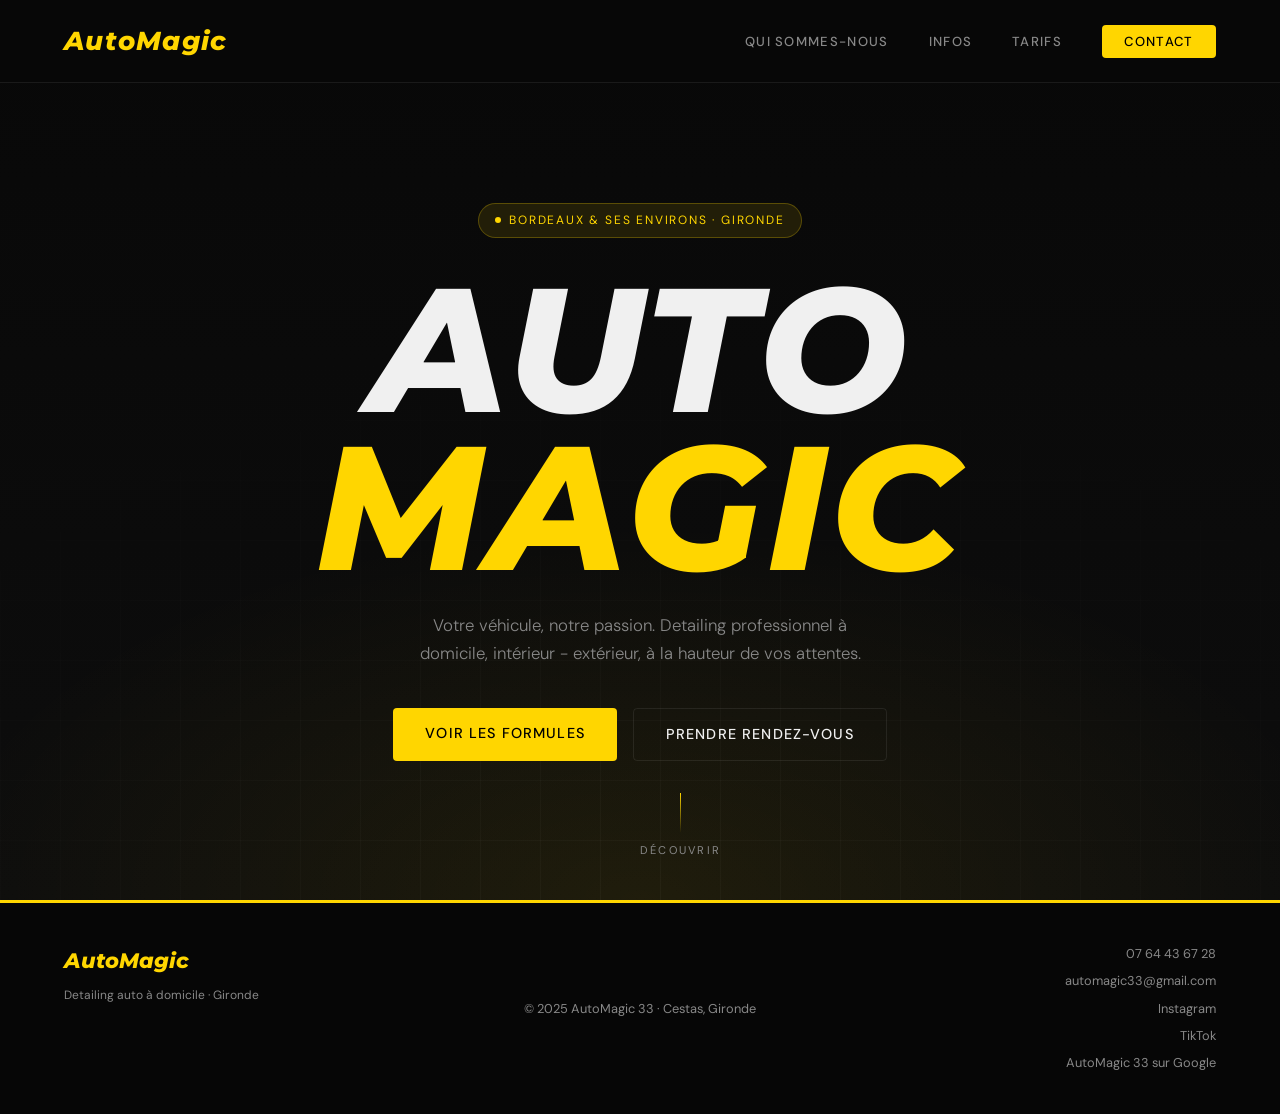
<file: automagic33.html>
<!DOCTYPE html>
<html lang="fr">
<head>
  <meta charset="UTF-8" />
  <meta name="viewport" content="width=device-width, initial-scale=1.0" />
  <title>AutoMagic 33 — Detailing Auto à Domicile</title>
  <link rel="preconnect" href="https://fonts.googleapis.com" />
  <link rel="preconnect" href="https://fonts.gstatic.com" crossorigin />
  <link href="https://fonts.googleapis.com/css2?family=Montserrat:ital,wght@0,400;0,500;0,800;1,800&family=DM+Sans:ital,opsz,wght@0,9..40,300;0,9..40,400;0,9..40,500;1,9..40,300&display=swap" rel="stylesheet" />
  <style>
    *, *::before, *::after { box-sizing: border-box; margin: 0; padding: 0; }

    :root {
      --gold: #FFD600;
      --gold-dim: #c9a800;
      --black: #080808;
      --surface: #111111;
      --surface2: #181818;
      --border: rgba(255,255,255,0.08);
      --text: #f0f0f0;
      --muted: #888;
      --radius: 4px;
    }

    html { scroll-behavior: smooth; }

    body {
      font-family: 'DM Sans', sans-serif;
      background: var(--black);
      color: var(--text);
      font-size: 16px;
      line-height: 1.7;
      overflow-x: hidden;
    }

    /* NAV */
    nav {
      position: fixed;
      top: 0; left: 0; right: 0;
      z-index: 100;
      display: flex;
      align-items: center;
      justify-content: space-between;
      padding: 1.2rem 4rem;
      background: rgba(8,8,8,0.92);
      backdrop-filter: blur(16px);
      border-bottom: 1px solid var(--border);
      transition: padding 0.3s;
    }

    .nav-logo {
      font-family: 'Montserrat', sans-serif;
      font-weight: 800;
      font-style: italic;
      font-size: 1.6rem;
      letter-spacing: 0.05em;
      color: var(--gold);
      text-decoration: none;
    }

    .nav-links {
      display: flex;
      gap: 2.5rem;
      list-style: none;
    }

    .nav-links a {
      color: var(--muted);
      text-decoration: none;
      font-size: 0.82rem;
      letter-spacing: 0.1em;
      text-transform: uppercase;
      font-weight: 500;
      transition: color 0.2s;
    }

    .nav-links a:hover { color: var(--gold); }

    .nav-cta {
      background: var(--gold);
      color: #000 !important;
      padding: 0.5rem 1.4rem;
      border-radius: var(--radius);
      font-weight: 500 !important;
    }

    .nav-cta:hover { background: #fff !important; color: #000 !important; }

    /* BURGER */
    .burger {
      display: none;
      flex-direction: column;
      gap: 5px;
      cursor: pointer;
      background: none;
      border: none;
      padding: 4px;
    }
    .burger span {
      display: block;
      width: 24px;
      height: 2px;
      background: var(--text);
      transition: 0.3s;
    }

    /* MOBILE NAV */
    .mobile-nav {
      display: none;
      position: fixed;
      top: 64px; left: 0; right: 0;
      background: var(--black);
      border-bottom: 1px solid var(--border);
      padding: 1.5rem 2rem;
      z-index: 99;
      flex-direction: column;
      gap: 1.2rem;
    }

    .mobile-nav.open { display: flex; }
    .mobile-nav a {
      color: var(--muted);
      text-decoration: none;
      font-size: 1.1rem;
      letter-spacing: 0.08em;
      text-transform: uppercase;
    }
    .mobile-nav a:hover { color: var(--gold); }

    /* =====================
       PAGE-BASED SECTIONS
    ===================== */
    .page-section {
      min-height: 100vh;
      display: none;
      flex-direction: column;
      position: relative;
    }
    .page-section.active {
      display: flex;
    }

    /* HERO */
    #hero {
      min-height: 100vh;
      display: flex;
      flex-direction: column;
      align-items: center;
      justify-content: center;
      text-align: center;
      position: relative;
      padding: 8rem 2rem 4rem;
      overflow: hidden;
    }

    .hero-bg {
      position: absolute;
      inset: 0;
      background:
        radial-gradient(ellipse 80% 60% at 50% 100%, rgba(255,214,0,0.08) 0%, transparent 70%),
        linear-gradient(180deg, #080808 0%, #0d0d0d 100%);
    }

    .hero-lines {
      position: absolute;
      inset: 0;
      background-image:
        linear-gradient(to right, rgba(255,255,255,0.03) 1px, transparent 1px),
        linear-gradient(to bottom, rgba(255,255,255,0.03) 1px, transparent 1px);
      background-size: 60px 60px;
      mask-image: radial-gradient(ellipse 80% 70% at 50% 100%, black, transparent);
    }

    .hero-badge {
      display: inline-flex;
      align-items: center;
      gap: 0.5rem;
      background: rgba(255,214,0,0.1);
      border: 1px solid rgba(255,214,0,0.25);
      color: var(--gold);
      font-size: 0.75rem;
      letter-spacing: 0.15em;
      text-transform: uppercase;
      padding: 0.4rem 1rem;
      border-radius: 100px;
      margin-bottom: 2rem;
      position: relative;
      animation: fadeUp 0.8s ease both;
    }

    .hero-badge::before {
      content: '';
      width: 6px; height: 6px;
      background: var(--gold);
      border-radius: 50%;
      animation: pulse 2s infinite;
    }

    .hero-title {
      font-family: 'Montserrat', sans-serif;
      font-weight: 800;
      font-style: italic;
      font-size: clamp(4rem, 14vw, 11rem);
      line-height: 0.9;
      letter-spacing: 0.02em;
      position: relative;
      animation: fadeUp 0.8s 0.1s ease both;
      color: var(--text);
    }

    .hero-title span { color: var(--gold); }

    .hero-sub {
      margin-top: 1.5rem;
      font-size: 1.05rem;
      color: var(--muted);
      max-width: 480px;
      font-weight: 300;
      position: relative;
      animation: fadeUp 0.8s 0.2s ease both;
    }

    .hero-actions {
      display: flex;
      gap: 1rem;
      margin-top: 2.5rem;
      position: relative;
      animation: fadeUp 0.8s 0.3s ease both;
      flex-wrap: wrap;
      justify-content: center;
    }

    .btn-primary {
      background: var(--gold);
      color: #000;
      border: none;
      padding: 0.85rem 2rem;
      font-family: 'DM Sans', sans-serif;
      font-size: 0.9rem;
      font-weight: 500;
      letter-spacing: 0.08em;
      text-transform: uppercase;
      cursor: pointer;
      border-radius: var(--radius);
      text-decoration: none;
      transition: background 0.2s, transform 0.15s;
      display: inline-block;
    }

    .btn-primary:hover { background: #fff; transform: translateY(-2px); }

    .btn-outline {
      background: transparent;
      color: var(--text);
      border: 1px solid var(--border);
      padding: 0.85rem 2rem;
      font-family: 'DM Sans', sans-serif;
      font-size: 0.9rem;
      font-weight: 500;
      letter-spacing: 0.08em;
      text-transform: uppercase;
      cursor: pointer;
      border-radius: var(--radius);
      text-decoration: none;
      transition: border-color 0.2s, color 0.2s, transform 0.15s;
      display: inline-block;
    }

    .btn-outline:hover {
      border-color: var(--gold);
      color: var(--gold);
      transform: translateY(-2px);
    }

    .hero-scroll {
      position: absolute;
      bottom: 2.5rem;
      left: 50%;
      transform: translateX(-50%);
      display: flex;
      flex-direction: column;
      align-items: center;
      gap: 0.5rem;
      color: var(--muted);
      font-size: 0.7rem;
      letter-spacing: 0.2em;
      text-transform: uppercase;
      animation: fadeUp 1s 0.6s ease both;
    }

    .scroll-arrow {
      width: 1px;
      height: 40px;
      background: linear-gradient(to bottom, var(--gold), transparent);
      animation: scrollLine 2s infinite;
    }

    /* SECTIONS */
    .section-inner-page {
      flex: 1;
      display: flex;
      flex-direction: column;
      justify-content: center;
      padding: 7rem 4rem;
    }

    .section-label {
      font-size: 0.72rem;
      letter-spacing: 0.25em;
      text-transform: uppercase;
      color: var(--gold);
      margin-bottom: 0.8rem;
      font-weight: 500;
    }

    .section-title {
      font-family: 'Montserrat', sans-serif;
      font-weight: 800;
      font-style: italic;
      font-size: clamp(2.5rem, 6vw, 5rem);
      line-height: 0.95;
      letter-spacing: 0.01em;
      margin-bottom: 1.5rem;
    }

    /* ABOUT */
    #about {
      background: var(--surface);
      border-top: 1px solid var(--border);
      border-bottom: 1px solid var(--border);
    }

    .about-grid {
      display: grid;
      grid-template-columns: 1fr 1fr;
      gap: 5rem;
      max-width: 1100px;
      margin: 0 auto;
      align-items: center;
    }

    /* ABOUT VISUAL */
    .about-visual {
      position: relative;
      display: flex;
      align-items: center;
      justify-content: center;
    }

    .about-icon-wrap {
      width: 280px;
      height: 280px;
      border: 1px solid rgba(255,214,0,0.2);
      border-radius: 50%;
      display: flex;
      align-items: center;
      justify-content: center;
      position: relative;
    }

    .about-icon-wrap::before {
      content: '';
      position: absolute;
      inset: 16px;
      border: 1px solid rgba(255,214,0,0.1);
      border-radius: 50%;
    }

    .about-icon-wrap svg {
      width: 100px;
      height: 100px;
      fill: var(--gold);
      opacity: 0.9;
    }

    .about-stats {
      display: grid;
      grid-template-columns: 1fr 1fr;
      gap: 1rem;
      margin-top: 2.5rem;
    }

    .stat-card {
      background: var(--surface2);
      border: 1px solid var(--border);
      border-radius: var(--radius);
      padding: 1.2rem;
    }

    .stat-num {
      font-family: 'Montserrat', sans-serif;
      font-weight: 800;
      font-style: italic;
      font-size: 2.4rem;
      color: var(--gold);
      line-height: 1;
    }

    .stat-label {
      font-size: 0.78rem;
      color: var(--muted);
      text-transform: uppercase;
      letter-spacing: 0.1em;
      margin-top: 0.3rem;
    }

    /* SERVICES / TARIFS */
    #tarifs { background: var(--black); }
    .tarifs-inner {
      max-width: 1200px;
      margin: 0 auto;
    }

    .tarifs-tabs {
      display: flex;
      gap: 0.5rem;
      margin-bottom: 3rem;
      background: var(--surface);
      border: 1px solid var(--border);
      border-radius: var(--radius);
      padding: 0.4rem;
      width: fit-content;
      flex-wrap: wrap;
    }

    .tab-btn {
      background: none;
      border: none;
      color: var(--muted);
      font-family: 'DM Sans', sans-serif;
      font-size: 0.82rem;
      letter-spacing: 0.1em;
      text-transform: uppercase;
      padding: 0.6rem 1.2rem;
      cursor: pointer;
      border-radius: 2px;
      transition: background 0.2s, color 0.2s;
      white-space: nowrap;
    }

    .tab-btn.active {
      background: var(--gold);
      color: #000;
      font-weight: 500;
    }

    .tab-content { display: none; }
    .tab-content.active { display: block; }

    .formule-grid {
      display: grid;
      grid-template-columns: repeat(auto-fit, minmax(280px, 1fr));
      gap: 1.5rem;
    }

    .formule-card {
      background: var(--surface);
      border: 1px solid var(--border);
      border-radius: 8px;
      padding: 2rem;
      position: relative;
      transition: border-color 0.2s, transform 0.2s;
    }

    .formule-card:hover {
      border-color: rgba(255,214,0,0.3);
      transform: translateY(-3px);
    }

    .formule-card.featured {
      border-color: var(--gold);
    }

    .formule-badge {
      position: absolute;
      top: -12px; left: 1.5rem;
      background: var(--gold);
      color: #000;
      font-size: 0.65rem;
      font-weight: 500;
      letter-spacing: 0.15em;
      text-transform: uppercase;
      padding: 0.25rem 0.75rem;
      border-radius: 100px;
    }

    .formule-name {
      font-family: 'Montserrat', sans-serif;
      font-weight: 800;
      font-style: italic;
      font-size: 1.6rem;
      letter-spacing: 0.02em;
      margin-bottom: 0.25rem;
    }

    .formule-price {
      font-size: 2.5rem;
      font-weight: 300;
      color: var(--gold);
      margin-bottom: 1rem;
      line-height: 1;
    }

    .formule-price span {
      font-size: 1rem;
      color: var(--muted);
      margin-left: 2px;
    }

    .formule-duration {
      display: inline-flex;
      align-items: center;
      gap: 0.4rem;
      background: rgba(255,214,0,0.08);
      border: 1px solid rgba(255,214,0,0.18);
      color: var(--gold);
      font-size: 0.75rem;
      letter-spacing: 0.08em;
      padding: 0.25rem 0.75rem;
      border-radius: 100px;
      margin-bottom: 1.2rem;
    }

    .formule-items {
      list-style: none;
      display: flex;
      flex-direction: column;
      gap: 0.6rem;
    }

    .formule-items li {
      display: flex;
      align-items: flex-start;
      gap: 0.75rem;
      font-size: 0.9rem;
      color: #ccc;
    }

    .formule-items li::before {
      content: '✓';
      color: var(--gold);
      font-size: 0.85rem;
      margin-top: 2px;
      flex-shrink: 0;
    }

    /* OPTIONS */
    .options-list {
      display: grid;
      grid-template-columns: repeat(auto-fit, minmax(300px, 1fr));
      gap: 1rem;
      margin-top: 1rem;
    }

    .option-card {
      background: var(--surface);
      border: 1px solid var(--border);
      border-radius: 8px;
      padding: 1.5rem;
      display: flex;
      justify-content: space-between;
      align-items: flex-start;
      gap: 1rem;
      transition: border-color 0.2s;
    }

    .option-card:hover { border-color: rgba(255,214,0,0.3); }

    .option-info { flex: 1; }
    .option-name {
      font-weight: 500;
      margin-bottom: 0.3rem;
      font-size: 0.95rem;
    }

    .option-desc {
      font-size: 0.82rem;
      color: var(--muted);
      line-height: 1.5;
    }

    .option-price {
      font-family: 'Montserrat', sans-serif;
      font-weight: 800;
      font-style: italic;
      font-size: 1.4rem;
      color: var(--gold);
      white-space: nowrap;
      flex-shrink: 0;
    }

    /* DETAILING SECTION */
    .detailing-intro {
      background: rgba(255,214,0,0.04);
      border: 1px solid rgba(255,214,0,0.15);
      border-radius: 8px;
      padding: 1.5rem 2rem;
      margin-bottom: 2.5rem;
      font-size: 0.92rem;
      color: var(--muted);
      line-height: 1.7;
    }

    .detailing-intro strong { color: var(--gold); }

    .detailing-grid {
      display: grid;
      grid-template-columns: repeat(auto-fit, minmax(300px, 1fr));
      gap: 1.5rem;
    }

    .detailing-card {
      background: var(--surface);
      border: 1px solid var(--border);
      border-radius: 8px;
      padding: 2rem;
      position: relative;
      transition: border-color 0.2s, transform 0.2s;
    }

    .detailing-card:hover {
      border-color: rgba(255,214,0,0.3);
      transform: translateY(-3px);
    }

    .detailing-card-badge {
      display: inline-block;
      background: rgba(255,214,0,0.12);
      border: 1px solid rgba(255,214,0,0.3);
      color: var(--gold);
      font-size: 0.62rem;
      font-weight: 500;
      letter-spacing: 0.15em;
      text-transform: uppercase;
      padding: 0.2rem 0.65rem;
      border-radius: 100px;
      margin-bottom: 0.8rem;
    }

    .detailing-card-name {
      font-family: 'Montserrat', sans-serif;
      font-weight: 800;
      font-style: italic;
      font-size: 1.4rem;
      margin-bottom: 0.3rem;
    }

    .detailing-card-desc {
      font-size: 0.85rem;
      color: var(--muted);
      margin-bottom: 1rem;
      line-height: 1.5;
    }

    .detailing-duration {
      display: inline-flex;
      align-items: center;
      gap: 0.4rem;
      background: rgba(255,214,0,0.08);
      border: 1px solid rgba(255,214,0,0.18);
      color: var(--gold);
      font-size: 0.75rem;
      letter-spacing: 0.08em;
      padding: 0.25rem 0.75rem;
      border-radius: 100px;
      margin-bottom: 1.2rem;
    }

    .detailing-items {
      list-style: none;
      display: flex;
      flex-direction: column;
      gap: 0.5rem;
    }

    .detailing-items li {
      display: flex;
      align-items: flex-start;
      gap: 0.75rem;
      font-size: 0.88rem;
      color: #ccc;
    }

    .detailing-items li::before {
      content: '◆';
      color: var(--gold);
      font-size: 0.5rem;
      margin-top: 6px;
      flex-shrink: 0;
    }

    .detailing-price-note {
      margin-top: 1.5rem;
      font-size: 0.8rem;
      color: var(--muted);
      border-top: 1px solid var(--border);
      padding-top: 1rem;
      font-style: italic;
    }

    /* INFO SECTION */
    #infos {
      background: var(--surface);
      border-top: 1px solid var(--border);
      border-bottom: 1px solid var(--border);
    }

    .infos-grid {
      display: grid;
      grid-template-columns: repeat(auto-fit, minmax(220px, 1fr));
      gap: 1.5rem;
      max-width: 1000px;
      margin: 3rem auto 0;
    }

    .info-card {
      border-left: 2px solid var(--gold);
      padding-left: 1.5rem;
    }

    .info-icon {
      font-size: 1.8rem;
      margin-bottom: 0.8rem;
    }

    .info-title {
      font-weight: 500;
      margin-bottom: 0.4rem;
    }

    .info-text {
      font-size: 0.88rem;
      color: var(--muted);
      line-height: 1.6;
    }

    /* CONTACT */
    #contact {
      background: var(--black);
    }

    .contact-inner {
      max-width: 720px;
      margin: 0 auto;
      text-align: center;
    }

    .contact-links {
      display: grid;
      grid-template-columns: repeat(3, 1fr);
      gap: 1rem;
      margin-top: 3rem;
      text-align: left;
    }

    /* Last row: 2 cards → center them */
    .contact-links .contact-card:nth-child(4),
    .contact-links .contact-card:nth-child(5) {
      grid-column: auto;
    }

    /* Centering the last 2 items in a 3-col grid */
    .contact-links-row2 {
      display: flex;
      justify-content: center;
      gap: 1rem;
      margin-top: 1rem;
      text-align: left;
    }

    .contact-links-row2 .contact-card {
      width: calc(33.333% - 0.5rem);
      max-width: 220px;
    }

    .contact-card {
      display: flex;
      align-items: center;
      gap: 1rem;
      background: var(--surface);
      border: 1px solid var(--border);
      border-radius: 8px;
      padding: 1.2rem 1.5rem;
      text-decoration: none;
      color: var(--text);
      transition: border-color 0.2s, color 0.2s;
      min-width: 0;
    }

    .contact-card:hover { border-color: var(--gold); color: var(--gold); }

    .contact-card-icon {
      width: 40px;
      height: 40px;
      background: rgba(255,214,0,0.1);
      border-radius: 8px;
      display: flex;
      align-items: center;
      justify-content: center;
      font-size: 1.2rem;
      flex-shrink: 0;
    }

    .contact-card-label {
      font-size: 0.72rem;
      color: var(--muted);
      text-transform: uppercase;
      letter-spacing: 0.1em;
    }

    .contact-card-value {
      font-weight: 500;
      font-size: 0.88rem;
      margin-top: 1px;
      word-break: break-all;
    }

    .zone-info {
      margin-top: 2.5rem;
      padding: 1.5rem;
      background: rgba(255,214,0,0.06);
      border: 1px solid rgba(255,214,0,0.2);
      border-radius: 8px;
      font-size: 0.9rem;
      color: #ccc;
    }

    /* FOOTER */
    footer {
      border-top: 3px solid var(--gold);
      padding: 2.5rem 4rem;
      display: grid;
      grid-template-columns: 1fr 1fr 1fr;
      align-items: start;
      gap: 1rem;
      background: #060606;
    }

    .footer-left {
      display: flex;
      flex-direction: column;
      gap: 0.4rem;
    }

    .footer-center {
      text-align: center;
      color: var(--muted);
      font-size: 0.8rem;
      align-self: center;
    }

    .footer-right {
      display: flex;
      flex-direction: column;
      align-items: flex-end;
      gap: 0.35rem;
    }

    .footer-right a, .footer-right span {
      color: var(--muted);
      font-size: 0.8rem;
      text-decoration: none;
      transition: color 0.2s;
      text-align: right;
    }

    .footer-right a:hover { color: var(--gold); }

    .footer-logo {
      font-family: 'Montserrat', sans-serif;
      font-weight: 800;
      font-style: italic;
      font-size: 1.3rem;
      color: var(--gold);
      text-decoration: none;
    }

    .footer-tagline {
      font-size: 0.75rem;
      color: var(--muted);
    }

    @media (max-width: 900px) {
      footer {
        grid-template-columns: 1fr;
        padding: 2rem 1.5rem;
        gap: 1.5rem;
      }
      .footer-right { align-items: flex-start; }
      .footer-center { text-align: left; }
    }

    .section-inner {
      max-width: 1100px;
      margin: 0 auto;
    }

    /* ANIMATIONS */
    @keyframes fadeUp {
      from { opacity: 0; transform: translateY(20px); }
      to { opacity: 1; transform: translateY(0); }
    }

    @keyframes pulse {
      0%, 100% { opacity: 1; }
      50% { opacity: 0.3; }
    }

    @keyframes scrollLine {
      0% { transform: scaleY(0); transform-origin: top; opacity: 1; }
      50% { transform: scaleY(1); transform-origin: top; opacity: 1; }
      100% { transform: scaleY(1); transform-origin: bottom; opacity: 0; }
    }

    .reveal {
      opacity: 0;
      transform: translateY(28px);
      transition: opacity 0.7s ease, transform 0.7s ease;
    }

    .reveal.visible {
      opacity: 1;
      transform: none;
    }

    /* RESPONSIVE */
    @media (max-width: 900px) {
      nav { padding: 1rem 1.5rem; }
      .nav-links { display: none; }
      .burger { display: flex; }
      .section-inner-page { padding: 5rem 1.5rem; }
      .about-grid { grid-template-columns: 1fr; gap: 3rem; }
      .about-visual { display: none; }
      footer { padding: 2rem 1.5rem; flex-direction: column; align-items: flex-start; }
      .contact-links { grid-template-columns: 1fr 1fr; }
      .contact-links-row2 .contact-card { width: calc(50% - 0.5rem); max-width: none; }
    }

    @media (max-width: 600px) {
      .contact-links { grid-template-columns: 1fr; }
      .contact-links-row2 { flex-direction: column; }
      .contact-links-row2 .contact-card { width: 100%; max-width: none; }
    }
  </style>
</head>
<body>

<!-- NAVIGATION -->
<nav id="navbar">
  <a href="#" class="nav-logo" onclick="showPage('hero'); return false;">AutoMagic</a>
  <ul class="nav-links">
    <li><a href="#" onclick="showPage('about'); return false;">Qui sommes-nous</a></li>
    <li><a href="#" onclick="showPage('infos'); return false;">Infos</a></li>
    <li><a href="#" onclick="showPage('tarifs'); return false;">Tarifs</a></li>
    <li><a href="#" class="nav-cta" onclick="showPage('contact'); return false;">Contact</a></li>
  </ul>
  <button class="burger" id="burger" aria-label="Menu">
    <span></span><span></span><span></span>
  </button>
</nav>

<div class="mobile-nav" id="mobileNav">
  <a href="#" onclick="showPage('about'); closeMobile(); return false;">Qui sommes-nous</a>
  <a href="#" onclick="showPage('infos'); closeMobile(); return false;">Infos</a>
  <a href="#" onclick="showPage('tarifs'); closeMobile(); return false;">Tarifs</a>
  <a href="#" onclick="showPage('contact'); closeMobile(); return false;">Contact</a>
</div>

<!-- ===================== HERO PAGE ===================== -->
<section id="page-hero" class="page-section active">
  <div id="hero" style="flex:1; display:flex; flex-direction:column; align-items:center; justify-content:center; text-align:center; padding:8rem 2rem 4rem; position:relative; overflow:hidden;">
    <div class="hero-bg"></div>
    <div class="hero-lines"></div>
    <div class="hero-badge">Bordeaux & ses environs · Gironde</div>
    <h1 class="hero-title">AUTO<br><span>MAGIC</span></h1>
    <p class="hero-sub">Votre véhicule, notre passion. Detailing professionnel 
      à domicile, intérieur - extérieur, à la hauteur de vos attentes.</p>
    <div class="hero-actions">
      <a href="#" class="btn-primary" onclick="showPage('tarifs'); return false;">Voir les formules</a>
      <a href="#" class="btn-outline" onclick="showPage('contact'); return false;">Prendre rendez-vous</a>
    </div>
    <div class="hero-scroll">
      <div class="scroll-arrow"></div>
      <span>Découvrir</span>
    </div>
  </div>
</section>

<!-- ===================== ABOUT PAGE ===================== -->
<section id="page-about" class="page-section" style="background: var(--surface); border-top: 1px solid var(--border);">
  <div class="section-inner-page">
    <div class="about-grid">
      <div class="about-visual">
        <div class="about-icon-wrap">
          <svg viewBox="0 0 100 100" xmlns="http://www.w3.org/2000/svg">
            <path d="M10 65 Q15 45 30 42 L40 30 Q48 22 60 22 L75 22 Q85 22 88 30 L92 42 Q96 44 97 55 L97 65 Q97 68 94 68 L88 68 Q88 75 82 78 Q76 81 70 78 Q64 75 64 68 L36 68 Q36 75 30 78 Q24 81 18 78 Q12 75 12 68 L10 68 Q7 68 7 65 Z"/>
            <circle cx="24" cy="68" r="8" fill="none" stroke="#000" stroke-width="2"/>
            <circle cx="76" cy="68" r="8" fill="none" stroke="#000" stroke-width="2"/>
          </svg>
        </div>
      </div>
      <div>
        <p class="section-label">Notre histoire</p>
        <h2 class="section-title">Qui<br>sommes-nous</h2>
        <p style="color: var(--muted); font-size: 1rem; max-width: 480px; font-weight: 300;">
          Passionné par l'automobile depuis toujours, j'ai lancé Auto Magic à 18 ans avec une seule ambition : 
          redonner vie à vos véhicules grâce à un nettoyage et un detailing minutieux. Chaque voiture mérite un soin 
          unique. Avec plus d'un an d'expérience, nous nous engageons à vous offrir un service de qualité, soigné et personnalisé.
        </p>
        <div class="about-stats">
          <div class="stat-card">
            <div class="stat-num">100%</div>
            <div class="stat-label">À domicile</div>
          </div>
          <div class="stat-card">
            <div class="stat-num">Pro</div>
            <div class="stat-label">Produits professionnels & respectueux</div>
          </div>
          <div class="stat-card">
            <div class="stat-num">★★★★★</div>
            <div class="stat-label">Service personnalisé</div>
          </div>
          <div class="stat-card">
            <div class="stat-num">33</div>
            <div class="stat-label">Gironde</div>
          </div>
        </div>
      </div>
    </div>
  </div>
</section>

<!-- ===================== INFOS PAGE ===================== -->
<section id="page-infos" class="page-section" style="background: var(--surface); border-top: 1px solid var(--border);">
  <div class="section-inner-page">
    <div class="section-inner">
      <p class="section-label reveal">Le service</p>
      <h2 class="section-title reveal">Detailing pro,<br>chez vous</h2>
      <p style="color: var(--muted); max-width: 600px; font-weight: 300;" class="reveal">
        Grâce à des techniques avancées et des produits professionnels, écologiques et sans danger pour votre véhicule, nous redonnons à votre voiture tout son éclat — intérieur comme extérieur.
      </p>
      <div class="infos-grid">
        <div class="info-card reveal">
          <div class="info-icon">🏡</div>
          <div class="info-title">À domicile</div>
          <div class="info-text">Pas besoin de vous déplacer. Nous intervenons directement chez vous, à l'heure qui vous convient.</div>
        </div>
        <div class="info-card reveal">
          <div class="info-icon">🌿</div>
          <div class="info-title">Produits professionnels & respectueux</div>
          <div class="info-text">Des produits de qualité supérieure, développés pour prendre soin de votre véhicule.</div>
        </div>
        <div class="info-card reveal">
          <div class="info-icon">🎯</div>
          <div class="info-title">Service personnalisé</div>
          <div class="info-text">Chaque véhicule est unique. Nous nous adaptons à vos besoins et à l'état de votre voiture.</div>
        </div>
        <div class="info-card reveal">
          <div class="info-icon">📍</div>
          <div class="info-title">Bordeaux & environs</div>
          <div class="info-text">Service disponible dans toute la Gironde.</div>
        </div>
      </div>
    </div>
  </div>
</section>

<!-- ===================== TARIFS PAGE ===================== -->
<section id="page-tarifs" class="page-section" style="background: var(--black);">
  <div class="section-inner-page">
    <div class="tarifs-inner">
      <p class="section-label reveal">Formules</p>
      <h2 class="section-title reveal">Nos tarifs</h2>

      <div class="tarifs-tabs reveal">
        <button class="tab-btn active" onclick="showTab('interieures', this)">Intérieures</button>
        <button class="tab-btn" onclick="showTab('exterieures', this)">Extérieures</button>
        <button class="tab-btn" onclick="showTab('completes', this)">Complètes</button>
        <button class="tab-btn" onclick="showTab('detailing', this)">Detailing & Rénovation</button>
        <button class="tab-btn" onclick="showTab('options', this)">Options</button>
        <button class="tab-btn" onclick="showTab('autre', this)">Canapés et tapisseries</button>
      </div>

      <!-- INTÉRIEURES -->
      <div class="tab-content active" id="tab-interieures">
        <div class="formule-grid">
          <div class="formule-card">
            <div class="formule-name">Confort</div>
            <div class="formule-price">40€<span>/prestation</span></div>
            <div class="formule-duration">⏱ Durée moyenne : 2h - 2h30</div>
            <ul class="formule-items">
              <li>Dépoussiérage et aspiration de l'habitacle</li>
              <li>Nettoyage et rénovation des plastiques</li>
              <li>Nettoyage des plastiques</li>
            </ul>
          </div>
          <div class="formule-card featured">
            <div class="formule-badge">Recommandé</div>
            <div class="formule-name">Prestige</div>
            <div class="formule-price">50€<span>/prestation</span></div>
            <div class="formule-duration">⏱ Durée moyenne : 3h - 3h30</div>
            <ul class="formule-items">
              <li>Formule Confort incluse</li>
              <li>Shampouinage des sièges et/ou nettoyage et protection des cuirs</li>
              <li>Désodorisation de l'habitacle</li>
            </ul>
          </div>
        </div>
      </div>

      <!-- EXTÉRIEURES -->
      <div class="tab-content" id="tab-exterieures">
        <div class="formule-grid">
          <div class="formule-card">
            <div class="formule-name">Extérieure</div>
            <div class="formule-price">30€<span>/prestation</span></div>
            <div class="formule-duration">⏱ Durée moyenne : 1h – 1h30</div>
            <ul class="formule-items">
              <li>Nettoyage des jantes</li>
              <li>Prélavage du véhicule</li>
              <li>Lavage manuel de la carrosserie</li>
              <li>Séchage du véhicule</li>
              <li>Rénovation des pneumatiques et plastiques extérieurs</li>
            </ul>
          </div>
          <div class="formule-card featured">
            <div class="formule-badge">Recommandé</div>
            <div class="formule-name">Déperlante</div>
            <div class="formule-price">40€<span>/prestation</span></div>
            <div class="formule-duration">⏱ Durée moyenne : 1h15 - 1h45</div>
            <ul class="formule-items">
              <li>Formule Extérieure incluse</li>
              <li>Cire déperlance sur l'entièreté de la carrosserie</li>
              <li>Déperlance importante et effet "gloss"</li>
              <li>Protège des intempéries et facilite les prochains nettoyages</li>
              <li>Déperlance importante et effet "gloss"</li>
            </ul>
          </div>
        </div>
      </div>

      <!-- COMPLÈTES -->
      <div class="tab-content" id="tab-completes">
        <div class="formule-grid">
          <div class="formule-card">
            <div class="formule-name">Complète</div>
            <div class="formule-price">60€<span>/prestation</span></div>
            <div class="formule-duration">⏱ Durée moyenne : 3h – 3h30</div>
            <ul class="formule-items">
              <li>Formule Confort (intérieure)</li>
              <li>Formule Extérieure</li>
            </ul>
          </div>
          <div class="formule-card">
            <div class="formule-name">Intermédiaire</div>
            <div class="formule-price">70€<span>/prestation</span></div>
            <div class="formule-duration">⏱ Durée moyenne : 3h30 – 4h30</div>
            <ul class="formule-items">
              <li>Formule Confort + Déperlante</li>
              <li>OU Formule Prestige + Extérieure</li>
            </ul>
          </div>
          <div class="formule-card featured">
            <div class="formule-badge">Premium</div>
            <div class="formule-name">Concession</div>
            <div class="formule-price">80€<span>/prestation</span></div>
            <div class="formule-duration">⏱ Durée moyenne : 4h – 5h</div>
            <ul class="formule-items">
              <li>Formule Prestige (intérieure)</li>
              <li>Formule Déperlante (extérieure)</li>
              <li>Le traitement le plus complet</li>
            </ul>
          </div>
        </div>
      </div>

      <!-- DETAILING & RÉNOVATION -->
      <div class="tab-content" id="tab-detailing">
        <div class="detailing-intro">
          <strong>Prestations 100% sur-mesure</strong> — Chaque intervention est adaptée à l'état et aux besoins spécifiques de votre véhicule. Les tarifs sont établis sur devis après diagnostic. Contactez-moi pour obtenir une estimation personnalisée.
        </div>
        <div class="detailing-grid">
          <div class="detailing-card">
            <div class="detailing-card-badge">Sur devis</div>
            <div class="detailing-card-name">Detailing sur-mesure</div>
            <div class="detailing-card-desc">Une prestation 100% personnalisée et adaptée à vos besoins. Cette liste contient uniqument des exemples de ce que nous proposons.</div>
            <div class="detailing-duration">⏱ Durée moyenne : à définir</div>
            <ul class="formule-items">
              <li>Sorties de grange</li>
              <li>Véhicules agricoles, engins de chantier, poids lourds, etc...</li>
              <li>Nettoyage avec démontage (roues, sièges, moquettes...)</li>
              <li>Rénovation totale des joints et/ou plastiques extérieurs (nettoyage, ponçage, soin) - matière neuve</li>
              <li>Polissage d'éléments extérieurs et/ou rayures</li>
              <li>Etc...</li>
            </ul>
            <div class="detailing-price-note">Tarif sur-mesure — devis gratuit</div>
        </div>
      </div>
      </div>
      <!-- OPTIONS -->
      <div class="tab-content" id="tab-options">
        <div class="options-list">
          <div class="option-card">
            <div class="option-info">
              <div class="option-name">Rénovation des optiques</div>
              <div class="option-desc">Polissage complet pour retirer l'oxydation et les micro-rayures. Idéal avant le contrôle technique ou pour retrouver le confort de conduite de nuit.</div>
            </div>
            <div class="option-price">35€<br><span style="font-size:0.75rem;color:var(--muted);font-family:'DM Sans'">/ paire</span></div>
          </div>
          <div class="option-card">
            <div class="option-info">
              <div class="option-name">Décontamination chimique</div>
              <div class="option-desc">Décontamination ferreuse de l'entièreté de la carrosserie. Meilleure durabilité de la cire.</div>
            </div>
            <div class="option-price">10€</div>
          </div>
          <div class="option-card">
            <div class="option-info">
              <div class="option-name">Poils d'animaux</div>
              <div class="option-desc">Pour les véhicules avec une forte présence de poils. Nettoyage en profondeur de l'habitacle.</div>
            </div>
            <div class="option-price">10€</div>
          </div>
          <div class="option-card">
            <div class="option-info">
              <div class="option-name">Baie moteur</div>
              <div class="option-desc">Nettoyage manuel complet du compartiment moteur, sans eau sous pression.</div>
            </div>
            <div class="option-price">20€</div>
          </div>
          <div class="option-card">
            <div class="option-info">
              <div class="option-name">Longue distance</div>
              <div class="option-desc">Pour les prestations situées à plus de 20 km de notre secteur.</div>
            </div>
            <div class="option-price">5€<br><span style="font-size:0.75rem;color:var(--muted);font-family:'DM Sans'">/ 20 km sup.</span></div>
          </div>
          <div class="option-card">
            <div class="option-info">
              <div class="option-name">Grands gabarits</div>
              <div class="option-desc">Pour les véhicules de +5 places et les utilitaires.</div>
            </div>
            <div class="option-price">10€<br><span style="font-size:0.75rem;color:var(--muted);font-family:'DM Sans'">à partir de</span></div>
          </div>
          <div class="option-card">
            <div class="option-info">
              <div class="option-name">Imprévu</div>
              <div class="option-desc">Vomi, moisissure importante ou toute situation extrême. Sur devis.</div>
            </div>
            <div class="option-price">10€ <br><span style="font-size:0.75rem;color:var(--muted);font-family:'DM Sans'">à partir de</span></div>
          </div>
        </div>
      </div>
         <!-- CANAPéS ET TAPISSERIES -->
          <div class="tab-content" id="tab-autre">
        <div class="detailing-intro">
          <strong>Prestations à domicile</strong> — Chaque intervention est adaptée à vos besoins, nous venons à vous. Les tarifs sont établis sur devis après diagnostic. Contactez-moi pour obtenir une estimation personnalisée.
        </div>
        <div class="detailing-grid">
          <div class="detailing-card">
            <div class="detailing-card-badge">Sur devis</div>
            <div class="detailing-card-name">Nettoyage de canapés, fauteuils et tapisseries</div>
            <div class="detailing-card-desc">Idéal pour le mobilier de maison et éléments ne pouvant être lavés facilement.</div>
            <div class="detailing-duration">⏱ Durée moyenne : à définir</div>
            <ul class="formule-items">
              <li>Canapés</li>
              <li>Fauteuils</li>
              <li>Tapisseries</li>
              <li>Matelas</li>
              <li>Toutes matières - Cuir, tissus, velours...</li>
              <li>Etc...</li>
            </ul>
            <div class="detailing-price-note">Tarif sur-mesure — devis gratuit</div>
        </div>
      </div>
      </div>

    </div>
  </div>
</section>

<!-- ===================== CONTACT PAGE ===================== -->
<section id="page-contact" class="page-section" style="background: var(--black);">
  <div class="section-inner-page">
    <div class="contact-inner">
      <p class="section-label reveal">Contactez-nous</p>
      <h2 class="section-title reveal">Prêt à redonner<br>vie à votre voiture ?</h2>
      <p style="color: var(--muted); font-weight: 300;" class="reveal">
        Contact par téléphone, email ou via les réseaux sociaux pour prendre rendez-vous ou obtenir un devis.
      </p>

      <!-- Row 1: 3 cards -->
      <div class="contact-links reveal">
        <a href="tel:0764436728" class="contact-card">
          <div class="contact-card-icon">📞</div>
          <div>
            <div class="contact-card-label">Téléphone</div>
            <div class="contact-card-value">07 64 43 67 28</div>
          </div>
        </a>
        <a href="mailto:automagic33@gmail.com" class="contact-card">
          <div class="contact-card-icon">✉️</div>
          <div>
            <div class="contact-card-label">Email</div>
            <div class="contact-card-value">automagic33@gmail.com</div>
          </div>
        </a>
        <a href="https://www.instagram.com/automagic_33/" target="_blank" class="contact-card">
          <div class="contact-card-icon">📸</div>
          <div>
            <div class="contact-card-label">Instagram</div>
            <div class="contact-card-value">@automagic_33</div>
          </div>
        </a>
      </div>

      <!-- Row 2: 2 cards centered -->
      <div class="contact-links-row2 reveal">
        <a href="https://www.tiktok.com/@automagic33" target="_blank" class="contact-card">
          <div class="contact-card-icon">🎵</div>
          <div>
            <div class="contact-card-label">TikTok</div>
            <div class="contact-card-value">@automagic33</div>
          </div>
        </a>
        <a href="https://maps.app.goo.gl/5RrxEkA9PpwBNwDk7" target="_blank" class="contact-card">
          <div class="contact-card-icon">📍</div>
          <div>
            <div class="contact-card-label">Page Google</div>
            <div class="contact-card-value">AutoMagic 33</div>
          </div>
        </a>
      </div>

      <div class="zone-info reveal">
       ⚠️ Chaque prestation nécessite un <strong>accès à l'électricité</strong> à moins de 50m. Un accès à l'eau est <strong>recommandé mais non obligatoire</strong> en cas de prestation extérieure.
      </div>
    </div>
  </div>
</section>

<!-- FOOTER (always visible) -->
<footer>
  <div class="footer-left">
    <a href="#" class="footer-logo" onclick="showPage('hero'); return false;">AutoMagic</a>
    <span class="footer-tagline">Detailing auto à domicile · Gironde</span>
  </div>

  <div class="footer-center">
    © 2025 AutoMagic 33 · Cestas, Gironde
  </div>

  <div class="footer-right">
    <a href="tel:0764436728">07 64 43 67 28</a>
    <a href="mailto:automagic33@gmail.com">automagic33@gmail.com</a>
    <a href="https://www.instagram.com/automagic_33/" target="_blank">Instagram</a>
    <a href="https://www.tiktok.com/@automagic33" target="_blank">TikTok</a>
    <a href="https://maps.app.goo.gl/5RrxEkA9PpwBNwDk7" target="_blank">AutoMagic 33 sur Google</a>
  </div>
</footer>

<script>
  // PAGE NAVIGATION
  const pages = ['hero', 'about', 'infos', 'tarifs', 'contact'];

  function showPage(id) {
    pages.forEach(p => {
      const el = document.getElementById('page-' + p);
      if (el) el.classList.remove('active');
    });
    const target = document.getElementById('page-' + id);
    if (target) {
      target.classList.add('active');
      window.scrollTo(0, 0);
      // trigger reveals on the newly shown page
      setTimeout(() => {
        const reveals = target.querySelectorAll('.reveal');
        reveals.forEach((el, i) => {
          setTimeout(() => el.classList.add('visible'), i * 80);
        });
      }, 50);
    }
  }

  // BURGER MENU
  const burger = document.getElementById('burger');
  const mobileNav = document.getElementById('mobileNav');

  burger.addEventListener('click', () => {
    mobileNav.classList.toggle('open');
  });

  function closeMobile() {
    mobileNav.classList.remove('open');
  }

  // TABS
  function showTab(id, btn) {
    document.querySelectorAll('.tab-content').forEach(t => t.classList.remove('active'));
    document.querySelectorAll('.tab-btn').forEach(b => b.classList.remove('active'));
    document.getElementById('tab-' + id).classList.add('active');
    btn.classList.add('active');
  }

  // Init hero reveals
  document.querySelectorAll('#page-hero .reveal').forEach((el, i) => {
    setTimeout(() => el.classList.add('visible'), 300 + i * 80);
  });
</script>
</body>
</html>
</file>
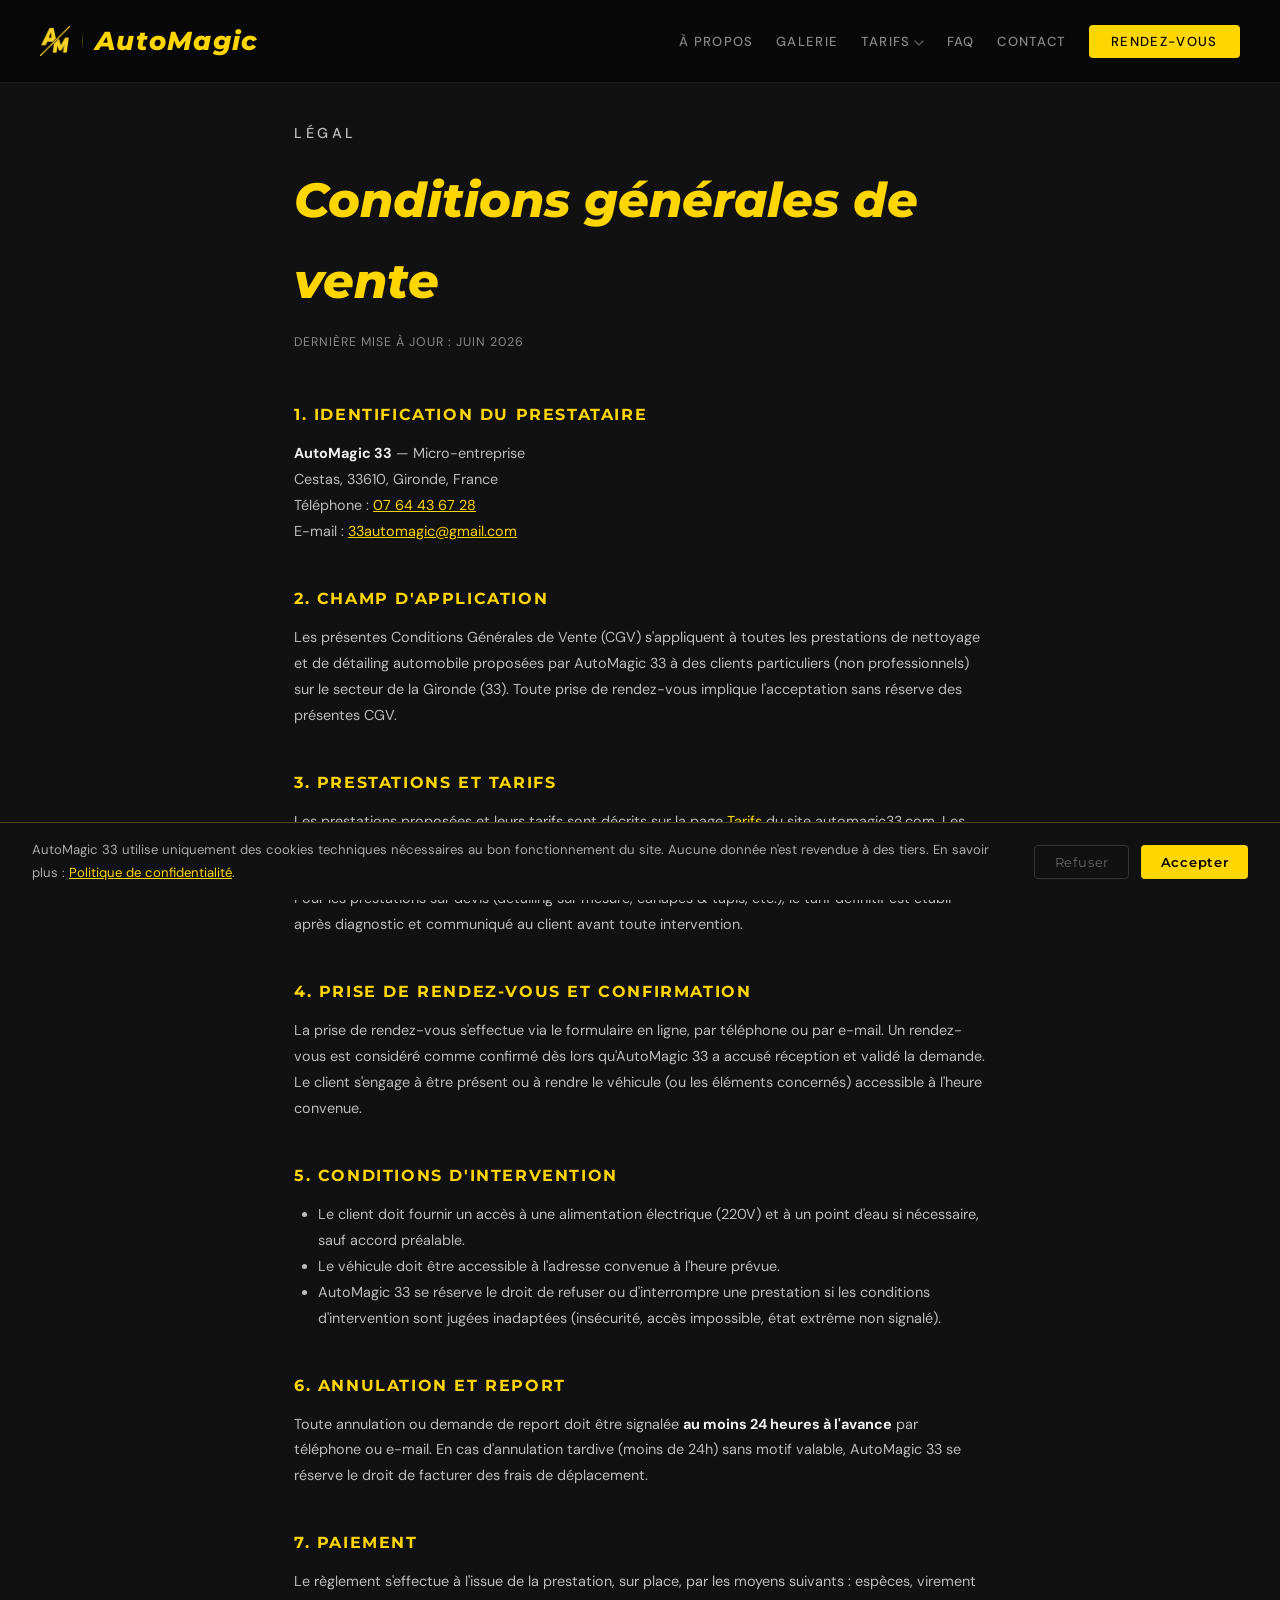
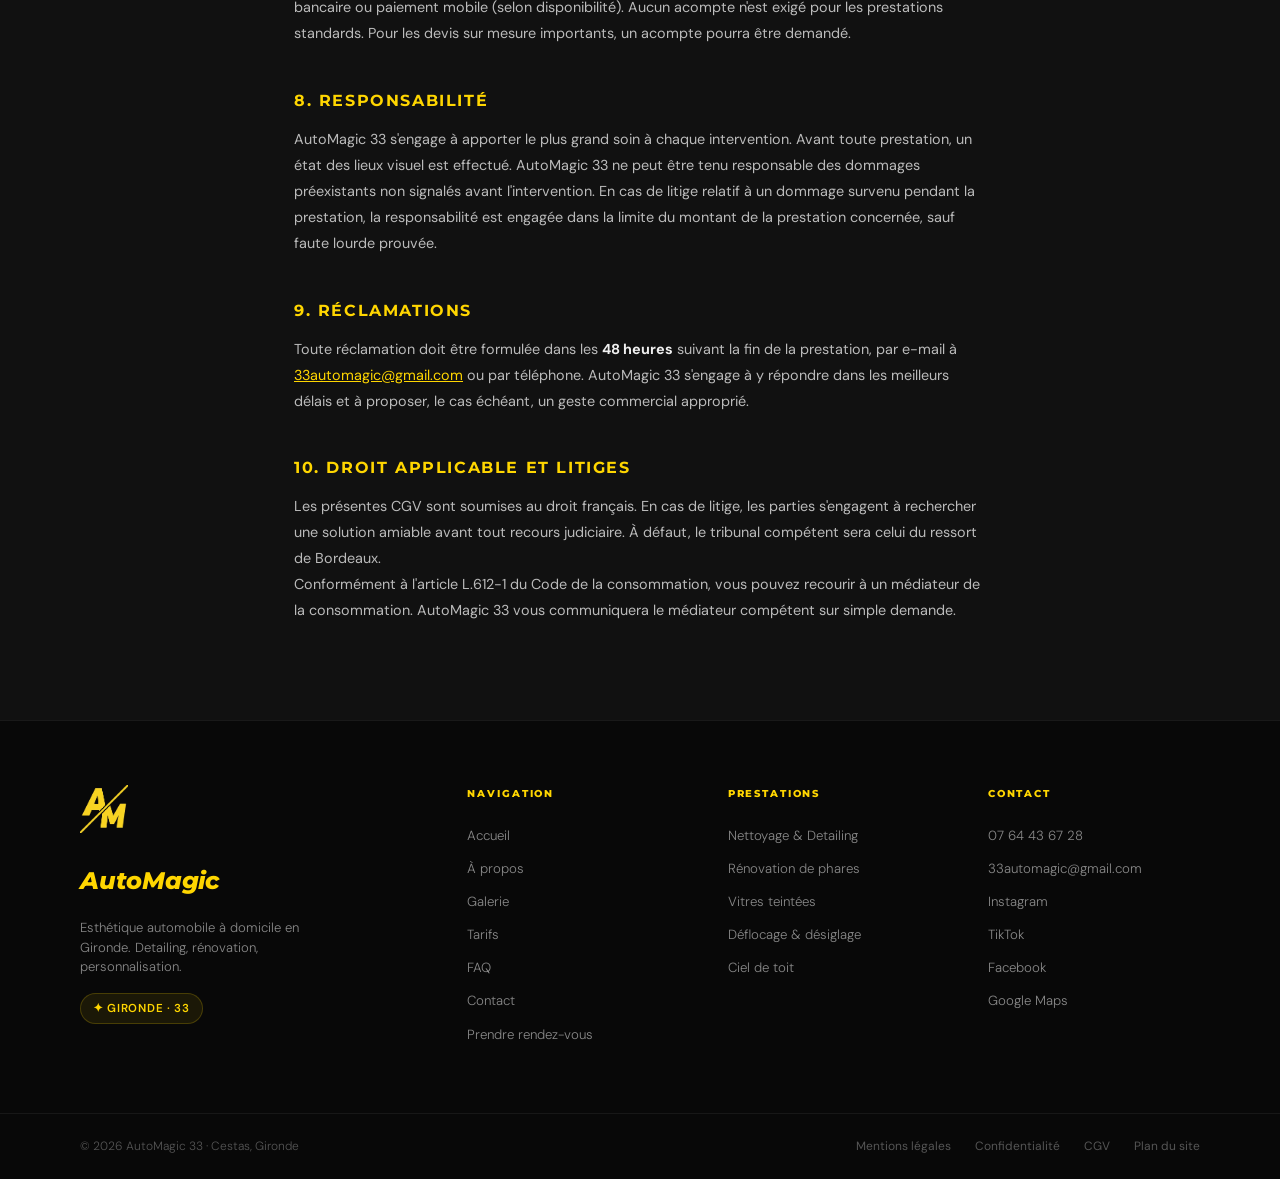
<file: cgv.html>
<!DOCTYPE html>
<html lang="fr">
<head>
  <meta charset="UTF-8" />
  <meta name="viewport" content="width=device-width, initial-scale=1.0" />
  <title>Conditions générales de vente — AutoMagic 33</title>
  <meta name="description" content="Conditions générales de vente d'AutoMagic 33 — prestations de détailing automobile à domicile en Gironde." />
  <link rel="canonical" href="https://automagic33.com/cgv.html" />
  <link rel="icon" type="image/png" href="favicon.png" sizes="192x192">
  <link rel="preconnect" href="https://fonts.googleapis.com" />
  <link rel="preconnect" href="https://fonts.gstatic.com" crossorigin />
  <link href="https://fonts.googleapis.com/css2?family=Montserrat:ital,wght@0,400;0,500;0,800;1,800&family=DM+Sans:ital,opsz,wght@0,9..40,300;0,9..40,400;0,9..40,500;1,9..40,300&display=swap" rel="stylesheet" />
  <link rel="stylesheet" href="styles.css" />
</head>
<body>

<nav id="navbar">
  <a href="index.html" class="nav-logo"><img src="logo.png" alt="AutoMagic 33" class="nav-logo-img"><span class="nav-logo-sep"></span>AutoMagic</a>
    <ul class="nav-links">
    <li><a href="qui-sommes-nous.html">À propos</a></li>
    <li><a href="galerie.html">Galerie</a></li>
    <li class="nav-dropdown-parent">
      <a href="tarifs.html" class="nav-dropdown-trigger">Tarifs <svg class="drop-arrow" width="10" height="6" viewBox="0 0 10 6" fill="none" xmlns="http://www.w3.org/2000/svg"><path d="M1 1l4 4 4-4" stroke="currentColor" stroke-width="1.5" stroke-linecap="round"/></svg></a>
      <div class="nav-dropdown">
        <a href="tarifs.html#nettoyage"><span class="drop-bullet"></span>Nettoyage &amp; Detailing</a>
        <a href="tarifs.html#renovation"><span class="drop-bullet"></span>Rénovation de phares</a>
        <a href="tarifs.html#vitres"><span class="drop-bullet"></span>Vitres teintées</a>
        <a href="tarifs.html#deflocage"><span class="drop-bullet"></span>Déflocage &amp; désiglage</a>
        <a href="tarifs.html#cieldetoit"><span class="drop-bullet"></span>Ciel de toit</a>
      </div>
    </li>
    <li><a href="faq.html">FAQ</a></li>
    <li><a href="contact.html">Contact</a></li>
    <li><a href="rendez-vous.html" class="nav-cta">Rendez-vous</a></li>
  </ul>
  <button class="burger" id="burger" aria-label="Ouvrir le menu">
    <span></span><span></span><span></span>
  </button>
</nav>

<div class="mobile-nav" id="mobileNav">
  <a href="qui-sommes-nous.html">À propos</a>
  <a href="galerie.html">Galerie</a>
  <a href="tarifs.html">Tarifs</a>
  <a href="faq.html">FAQ</a>
  <a href="contact.html">Contact</a>
  <a href="rendez-vous.html">Rendez-vous</a>
</div>

<main class="inner-page">
<div class="legal-page">
  <p class="section-label">Légal</p>
  <h1>Conditions générales de vente</h1>
  <p class="legal-updated">Dernière mise à jour : juin 2026</p>

  <h2>1. Identification du prestataire</h2>
  <p>
    <strong>AutoMagic 33</strong> — Micro-entreprise<br>
    Cestas, 33610, Gironde, France<br>
    Téléphone : <a href="tel:0764436728">07 64 43 67 28</a><br>
    E-mail : <a href="mailto:33automagic@gmail.com">33automagic@gmail.com</a>
  </p>

  <h2>2. Champ d'application</h2>
  <p>
    Les présentes Conditions Générales de Vente (CGV) s'appliquent à toutes les prestations de nettoyage et de détailing automobile proposées par AutoMagic 33 à des clients particuliers (non professionnels) sur le secteur de la Gironde (33). Toute prise de rendez-vous implique l'acceptation sans réserve des présentes CGV.
  </p>

  <h2>3. Prestations et tarifs</h2>
  <p>
    Les prestations proposées et leurs tarifs sont décrits sur la page <a href="tarifs.html">Tarifs</a> du site automagic33.com. Les prix sont indiqués en euros, toutes taxes comprises (TVA non applicable — article 293B du CGI, micro-entreprise).
  </p>
  <p>
    Pour les prestations sur devis (détailing sur mesure, canapés & tapis, etc.), le tarif définitif est établi après diagnostic et communiqué au client avant toute intervention.
  </p>

  <h2>4. Prise de rendez-vous et confirmation</h2>
  <p>
    La prise de rendez-vous s'effectue via le formulaire en ligne, par téléphone ou par e-mail. Un rendez-vous est considéré comme confirmé dès lors qu'AutoMagic 33 a accusé réception et validé la demande. Le client s'engage à être présent ou à rendre le véhicule (ou les éléments concernés) accessible à l'heure convenue.
  </p>

  <h2>5. Conditions d'intervention</h2>
  <ul>
    <li>Le client doit fournir un accès à une alimentation électrique (220V) et à un point d'eau si nécessaire, sauf accord préalable.</li>
    <li>Le véhicule doit être accessible à l'adresse convenue à l'heure prévue.</li>
    <li>AutoMagic 33 se réserve le droit de refuser ou d'interrompre une prestation si les conditions d'intervention sont jugées inadaptées (insécurité, accès impossible, état extrême non signalé).</li>
  </ul>

  <h2>6. Annulation et report</h2>
  <p>
    Toute annulation ou demande de report doit être signalée <strong>au moins 24 heures à l'avance</strong> par téléphone ou e-mail. En cas d'annulation tardive (moins de 24h) sans motif valable, AutoMagic 33 se réserve le droit de facturer des frais de déplacement.
  </p>

  <h2>7. Paiement</h2>
  <p>
    Le règlement s'effectue à l'issue de la prestation, sur place, par les moyens suivants : espèces, virement bancaire ou paiement mobile (selon disponibilité). Aucun acompte n'est exigé pour les prestations standards. Pour les devis sur mesure importants, un acompte pourra être demandé.
  </p>

  <h2>8. Responsabilité</h2>
  <p>
    AutoMagic 33 s'engage à apporter le plus grand soin à chaque intervention. Avant toute prestation, un état des lieux visuel est effectué. AutoMagic 33 ne peut être tenu responsable des dommages préexistants non signalés avant l'intervention. En cas de litige relatif à un dommage survenu pendant la prestation, la responsabilité est engagée dans la limite du montant de la prestation concernée, sauf faute lourde prouvée.
  </p>

  <h2>9. Réclamations</h2>
  <p>
    Toute réclamation doit être formulée dans les <strong>48 heures</strong> suivant la fin de la prestation, par e-mail à <a href="mailto:33automagic@gmail.com">33automagic@gmail.com</a> ou par téléphone. AutoMagic 33 s'engage à y répondre dans les meilleurs délais et à proposer, le cas échéant, un geste commercial approprié.
  </p>

  <h2>10. Droit applicable et litiges</h2>
  <p>
    Les présentes CGV sont soumises au droit français. En cas de litige, les parties s'engagent à rechercher une solution amiable avant tout recours judiciaire. À défaut, le tribunal compétent sera celui du ressort de Bordeaux.
  </p>
  <p>
    Conformément à l'article L.612-1 du Code de la consommation, vous pouvez recourir à un médiateur de la consommation. AutoMagic 33 vous communiquera le médiateur compétent sur simple demande.
  </p>
</div>
</main>

<footer>
  <div class="footer-main">
    <!-- Marque -->
    <div class="footer-brand">
      <a href="index.html"><img src="logo.png" alt="AutoMagic 33" class="footer-logo-img"></a><a href="index.html" class="footer-logo">AutoMagic</a>
      <p class="footer-tagline">Esthétique automobile à domicile en Gironde. Detailing, rénovation, personnalisation.</p>
      <span class="footer-badge">✦ Gironde · 33</span>
    </div>

    <!-- Navigation -->
    <div class="footer-col">
      <div class="footer-col-title">Navigation</div>
      <a href="index.html">Accueil</a>
      <a href="qui-sommes-nous.html">À propos</a>
      <a href="galerie.html">Galerie</a>
      <a href="tarifs.html">Tarifs</a>
      <a href="faq.html">FAQ</a>
      <a href="contact.html">Contact</a>
      <a href="rendez-vous.html">Prendre rendez-vous</a>
    </div>

    <!-- Prestations -->
    <div class="footer-col">
      <div class="footer-col-title">Prestations</div>
      <a href="tarifs.html#nettoyage">Nettoyage &amp; Detailing</a>
      <a href="tarifs.html#renovation">Rénovation de phares</a>
      <a href="tarifs.html#vitres">Vitres teintées</a>
      <a href="tarifs.html#deflocage">Déflocage &amp; désiglage</a>
      <a href="tarifs.html#cieldetoit">Ciel de toit</a>
    </div>

    <!-- Contact -->
    <div class="footer-col">
      <div class="footer-col-title">Contact</div>
      <a href="tel:0764436728">07 64 43 67 28</a>
      <a href="mailto:33automagic@gmail.com">33automagic@gmail.com</a>
      <a href="https://www.instagram.com/automagic_33/" target="_blank" rel="noopener">Instagram</a>
      <a href="https://www.tiktok.com/@automagic33" target="_blank" rel="noopener">TikTok</a>
      <a href="https://www.facebook.com/people/Auto-Magic/61582766131972/" target="_blank" rel="noopener">Facebook</a>
      <a href="https://maps.app.goo.gl/5RrxEkA9PpwBNwDk7" target="_blank" rel="noopener">Google Maps</a>
    </div>
  </div>

  <div class="footer-bottom">
    <span class="footer-copy">© 2026 AutoMagic 33 · Cestas, Gironde</span>
    <div class="footer-bottom-links">
      <a href="mentions-legales.html">Mentions légales</a>
      <a href="politique-confidentialite.html">Confidentialité</a>
      <a href="cgv.html">CGV</a>
      <a href="sitemap.xml">Plan du site</a>
    </div>
  </div>
</footer>

<script src="main.js"></script>
</body>
</html>
</file>
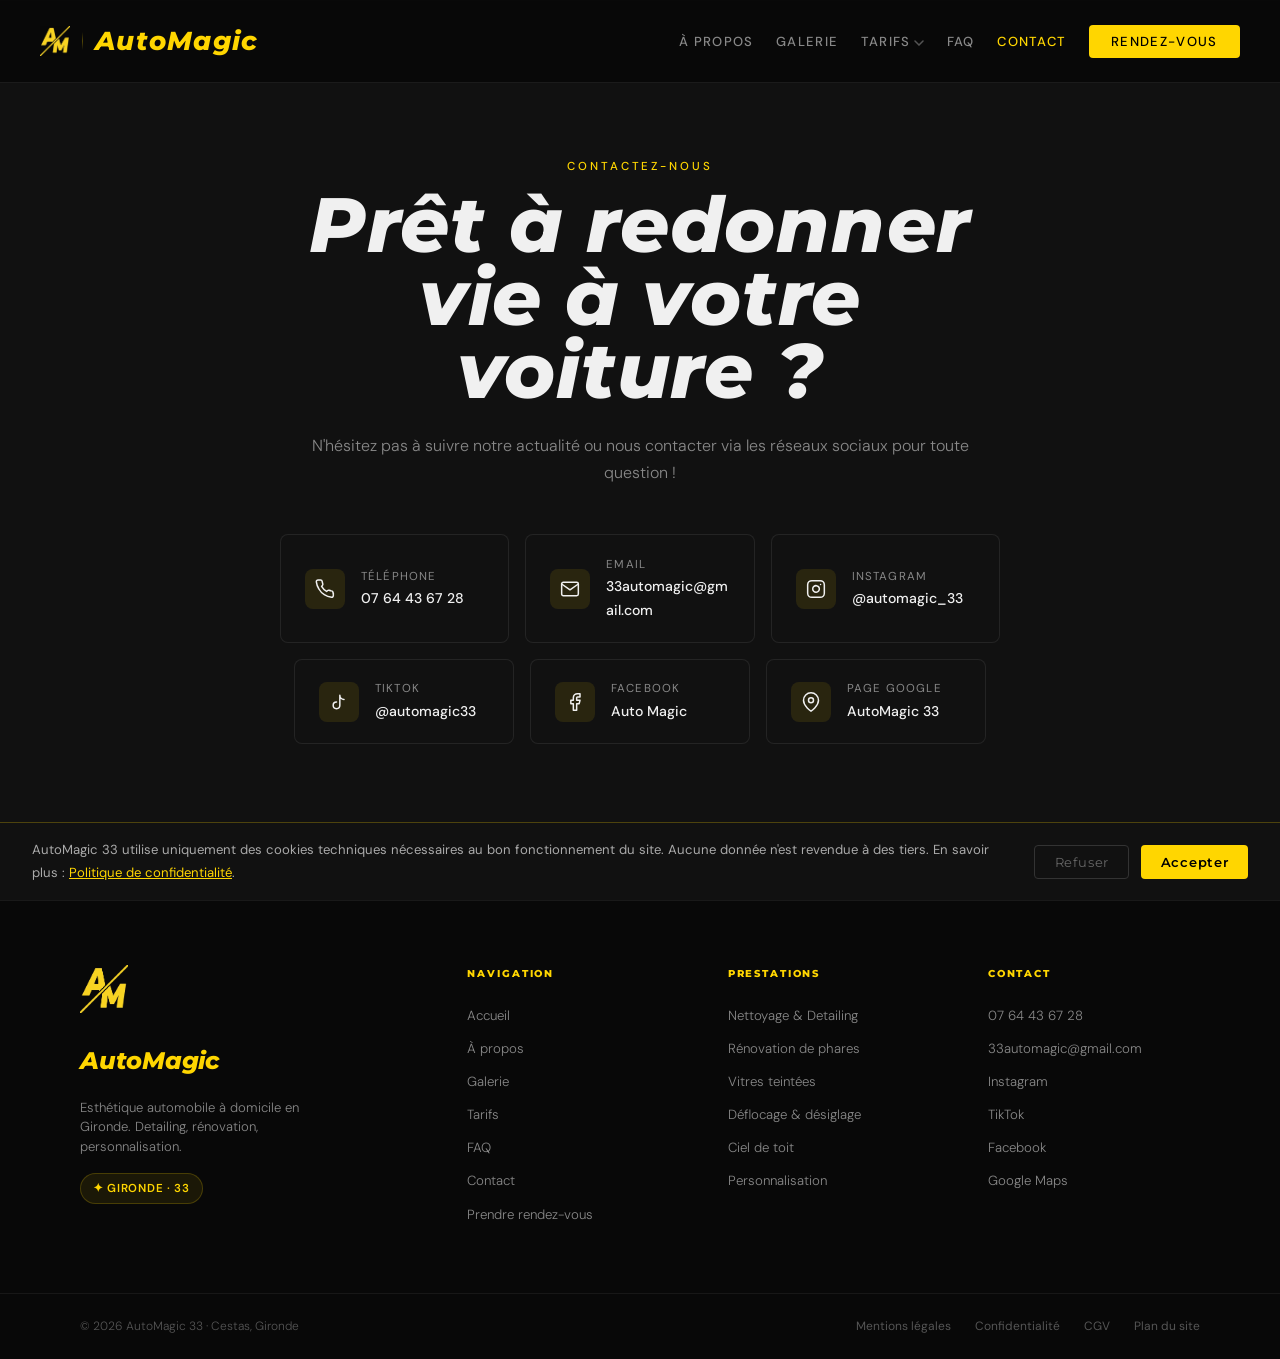
<file: contact.html>
<!DOCTYPE html>
<html lang="fr">
<head>
  <meta charset="UTF-8" />
  <meta name="viewport" content="width=device-width, initial-scale=1.0" />

  <!-- SEO -->
  <title>Contact — AutoMagic 33 · Devis Detailing Auto Gironde</title>
  <meta name="description" content="Contactez AutoMagic 33 pour un devis de detailing auto à domicile en Gironde. Téléphone : 07 64 43 67 28. Email : 33automagic@gmail.com. Disponible sur Instagram et TikTok." />
  <link rel="canonical" href="https://automagic33.com/contact.html" />

  <!-- Open Graph -->
  <meta property="og:type"        content="website" />
  <meta property="og:url"         content="https://automagic33.com/contact.html" />
  <meta property="og:title"       content="Contact — AutoMagic 33 · Devis Gratuit" />
  <meta property="og:description" content="Contactez AutoMagic 33 pour un devis de detailing auto à domicile en Gironde." />

  <!-- Fonts -->
  <link rel="preconnect" href="https://fonts.googleapis.com" />
  <link rel="preconnect" href="https://fonts.gstatic.com" crossorigin />
  <link href="https://fonts.googleapis.com/css2?family=Montserrat:ital,wght@0,400;0,500;0,800;1,800&family=DM+Sans:ital,opsz,wght@0,9..40,300;0,9..40,400;0,9..40,500;1,9..40,300&display=swap" rel="stylesheet" />
  <link rel="stylesheet" href="styles.css" />
  <link rel="icon" type="image/png" href="favicon.png" sizes="192x192">
</head>
<body>

<!-- NAVIGATION -->
<nav id="navbar">
  <a href="index.html" class="nav-logo"><img src="logo.png" alt="AutoMagic 33" class="nav-logo-img"><span class="nav-logo-sep"></span>AutoMagic</a>
    <ul class="nav-links">
    <li><a href="qui-sommes-nous.html">À propos</a></li>
    <li><a href="galerie.html">Galerie</a></li>
    <li class="nav-dropdown-parent">
      <a href="tarifs.html" class="nav-dropdown-trigger">Tarifs <svg class="drop-arrow" width="10" height="6" viewBox="0 0 10 6" fill="none" xmlns="http://www.w3.org/2000/svg"><path d="M1 1l4 4 4-4" stroke="currentColor" stroke-width="1.5" stroke-linecap="round"/></svg></a>
      <div class="nav-dropdown">
        <a href="tarifs.html#nettoyage"><span class="drop-bullet"></span>Nettoyage &amp; Detailing</a>
        <a href="tarifs.html#renovation"><span class="drop-bullet"></span>Rénovation de phares</a>
        <a href="tarifs.html#vitres"><span class="drop-bullet"></span>Vitres teintées</a>
        <a href="tarifs.html#deflocage"><span class="drop-bullet"></span>Déflocage &amp; désiglage</a>
        <a href="tarifs.html#cieldetoit"><span class="drop-bullet"></span>Ciel de toit</a>
        <a href="tarifs.html#personnalisation"><span class="drop-bullet"></span>Personnalisation</a>
      </div>
    </li>
    <li><a href="faq.html">FAQ</a></li>
    <li><a href="contact.html" class="nav-active">Contact</a></li>
    <li><a href="rendez-vous.html" class="nav-cta">Rendez-vous</a></li>
  </ul>
  <button class="burger" id="burger" aria-label="Ouvrir le menu">
    <span></span><span></span><span></span>
  </button>
</nav>

<div class="mobile-nav" id="mobileNav">
  <a href="qui-sommes-nous.html">À propos</a>
  <a href="galerie.html">Galerie</a>
  <a href="tarifs.html">Tarifs</a>
  <a href="faq.html">FAQ</a>
  <a href="contact.html" class="nav-active">Contact</a>
  <a href="rendez-vous.html">Rendez-vous</a>
</div>

<!-- CONTACT -->
<main class="contact-page">
  <div class="section-inner-page">
    <div class="contact-inner">
      <p class="section-label reveal">Contactez-nous</p>
      <h1 class="section-title reveal">Prêt à redonner<br>vie à votre voiture ?</h1>
      <p style="color: var(--muted); font-weight: 300;" class="reveal">
        N'hésitez pas à suivre notre actualité ou nous contacter via les réseaux sociaux pour toute question !
      </p>

      <!-- Ligne 1 : 3 cartes -->
      <div class="contact-links reveal">
        <a href="tel:0764436728" class="contact-card">
          <div class="contact-card-icon"><svg width="20" height="20" viewBox="0 0 24 24" fill="none" stroke="currentColor" stroke-width="1.8" stroke-linecap="round" stroke-linejoin="round"><path d="M22 16.92v3a2 2 0 0 1-2.18 2 19.79 19.79 0 0 1-8.63-3.07A19.5 19.5 0 0 1 4.69 12 19.79 19.79 0 0 1 1.61 3.41 2 2 0 0 1 3.6 1.21h3a2 2 0 0 1 2 1.72c.127.96.361 1.903.7 2.81a2 2 0 0 1-.45 2.11L7.91 8.95a16 16 0 0 0 6 6l.95-.95a2 2 0 0 1 2.11-.45 12.84 12.84 0 0 0 2.81.7A2 2 0 0 1 21.5 16.92z"/></svg></div>
          <div>
            <div class="contact-card-label">Téléphone</div>
            <div class="contact-card-value">07 64 43 67 28</div>
          </div>
        </a>
        <a href="mailto:33automagic@gmail.com" class="contact-card">
          <div class="contact-card-icon"><svg width="20" height="20" viewBox="0 0 24 24" fill="none" stroke="currentColor" stroke-width="1.8" stroke-linecap="round" stroke-linejoin="round"><path d="M4 4h16c1.1 0 2 .9 2 2v12c0 1.1-.9 2-2 2H4c-1.1 0-2-.9-2-2V6c0-1.1.9-2 2-2z"/><polyline points="22,6 12,13 2,6"/></svg></div>
          <div>
            <div class="contact-card-label">Email</div>
            <div class="contact-card-value">33automagic@gmail.com</div>
          </div>
        </a>
        <a href="https://www.instagram.com/automagic_33/" target="_blank" rel="noopener" class="contact-card">
          <div class="contact-card-icon"><svg width="20" height="20" viewBox="0 0 24 24" fill="none" stroke="currentColor" stroke-width="1.8" stroke-linecap="round" stroke-linejoin="round"><rect x="2" y="2" width="20" height="20" rx="5" ry="5"/><path d="M16 11.37A4 4 0 1 1 12.63 8 4 4 0 0 1 16 11.37z"/><line x1="17.5" y1="6.5" x2="17.51" y2="6.5"/></svg></div>
          <div>
            <div class="contact-card-label">Instagram</div>
            <div class="contact-card-value">@automagic_33</div>
          </div>
        </a>
      </div>

      <!-- Ligne 2 : 2 cartes centrées -->
      <div class="contact-links-row2 reveal">
        <a href="https://www.tiktok.com/@automagic33" target="_blank" rel="noopener" class="contact-card">
          <div class="contact-card-icon"><svg width="20" height="20" viewBox="0 0 24 24" fill="none" stroke="currentColor" stroke-width="1.8" stroke-linecap="round" stroke-linejoin="round"><path d="M9 12a4 4 0 1 0 4 4V4a5 5 0 0 0 5 5"/></svg></div>
          <div>
            <div class="contact-card-label">TikTok</div>
            <div class="contact-card-value">@automagic33</div>
          </div>
        </a>
        <a href="https://www.facebook.com/people/Auto-Magic/61582766131972/" target="_blank" rel="noopener" class="contact-card">
          <div class="contact-card-icon"><svg width="20" height="20" viewBox="0 0 24 24" fill="none" stroke="currentColor" stroke-width="1.8" stroke-linecap="round" stroke-linejoin="round"><path d="M18 2h-3a5 5 0 0 0-5 5v3H7v4h3v8h4v-8h3l1-4h-4V7a1 1 0 0 1 1-1h3z"/></svg></div>
          <div>
            <div class="contact-card-label">Facebook</div>
            <div class="contact-card-value">Auto Magic</div>
          </div>
        </a>
        <a href="https://maps.app.goo.gl/5RrxEkA9PpwBNwDk7" target="_blank" rel="noopener" class="contact-card">
          <div class="contact-card-icon"><svg width="20" height="20" viewBox="0 0 24 24" fill="none" stroke="currentColor" stroke-width="1.8" stroke-linecap="round" stroke-linejoin="round"><path d="M21 10c0 7-9 13-9 13s-9-6-9-13a9 9 0 0 1 18 0z"/><circle cx="12" cy="10" r="3"/></svg></div>
          <div>
            <div class="contact-card-label">Page Google</div>
            <div class="contact-card-value">AutoMagic 33</div>
          </div>
        </a>
      </div>
    </div>
  </div>
</main>

<!-- FOOTER -->
<footer>
  <div class="footer-main">
    <!-- Marque -->
    <div class="footer-brand">
      <a href="index.html"><img src="logo.png" alt="AutoMagic 33" class="footer-logo-img"></a><a href="index.html" class="footer-logo">AutoMagic</a>
      <p class="footer-tagline">Esthétique automobile à domicile en Gironde. Detailing, rénovation, personnalisation.</p>
      <span class="footer-badge">✦ Gironde · 33</span>
    </div>

    <!-- Navigation -->
    <div class="footer-col">
      <div class="footer-col-title">Navigation</div>
      <a href="index.html">Accueil</a>
      <a href="qui-sommes-nous.html">À propos</a>
      <a href="galerie.html">Galerie</a>
          <a href="tarifs.html">Tarifs</a>
      <a href="faq.html">FAQ</a>

      <a href="contact.html">Contact</a>
      <a href="rendez-vous.html">Prendre rendez-vous</a>
    </div>

    <!-- Prestations -->
    <div class="footer-col">
      <div class="footer-col-title">Prestations</div>
      <a href="tarifs.html#nettoyage">Nettoyage &amp; Detailing</a>
      <a href="tarifs.html#renovation">Rénovation de phares</a>
      <a href="tarifs.html#vitres">Vitres teintées</a>
      <a href="tarifs.html#deflocage">Déflocage &amp; désiglage</a>
      <a href="tarifs.html#cieldetoit">Ciel de toit</a>
      <a href="tarifs.html#personnalisation">Personnalisation</a>
    </div>

    <!-- Contact -->
    <div class="footer-col">
      <div class="footer-col-title">Contact</div>
      <a href="tel:0764436728">07 64 43 67 28</a>
      <a href="mailto:33automagic@gmail.com">33automagic@gmail.com</a>
      <a href="https://www.instagram.com/automagic_33/" target="_blank" rel="noopener">Instagram</a>
      <a href="https://www.tiktok.com/@automagic33" target="_blank" rel="noopener">TikTok</a>
      <a href="https://www.facebook.com/people/Auto-Magic/61582766131972/" target="_blank" rel="noopener">Facebook</a>
      <a href="https://maps.app.goo.gl/5RrxEkA9PpwBNwDk7" target="_blank" rel="noopener">Google Maps</a>
    </div>
  </div>

  <div class="footer-bottom">
    <span class="footer-copy">© 2026 AutoMagic 33 · Cestas, Gironde</span>
    <div class="footer-bottom-links">
      <a href="mentions-legales.html">Mentions légales</a>
      <a href="politique-confidentialite.html">Confidentialité</a>
      <a href="cgv.html">CGV</a>
      <a href="sitemap.xml">Plan du site</a>
    </div>
  </div>
</footer>

<script src="main.js"></script>
</body>
</html>
</file>
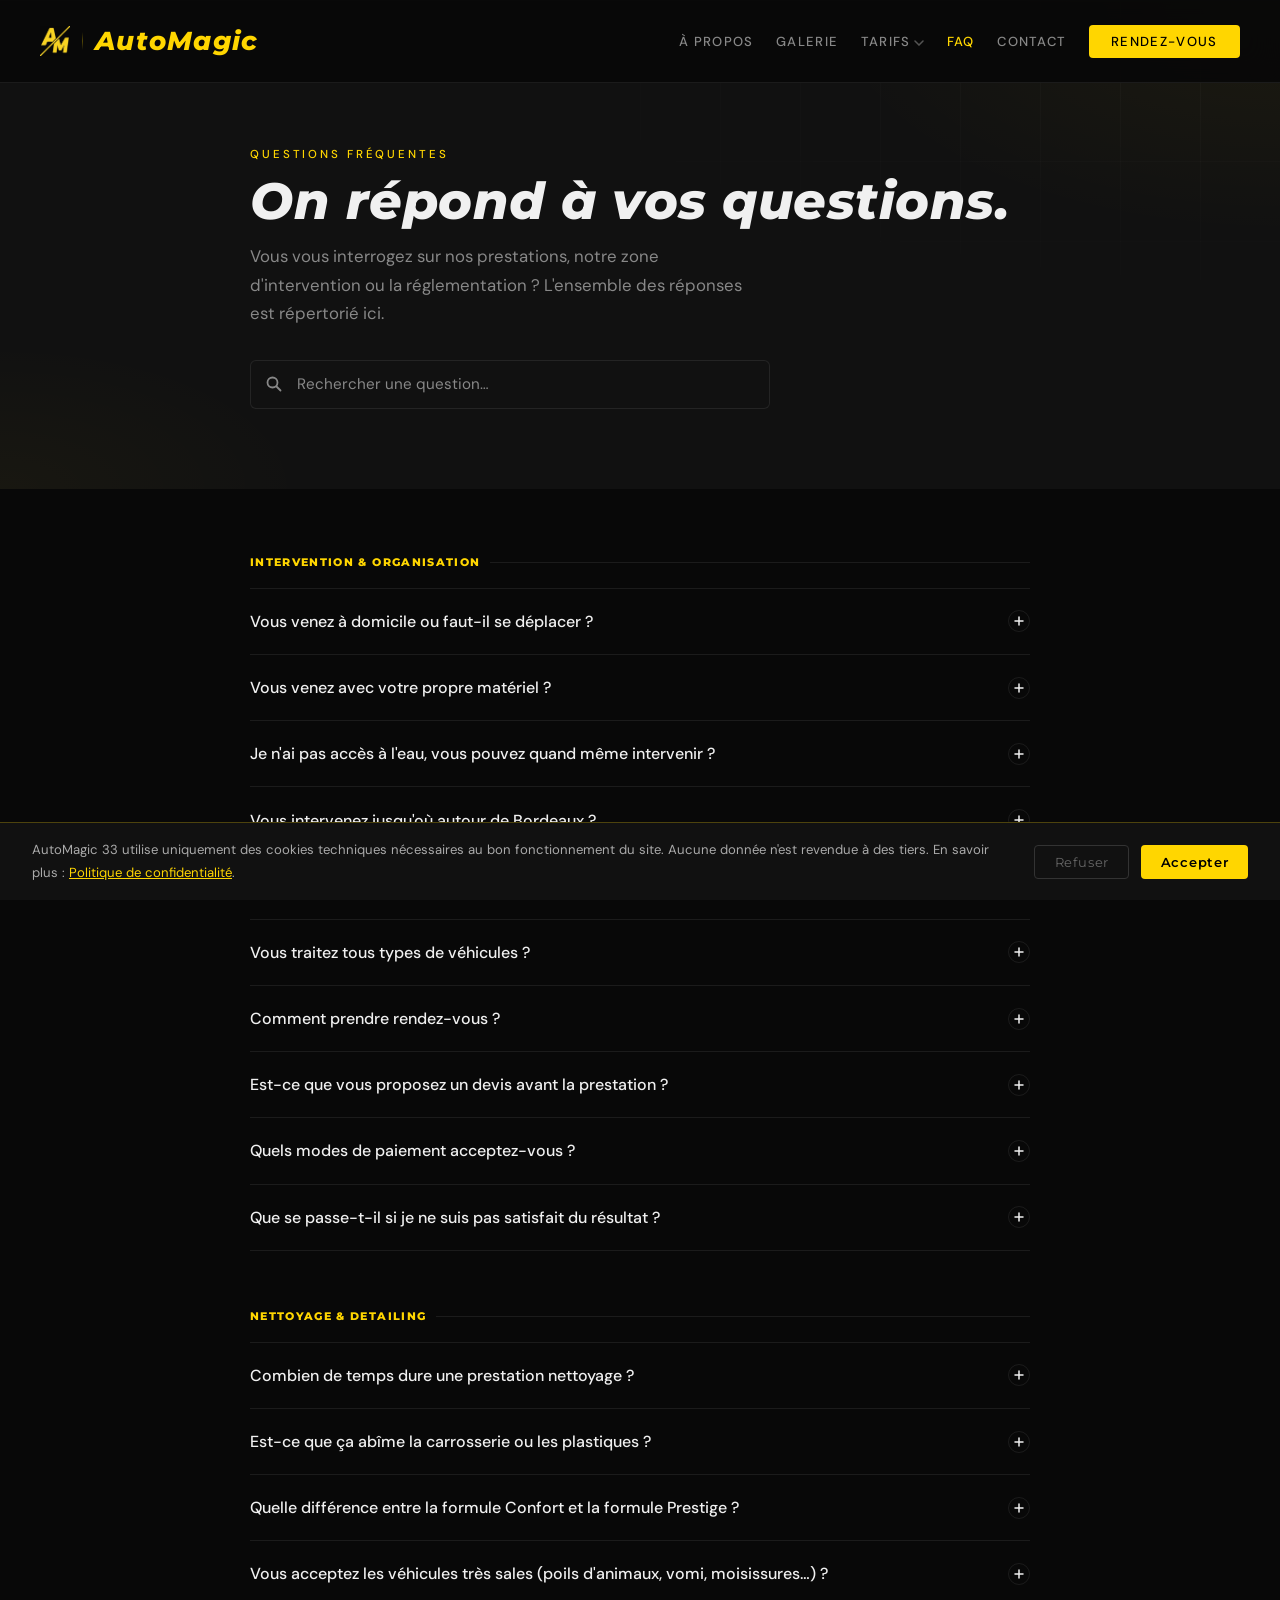
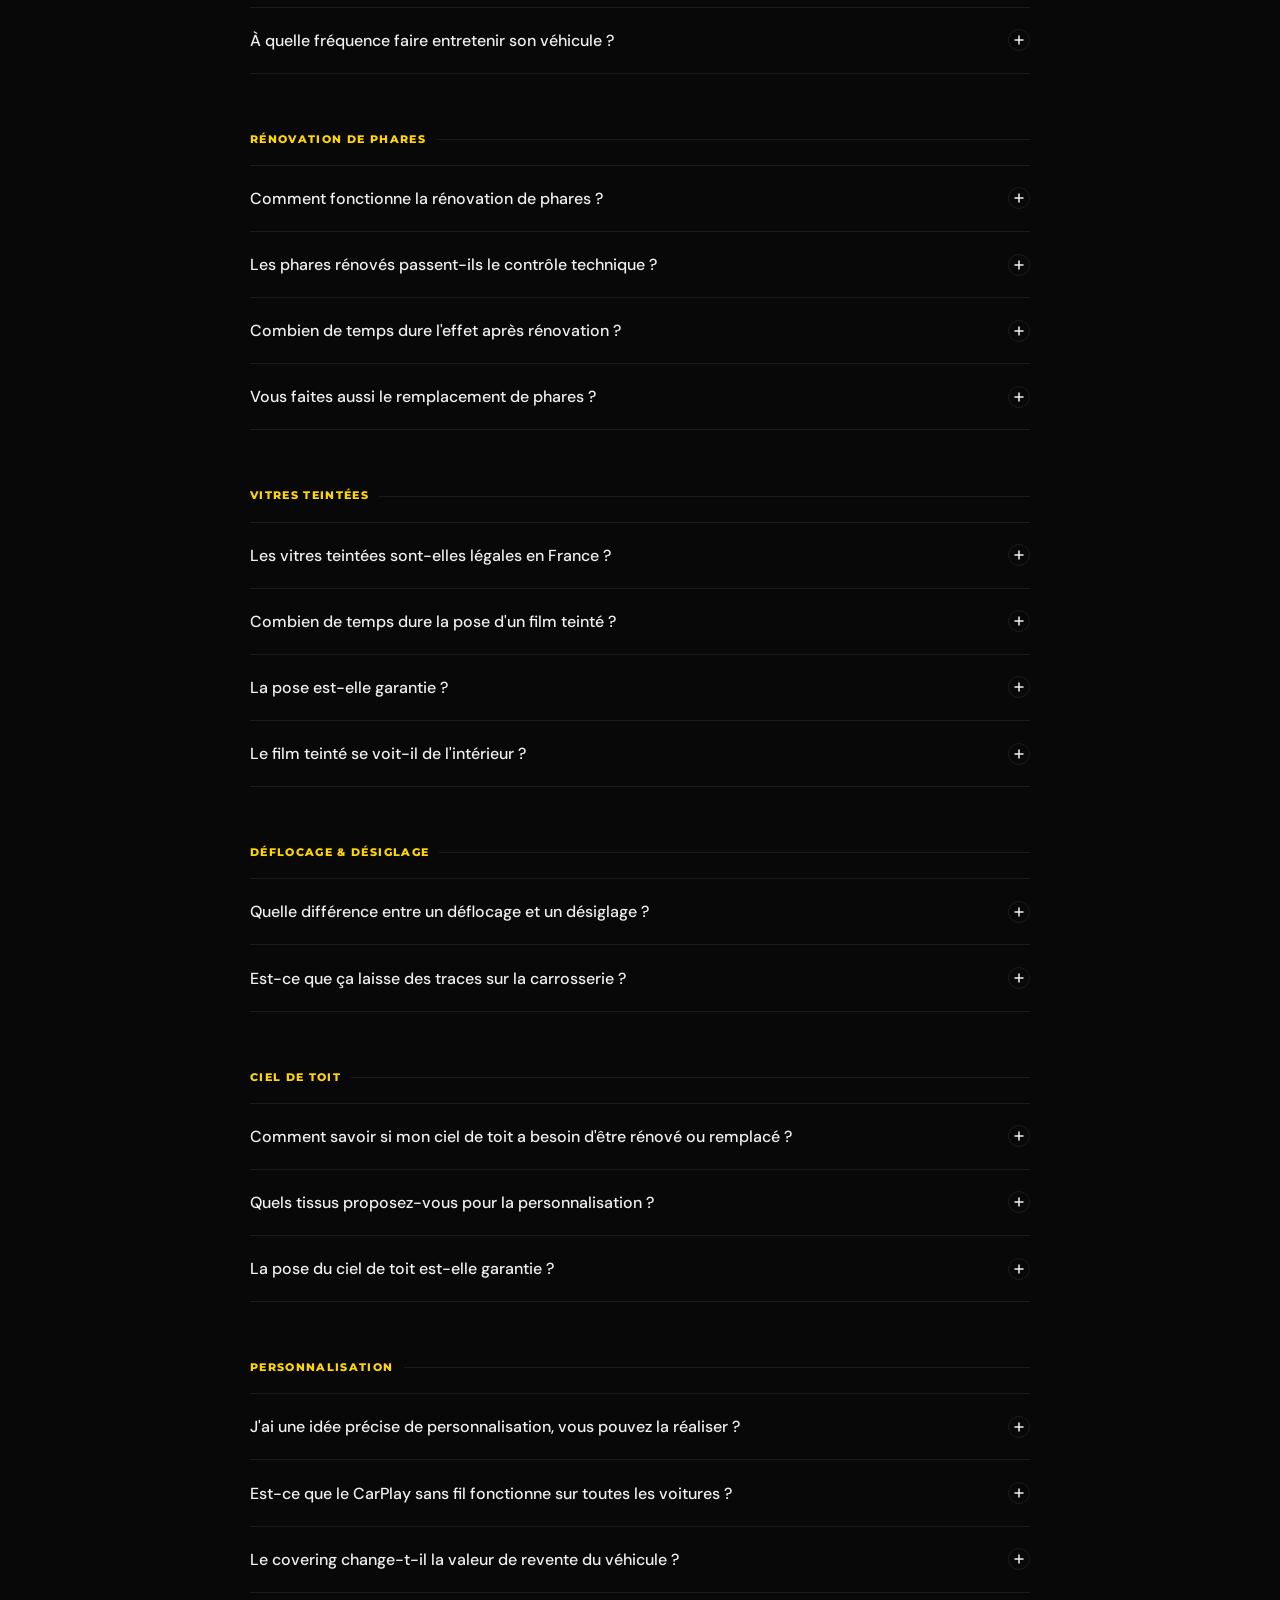
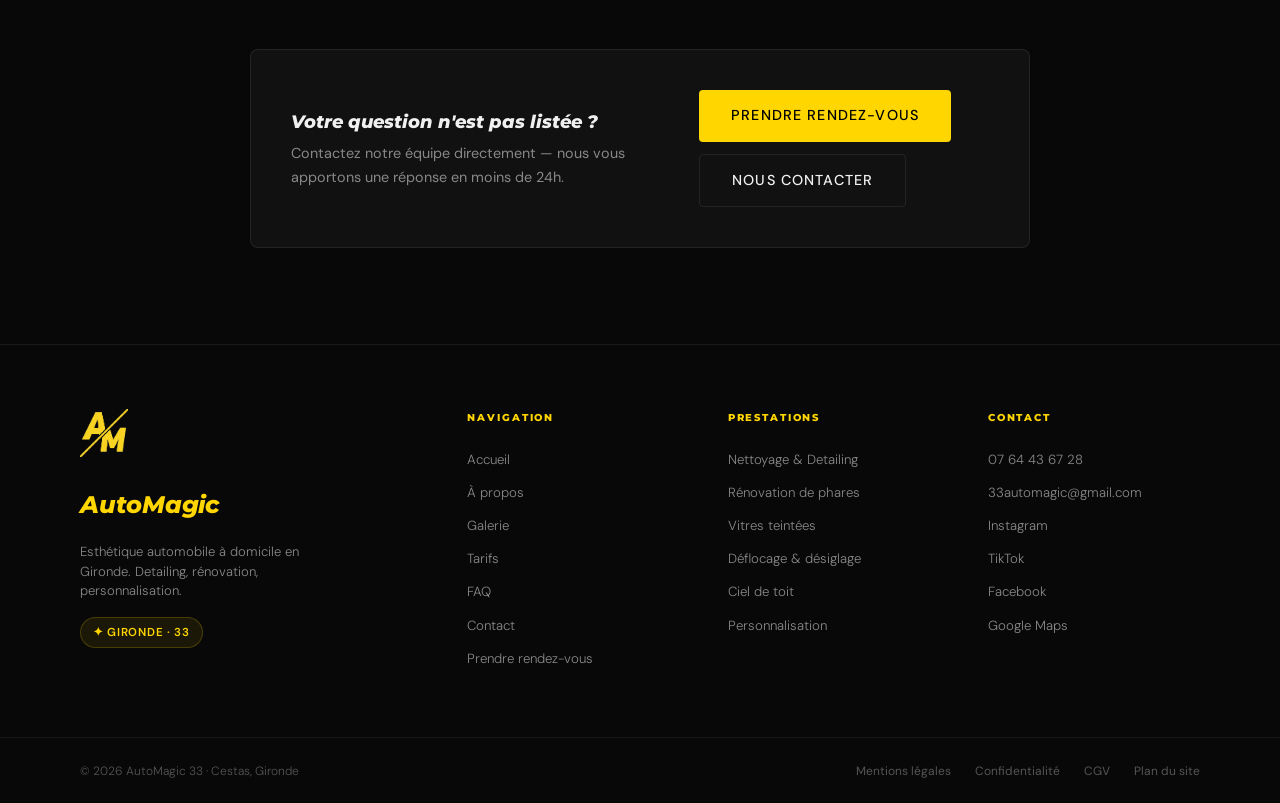
<file: faq.html>
<!DOCTYPE html>
<html lang="fr">
<head>
  <meta charset="UTF-8" />
  <meta name="viewport" content="width=device-width, initial-scale=1.0" />
  <title>FAQ — Questions fréquentes · AutoMagic 33 Bordeaux Gironde</title>
  <meta name="description" content="Toutes les réponses à vos questions sur le detailing auto à domicile : matériel, durée, tarifs, vitres teintées, zone d'intervention en Gironde." />
  <link rel="canonical" href="https://automagic33.com/faq.html" />
  <meta property="og:type" content="website" />
  <meta property="og:url" content="https://automagic33.com/faq.html" />
  <meta property="og:title" content="FAQ — AutoMagic 33 · Esthétique Auto à Domicile" />
  <meta property="og:description" content="Toutes vos questions sur le detailing auto à domicile en Gironde : matériel, durées, tarifs, vitres teintées et plus." />
  <link rel="icon" type="image/png" href="favicon.png" sizes="192x192">

  <!-- Schema.org FAQ -->
  <script type="application/ld+json">
  {
    "@context": "https://schema.org",
    "@type": "FAQPage",
    "mainEntity": [
      { "@type": "Question", "name": "Vous venez avec votre propre matériel ?", "acceptedAnswer": { "@type": "Answer", "text": "Nous intervenons avec l'intégralité de notre matériel professionnel. Pour les prestations extérieures, nous avons simplement besoin d'un un accès à un point d'eau et à une prise électrique à votre domicile. En l'absence d'accès à l'eau, nous proposons un nettoyage sans rinçage adapté aux véhicules modérément sales." } },
      { "@type": "Question", "name": "Je n'ai pas accès à l'eau, vous pouvez quand même intervenir ?", "acceptedAnswer": { "@type": "Answer", "text": "Oui, dans certains cas. Nous proposons une formule de nettoyage sans rinçage qui ne nécessite aucun accès à l'eau. Cette solution est adaptée aux véhicules modérément sales. Si votre voiture présente un niveau d'encrassement élevé, un lavage classique demeurera nécessaire." } },
      { "@type": "Question", "name": "Vous venez à domicile ou faut-il se déplacer ?", "acceptedAnswer": { "@type": "Answer", "text": "Nous nous déplaçons à votre domicile ou sur votre lieu de travail pour la grande majorité des prestations. En revanche, la pose de vitres teintées, la réfection du ciel de toit et les prestations de personnalisation requièrent un atelier adapté." } },
      { "@type": "Question", "name": "Vous intervenez jusqu'où autour de Bordeaux ?", "acceptedAnswer": { "@type": "Answer", "text": "Nous intervenons sur Bordeaux et dans un rayon d'environ 20 à 30 km : Mérignac, Pessac, Talence, Bègles, Le Bouscat, Eysines, Cestas, Bruges, Caudéran et les communes environnantes." } },
      { "@type": "Question", "name": "Vous traitez tous types de véhicules ?", "acceptedAnswer": { "@type": "Answer", "text": "Oui, toutes marques et tous modèles : citadines, berlines, SUV, utilitaires ou véhicules de luxe. Aucune restriction n'est appliquée sur la marque ou le gabarit." } },
      { "@type": "Question", "name": "Comment prendre rendez-vous ?", "acceptedAnswer": { "@type": "Answer", "text": "Via le formulaire en ligne sur la page Rendez-vous, ou directement par téléphone / SMS. Nous vous recontactons sous 24h pour confirmer le créneau." } },
      { "@type": "Question", "name": "Est-ce que vous proposez un devis avant la prestation ?", "acceptedAnswer": { "@type": "Answer", "text": "Oui, le devis est gratuit et sans engagement. Quelques photos et une description de l'état du véhicule s'avèrent suffisantes — aucun déplacement n'est requis." } },
      { "@type": "Question", "name": "Quels modes de paiement acceptez-vous ?", "acceptedAnswer": { "@type": "Answer", "text": "Nous acceptons les règlements en espèces, par virement bancaire et par carte bancaire sur place." } },
      { "@type": "Question", "name": "Est-ce que ça abîme la carrosserie ?", "acceptedAnswer": { "@type": "Answer", "text": "Absolument pas. Nous utilisons uniquement des produits professionnels rigoureusement adaptés à chaque surface. Le lavage manuel s'avère beaucoup plus respectueux du vernis qu'un passage en portique automatique." } },
      { "@type": "Question", "name": "Les vitres teintées sont-elles légales en France ?", "acceptedAnswer": { "@type": "Answer", "text": "La conformité dépend du film sélectionné. Nous posons des films homologués (conformes au contrôle technique, garantissant un minimum de 70% de transmission lumineuse sur les vitres avant) ainsi que des films plus occultants pour les vitres arrière selon vos préférences. Nous vous informons précisément sur la réglementation avant la pose." } },
      { "@type": "Question", "name": "Comment fonctionne la rénovation de phares ?", "acceptedAnswer": { "@type": "Answer", "text": "Nous ponçons les optiques jaunis par paliers de grain croissant, puis nous appliquons un vernis de protection anti-UV. Résultat : une transparence restaurée, une visibilité nocturne accrue et des optiques conformes aux exigences du contrôle technique." } },
      { "@type": "Question", "name": "Quelle différence entre un déflocage et un désiglage ?", "acceptedAnswer": { "@type": "Answer", "text": "Le désiglage consiste à retirer les logos, badges ou lettrages collés sur la carrosserie. Le déflocage concerne les adhésifs de plus grande envergure : stickers, covering partiel ou films de protection. Dans les deux cas, nous éliminons l'intégralité des résidus de colle sans altérer le vernis." } }
    ]
  }
  </script>

  <link rel="preconnect" href="https://fonts.googleapis.com" />
  <link rel="preconnect" href="https://fonts.gstatic.com" crossorigin />
  <link href="https://fonts.googleapis.com/css2?family=Montserrat:ital,wght@0,400;0,500;0,800;1,800&family=DM+Sans:ital,opsz,wght@0,9..40,300;0,9..40,400;0,9..40,500;1,9..40,300&display=swap" rel="stylesheet" />
  <link rel="stylesheet" href="styles.css" />

  <style>
    /* ── PAGE HERO ── */
    .faq-page-hero {
      position: relative;
      padding: 9rem 2rem 5rem;
      overflow: hidden;
      background: var(--surface);
      border-top: 1px solid var(--border);
    }
    .faq-page-hero-bg {
      position: absolute;
      inset: 0;
      background:
        radial-gradient(ellipse 60% 80% at 100% 0%, rgba(255,214,0,0.05) 0%, transparent 60%),
        radial-gradient(ellipse 40% 50% at 0% 100%, rgba(255,214,0,0.03) 0%, transparent 60%);
    }
    .faq-page-hero-lines {
      position: absolute;
      inset: 0;
      background-image:
        linear-gradient(to right, rgba(255,255,255,0.025) 1px, transparent 1px),
        linear-gradient(to bottom, rgba(255,255,255,0.025) 1px, transparent 1px);
      background-size: 80px 80px;
      mask-image: radial-gradient(ellipse 100% 100% at 100% 0%, black 20%, transparent 70%);
    }
    .faq-page-hero-inner {
      max-width: 780px;
      margin: 0 auto;
      position: relative;
    }

    /* ── CATEGORIES ── */
    .faq-page {
      background: var(--black);
      padding: 4rem 2rem 6rem;
    }
    .faq-page-inner {
      max-width: 780px;
      margin: 0 auto;
    }
    .faq-category {
      margin-bottom: 3.5rem;
    }
    .faq-category-title {
      font-family: 'Montserrat', sans-serif;
      font-size: 0.7rem;
      font-weight: 800;
      letter-spacing: 0.12em;
      text-transform: uppercase;
      color: var(--gold);
      margin-bottom: 1rem;
      display: flex;
      align-items: center;
      gap: 10px;
    }
    .faq-category-title::after {
      content: '';
      flex: 1;
      height: 1px;
      background: var(--border);
    }
    .faq-list {
      display: flex;
      flex-direction: column;
      border-top: 1px solid var(--border);
    }
    .faq-item {
      border-bottom: 1px solid var(--border);
    }
    .faq-question {
      width: 100%;
      display: flex;
      align-items: center;
      justify-content: space-between;
      gap: 1.5rem;
      padding: 1.35rem 0;
      background: none;
      border: none;
      cursor: pointer;
      text-align: left;
      color: var(--text);
      font-family: 'DM Sans', sans-serif;
      font-size: 1rem;
      font-weight: 500;
      transition: color 0.2s;
    }
    .faq-question:hover { color: var(--gold); }
    .faq-icon {
      width: 22px;
      height: 22px;
      flex-shrink: 0;
      border: 1px solid var(--border);
      border-radius: 50%;
      display: flex;
      align-items: center;
      justify-content: center;
      transition: border-color 0.2s, transform 0.3s;
    }
    .faq-question[aria-expanded="true"] .faq-icon {
      border-color: var(--gold);
      transform: rotate(45deg);
    }
    .faq-icon svg { width: 10px; height: 10px; stroke: currentColor; }
    .faq-answer {
      overflow: hidden;
      max-height: 0;
      transition: max-height 0.35s ease;
    }
    .faq-answer.open { max-height: 400px; }
    .faq-answer-inner {
      padding-bottom: 1.35rem;
      color: var(--muted);
      font-size: 0.95rem;
      line-height: 1.75;
    }

    /* ── CTA BOTTOM ── */
    .faq-cta {
      margin-top: 3rem;
      padding: 2.5rem;
      background: var(--surface);
      border: 1px solid var(--border);
      border-radius: 8px;
      display: flex;
      align-items: center;
      justify-content: space-between;
      gap: 2rem;
    }
    .faq-cta-text h3 {
      font-family: 'Montserrat', sans-serif;
      font-size: 1.1rem;
      font-weight: 800;
      font-style: italic;
      color: var(--text);
      margin-bottom: 4px;
    }
    .faq-cta-text p {
      font-size: 0.9rem;
      color: var(--muted);
    }
    /* ── SEARCH BAR ── */
    .faq-search-wrap {
      margin-top: 2rem;
      position: relative;
      max-width: 520px;
    }
    .faq-search-icon {
      position: absolute;
      left: 1rem;
      top: 50%;
      transform: translateY(-50%);
      color: var(--muted);
      pointer-events: none;
      display: flex;
      align-items: center;
    }
    .faq-search-input {
      width: 100%;
      padding: 0.85rem 1rem 0.85rem 2.9rem;
      background: var(--surface);
      border: 1px solid var(--border);
      border-radius: 6px;
      color: var(--text);
      font-family: 'DM Sans', sans-serif;
      font-size: 0.95rem;
      outline: none;
      transition: border-color 0.2s, box-shadow 0.2s;
      box-sizing: border-box;
    }
    .faq-search-input::placeholder { color: var(--muted); }
    .faq-search-input:focus {
      border-color: var(--gold);
      box-shadow: 0 0 0 3px rgba(255,214,0,0.08);
    }
    .faq-search-clear {
      position: absolute;
      right: 0.85rem;
      top: 50%;
      transform: translateY(-50%);
      background: none;
      border: none;
      color: var(--muted);
      cursor: pointer;
      padding: 4px;
      display: none;
      align-items: center;
      line-height: 1;
    }
    .faq-search-clear:hover { color: var(--text); }

    /* ── SEARCH STATES ── */
    .faq-item.faq-hidden { display: none; }
    .faq-category.faq-cat-hidden { display: none; }
    .faq-search-highlight {
      background: rgba(255,214,0,0.2);
      border-radius: 2px;
      padding: 0 1px;
    }

    /* ── NO RESULTS BANNER ── */
    .faq-no-results {
      display: none;
      margin: 2.5rem 0;
      padding: 2rem 2.5rem;
      background: var(--surface);
      border: 1px solid var(--border);
      border-radius: 8px;
      text-align: center;
    }
    .faq-no-results.visible { display: block; }
    .faq-no-results-emoji {
      font-size: 2rem;
      margin-bottom: 0.75rem;
    }
    .faq-no-results h4 {
      font-family: 'Montserrat', sans-serif;
      font-weight: 800;
      font-style: italic;
      font-size: 1.05rem;
      color: var(--text);
      margin-bottom: 0.4rem;
    }
    .faq-no-results p {
      font-size: 0.9rem;
      color: var(--muted);
      margin-bottom: 1.25rem;
    }
    .faq-no-results-actions {
      display: flex;
      gap: 10px;
      justify-content: center;
      flex-wrap: wrap;
    }

    @media (max-width: 600px) {
      .faq-cta { flex-direction: column; align-items: flex-start; }
      .faq-page-hero { padding: 8rem 1.25rem 3.5rem; }
      .faq-page { padding: 2.5rem 1.25rem 4rem; }
    }
  </style>
</head>
<body>

<nav id="navbar">
  <a href="index.html" class="nav-logo"><img src="logo.png" alt="AutoMagic 33" class="nav-logo-img"><span class="nav-logo-sep"></span>AutoMagic</a>
    <ul class="nav-links">
    <li><a href="qui-sommes-nous.html">À propos</a></li>
    <li><a href="galerie.html">Galerie</a></li>
    <li class="nav-dropdown-parent">
      <a href="tarifs.html" class="nav-dropdown-trigger">Tarifs <svg class="drop-arrow" width="10" height="6" viewBox="0 0 10 6" fill="none" xmlns="http://www.w3.org/2000/svg"><path d="M1 1l4 4 4-4" stroke="currentColor" stroke-width="1.5" stroke-linecap="round"/></svg></a>
      <div class="nav-dropdown">
        <a href="tarifs.html#nettoyage"><span class="drop-bullet"></span>Nettoyage &amp; Detailing</a>
        <a href="tarifs.html#renovation"><span class="drop-bullet"></span>Rénovation de phares</a>
        <a href="tarifs.html#vitres"><span class="drop-bullet"></span>Vitres teintées</a>
        <a href="tarifs.html#deflocage"><span class="drop-bullet"></span>Déflocage &amp; désiglage</a>
        <a href="tarifs.html#cieldetoit"><span class="drop-bullet"></span>Ciel de toit</a>
        <a href="tarifs.html#personnalisation"><span class="drop-bullet"></span>Personnalisation</a>
      </div>
    </li>
    <li><a href="faq.html" class="nav-active">FAQ</a></li>
    <li><a href="contact.html">Contact</a></li>
    <li><a href="rendez-vous.html" class="nav-cta">Rendez-vous</a></li>
  </ul>
  <button class="burger" id="burger" aria-label="Ouvrir le menu"><span></span><span></span><span></span></button>
</nav>

<div class="mobile-nav" id="mobileNav">
  <a href="qui-sommes-nous.html">À propos</a>
  <a href="galerie.html">Galerie</a>
  <a href="tarifs.html">Tarifs</a>
  <a href="faq.html" class="nav-active">FAQ</a>
  <a href="contact.html">Contact</a>
  <a href="rendez-vous.html">Rendez-vous</a>
</div>

<!-- ══ HERO ══ -->
<div class="faq-page-hero">
  <div class="faq-page-hero-bg"></div>
  <div class="faq-page-hero-lines"></div>
  <div class="faq-page-hero-inner">
    <p class="section-label">Questions fréquentes</p>
    <h1 class="section-title" style="font-size:clamp(2rem,5vw,3.2rem);margin:0.5rem 0 1rem;">On répond à vos questions.</h1>
    <p style="color:var(--muted);font-size:1.05rem;max-width:520px;line-height:1.7;">Vous vous interrogez sur nos prestations, notre zone d'intervention ou la réglementation ? L'ensemble des réponses est répertorié ici.</p>

    <div class="faq-search-wrap">
      <span class="faq-search-icon">
        <svg width="16" height="16" viewBox="0 0 16 16" fill="none" stroke="currentColor" stroke-width="1.8" stroke-linecap="round">
          <circle cx="6.5" cy="6.5" r="5"/><line x1="10.5" y1="10.5" x2="14.5" y2="14.5"/>
        </svg>
      </span>
      <input type="search" id="faqSearch" class="faq-search-input" placeholder="Rechercher une question…" autocomplete="off" spellcheck="false" oninput="handleFaqSearch(this.value)" />
      <button class="faq-search-clear" id="faqSearchClear" aria-label="Effacer" onclick="clearFaqSearch()">
        <svg width="14" height="14" viewBox="0 0 14 14" fill="none" stroke="currentColor" stroke-width="1.8" stroke-linecap="round">
          <line x1="1" y1="1" x2="13" y2="13"/><line x1="13" y1="1" x2="1" y2="13"/>
        </svg>
      </button>
    </div>
  </div>
</div>

<!-- ══ FAQ CONTENT ══ -->
<div class="faq-page">
  <div class="faq-page-inner">

    <!-- NO RESULTS -->
    <div class="faq-no-results" id="faqNoResults">
      <div class="faq-no-results-emoji">🔍</div>
      <h4>Aucun résultat pour cette recherche</h4>
      <p>Votre question n'est pas dans la FAQ ? Notre équipe vous répond en moins de 24h.</p>
      <div class="faq-no-results-actions">
        <a href="contact.html" class="btn-primary">Nous contacter</a>
        <a href="rendez-vous.html" class="btn-outline">Prendre rendez-vous</a>
      </div>
    </div>

    <!-- CATÉGORIE 1 : INTERVENTION -->
    <div class="faq-category">
      <div class="faq-category-title">Intervention & organisation</div>
      <div class="faq-list">

        <div class="faq-item">
          <button class="faq-question" aria-expanded="false" onclick="toggleFaq(this)">
            <span>Vous venez à domicile ou faut-il se déplacer ?</span>
            <span class="faq-icon" aria-hidden="true"><svg viewBox="0 0 10 10" fill="none" stroke-width="1.5" stroke-linecap="round"><line x1="5" y1="1" x2="5" y2="9"/><line x1="1" y1="5" x2="9" y2="5"/></svg></span>
          </button>
          <div class="faq-answer"><div class="faq-answer-inner">Nous nous déplaçons à domicile ou sur votre lieu de travail pour la grande majorité de nos prestations : nettoyage & detailing, rénovation de phares, déflocage et désiglage. En revanche, la pose de vitres teintées, la réfection de ciel de toit et les interventions de personnalisation (covering, CarPlay, éclairage LED…) requièrent un environnement d'atelier adapté — nous vous précisons les modalités lors de la prise de rendez-vous.</div></div>
        </div>

        <div class="faq-item">
          <button class="faq-question" aria-expanded="false" onclick="toggleFaq(this)">
            <span>Vous venez avec votre propre matériel ?</span>
            <span class="faq-icon" aria-hidden="true"><svg viewBox="0 0 10 10" fill="none" stroke-width="1.5" stroke-linecap="round"><line x1="5" y1="1" x2="5" y2="9"/><line x1="1" y1="5" x2="9" y2="5"/></svg></span>
          </button>
          <div class="faq-answer"><div class="faq-answer-inner">Nous intervenons avec l'intégralité de notre équipement professionnel : Aspirateur, produits spécialisés et outillage complet. Pour les prestations de nettoyage extérieur, nous avons simplement besoin d'un accès à l'eau ainsi qu'à une prise électrique. Vous n'avez rien d'autre à prévoir.</div></div>
        </div>

        <div class="faq-item">
          <button class="faq-question" aria-expanded="false" onclick="toggleFaq(this)">
            <span>Je n'ai pas accès à l'eau, vous pouvez quand même intervenir ?</span>
            <span class="faq-icon" aria-hidden="true"><svg viewBox="0 0 10 10" fill="none" stroke-width="1.5" stroke-linecap="round"><line x1="5" y1="1" x2="5" y2="9"/><line x1="1" y1="5" x2="9" y2="5"/></svg></span>
          </button>
          <div class="faq-answer"><div class="faq-answer-inner">Oui, selon la configuration. Nous proposons une technique de nettoyage sans rinçage qui ne nécessite aucun accès à l'eau — une solution idéale pour les véhicules modérément sales stationnés en sous-sol ou dans les résidences dépourvues de robinet extérieur. Si votre véhicule présente un encrassement majeur, un lavage classique à l'eau restera indispensable pour garantir un résultat optimal. En cas de doute, n'hésitez pas à nous transmettre une photo afin que nous puissions vous conseiller.</div></div>
        </div>

        <div class="faq-item">
          <button class="faq-question" aria-expanded="false" onclick="toggleFaq(this)">
            <span>Vous intervenez jusqu'où autour de Bordeaux ?</span>
            <span class="faq-icon" aria-hidden="true"><svg viewBox="0 0 10 10" fill="none" stroke-width="1.5" stroke-linecap="round"><line x1="5" y1="1" x2="5" y2="9"/><line x1="1" y1="5" x2="9" y2="5"/></svg></span>
          </button>
          <div class="faq-answer"><div class="faq-answer-inner">Nous couvrons Bordeaux ainsi qu'un rayon périphérique d'environ 20 à 30 km : Mérignac, Pessac, Talence, Bègles, Villenave-d'Ornon, Le Bouscat, Eysines, Cestas, Bruges, Caudéran et leurs communes limitrophes. Pour toute intervention en dehors de ce secteur, des frais de déplacement complémentaires sont susceptibles de s'appliquer — nous vous invitons à nous contacter pour vérification.</div></div>
        </div>

        <div class="faq-item">
          <button class="faq-question" aria-expanded="false" onclick="toggleFaq(this)">
            <span>Est-ce que je dois être présent pendant la prestation ?</span>
            <span class="faq-icon" aria-hidden="true"><svg viewBox="0 0 10 10" fill="none" stroke-width="1.5" stroke-linecap="round"><line x1="5" y1="1" x2="5" y2="9"/><line x1="1" y1="5" x2="9" y2="5"/></svg></span>
          </button>
          <div class="faq-answer"><div class="faq-answer-inner">Non, votre présence n'est pas requise.  Il suffit que le véhicule soit accessible et que nous ayons convenu d'un accès à l'avance. Beaucoup de clients nous laissent intervenir pendant qu'ils télétravaillent ou vaquent à leurs occupations.</div></div>
        </div>

        <div class="faq-item">
          <button class="faq-question" aria-expanded="false" onclick="toggleFaq(this)">
            <span>Vous traitez tous types de véhicules ?</span>
            <span class="faq-icon" aria-hidden="true"><svg viewBox="0 0 10 10" fill="none" stroke-width="1.5" stroke-linecap="round"><line x1="5" y1="1" x2="5" y2="9"/><line x1="1" y1="5" x2="9" y2="5"/></svg></span>
          </button>
          <div class="faq-answer"><div class="faq-answer-inner">Oui, nous prenons en charge absolument toutes les marques et tous les types de carrosseries : citadines, berlines, SUV, utilitaires, coupés, véhicules de prestige ou sportifs, ainsi que les deux-roues, bateaux, camping-cars, véhicules agricoles ou de chantier, et bien d'autres. Nous adaptons rigoureusement nos processus à chaque gabarit.</div></div>
        </div>

        <div class="faq-item">
          <button class="faq-question" aria-expanded="false" onclick="toggleFaq(this)">
            <span>Comment prendre rendez-vous ?</span>
            <span class="faq-icon" aria-hidden="true"><svg viewBox="0 0 10 10" fill="none" stroke-width="1.5" stroke-linecap="round"><line x1="5" y1="1" x2="5" y2="9"/><line x1="1" y1="5" x2="9" y2="5"/></svg></span>
          </button>
          <div class="faq-answer"><div class="faq-answer-inner">Vous pouvez effectuer votre demande via le formulaire de réservation en ligne dédié, ou directement par téléphone et SMS. Nous revenons vers vous sous 24h afin de valider le créneau horaire et finaliser les détails.  Les prestations s'organisent sur réservation en avance — nous pouvons intervenir en urgence selon nos disponibilités</div></div>
        </div>

        <div class="faq-item">
          <button class="faq-question" aria-expanded="false" onclick="toggleFaq(this)">
            <span>Est-ce que vous proposez un devis avant la prestation ?</span>
            <span class="faq-icon" aria-hidden="true"><svg viewBox="0 0 10 10" fill="none" stroke-width="1.5" stroke-linecap="round"><line x1="5" y1="1" x2="5" y2="9"/><line x1="1" y1="5" x2="9" y2="5"/></svg></span>
          </button>
          <div class="faq-answer"><div class="faq-answer-inner">Oui, l'établissement d'un devis est totalement gratuit et sans aucun engagement de votre part. Quelques photos ainsi qu'un descriptif général de l'état du véhicule suffisent obtenir une estimation précise.</div></div>
        </div>

        <div class="faq-item">
          <button class="faq-question" aria-expanded="false" onclick="toggleFaq(this)">
            <span>Quels modes de paiement acceptez-vous ?</span>
            <span class="faq-icon" aria-hidden="true"><svg viewBox="0 0 10 10" fill="none" stroke-width="1.5" stroke-linecap="round"><line x1="5" y1="1" x2="5" y2="9"/><line x1="1" y1="5" x2="9" y2="5"/></svg></span>
          </button>
          <div class="faq-answer"><div class="faq-answer-inner">Nous acceptons les règlements en espèces, par virement bancaire ainsi que par carte bancaire directement sur-place. Veuillez noter que les transactions par carte bancaire sont soumises à des frais de traitement de 3%.</div></div>
        </div>

        <div class="faq-item">
          <button class="faq-question" aria-expanded="false" onclick="toggleFaq(this)">
            <span>Que se passe-t-il si je ne suis pas satisfait du résultat ?</span>
            <span class="faq-icon" aria-hidden="true"><svg viewBox="0 0 10 10" fill="none" stroke-width="1.5" stroke-linecap="round"><line x1="5" y1="1" x2="5" y2="9"/><line x1="1" y1="5" x2="9" y2="5"/></svg></span>
          </button>
          <div class="faq-answer"><div class="faq-answer-inner">Nous réalisons des plans avant et après chaque intervention afin d'attester de la qualité du travail accompli. En cas de réserve de votre part, nous étudions la situation avec la plus grande attention pour y apporter une solution adéquate. Votre entière satisfaction est notre priorité absolue : si un élément ne correspond pas à vos attentes, nous vous invitons à nous en faire part directement.</div></div>
        </div>

      </div>
    </div>

    <!-- CATÉGORIE 2 : NETTOYAGE -->
    <div class="faq-category">
      <div class="faq-category-title">Nettoyage & Detailing</div>
      <div class="faq-list">

        <div class="faq-item">
          <button class="faq-question" aria-expanded="false" onclick="toggleFaq(this)">
            <span>Combien de temps dure une prestation nettoyage ?</span>
            <span class="faq-icon" aria-hidden="true"><svg viewBox="0 0 10 10" fill="none" stroke-width="1.5" stroke-linecap="round"><line x1="5" y1="1" x2="5" y2="9"/><line x1="1" y1="5" x2="9" y2="5"/></svg></span>
          </button>
          <div class="faq-answer"><div class="faq-answer-inner">À titre indicatif, comptez entre 1h et 1h30 pour un traitement extérieur approfondi, et de 2h à 3h30 pour une remise en état complète de l'habitacle selon le véhicule et la formule retenue. Il est parfaitement envisageable de combiner ces prestations lors d'une unique intervention. Une estimation  plus précise vous sera communiquée lors de la prise de rendez-vous.</div></div>
        </div>

        <div class="faq-item">
          <button class="faq-question" aria-expanded="false" onclick="toggleFaq(this)">
            <span>Est-ce que ça abîme la carrosserie ou les plastiques ?</span>
            <span class="faq-icon" aria-hidden="true"><svg viewBox="0 0 10 10" fill="none" stroke-width="1.5" stroke-linecap="round"><line x1="5" y1="1" x2="5" y2="9"/><line x1="1" y1="5" x2="9" y2="5"/></svg></span>
          </button>
          <div class="faq-answer"><div class="faq-answer-inner">Absolument pas. Nous sélectionnons exclusivement des produits professionnels haut de gamme, neutres et spécifiques à chaque support (surfaces peintes, alliages, polymères, selleries en cuir ou textiles). Le lavage à la main préserve beaucoup plus votre peinture en évitant les micro-rayures ainsi que le ternissement du vernis causé par les portiques automatiques.</div></div>
        </div>

        <div class="faq-item">
          <button class="faq-question" aria-expanded="false" onclick="toggleFaq(this)">
            <span>Quelle différence entre la formule Confort et la formule Prestige ?</span>
            <span class="faq-icon" aria-hidden="true"><svg viewBox="0 0 10 10" fill="none" stroke-width="1.5" stroke-linecap="round"><line x1="5" y1="1" x2="5" y2="9"/><line x1="1" y1="5" x2="9" y2="5"/></svg></span>
          </button>
          <div class="faq-answer"><div class="faq-answer-inner">La formule Confort couvre l'essentiel : dépoussiérage, aspiration, nettoyage des plastiques et des vitres intérieures. La Prestige inclut en plus le shampouinage des sièges et/ou l'entretien du cuir, pour un résultat proche du neuf sur les textiles. En cas de doute, nous vous conseillons sur le choix de la formule adaptée à l'état de votre véhicule.</div></div>
        </div>

        <div class="faq-item">
          <button class="faq-question" aria-expanded="false" onclick="toggleFaq(this)">
            <span>Vous acceptez les véhicules très sales (poils d'animaux, vomi, moisissures…) ?</span>
            <span class="faq-icon" aria-hidden="true"><svg viewBox="0 0 10 10" fill="none" stroke-width="1.5" stroke-linecap="round"><line x1="5" y1="1" x2="5" y2="9"/><line x1="1" y1="5" x2="9" y2="5"/></svg></span>
          </button>
          <div class="faq-answer"><div class="faq-answer-inner">Oui, peu importe l'état du véhicule. Nous sommes équipés pour traiter les cas les plus difficiles : forte présence de poils, odeurs tenaces, moisissures, taches incrustées, vomi. C'est dans ces situations que l'intervention professionnelle fait la différence. Un supplément mentionné au préalable peut s'appliquer selon le niveau d'encrassement.</div></div>
        </div>

        <div class="faq-item">
          <button class="faq-question" aria-expanded="false" onclick="toggleFaq(this)">
            <span>À quelle fréquence faire entretenir son véhicule ?</span>
            <span class="faq-icon" aria-hidden="true"><svg viewBox="0 0 10 10" fill="none" stroke-width="1.5" stroke-linecap="round"><line x1="5" y1="1" x2="5" y2="9"/><line x1="1" y1="5" x2="9" y2="5"/></svg></span>
          </button>
          <div class="faq-answer"><div class="faq-answer-inner">Nous recommandons un nettoyage extérieur toutes les 4 à 6 semaines pour préserver le vernis, et un intérieur complet tous les 3 à 6 mois selon l'utilisation. Pour les véhicules professionnels, familiaux ou avec animaux, une fréquence plus régulière est idéale</div></div>
        </div>

      </div>
    </div>

    <!-- CATÉGORIE 3 : RÉNOVATION PHARES -->
    <div class="faq-category">
      <div class="faq-category-title">Rénovation de phares</div>
      <div class="faq-list">

        <div class="faq-item">
          <button class="faq-question" aria-expanded="false" onclick="toggleFaq(this)">
            <span>Comment fonctionne la rénovation de phares ?</span>
            <span class="faq-icon" aria-hidden="true"><svg viewBox="0 0 10 10" fill="none" stroke-width="1.5" stroke-linecap="round"><line x1="5" y1="1" x2="5" y2="9"/><line x1="1" y1="5" x2="9" y2="5"/></svg></span>
          </button>
          <div class="faq-answer"><div class="faq-answer-inner">Nous ponçons les optiques jaunis par paliers de grain croissant pour retirer la couche oxydée, puis nous appliquons un traitement polymère de protection anti-UV hautement résistant. Résultat : transparence retrouvée, meilleure visibilité la nuit, et optiques conformes au contrôle technique. Durée : 1h à 1h30 par paire, directement chez vous.</div></div>
        </div>

        <div class="faq-item">
          <button class="faq-question" aria-expanded="false" onclick="toggleFaq(this)">
            <span>Les phares rénovés passent-ils le contrôle technique ?</span>
            <span class="faq-icon" aria-hidden="true"><svg viewBox="0 0 10 10" fill="none" stroke-width="1.5" stroke-linecap="round"><line x1="5" y1="1" x2="5" y2="9"/><line x1="1" y1="5" x2="9" y2="5"/></svg></span>
          </button>
          <div class="faq-answer"><div class="faq-answer-inner">Oui. Des optiques trop jaunes ou opaques peuvent entraîner une contre-visite. Après rénovation, la transparence et la diffusion de lumière sont restaurées — les optiques repassent sans problème le contrôle technique.</div></div>
        </div>

        <div class="faq-item">
          <button class="faq-question" aria-expanded="false" onclick="toggleFaq(this)">
            <span>Combien de temps dure l'effet après rénovation ?</span>
            <span class="faq-icon" aria-hidden="true"><svg viewBox="0 0 10 10" fill="none" stroke-width="1.5" stroke-linecap="round"><line x1="5" y1="1" x2="5" y2="9"/><line x1="1" y1="5" x2="9" y2="5"/></svg></span>
          </button>
          <div class="faq-answer"><div class="faq-answer-inner">La protection UV protège les optiques durablement. Avec un entretien ponctuel, l'effet est maintenu sur une période de 2 à 4 ans selon l'exposition au soleil et les conditions climatiques.</div></div>
        </div>

        <div class="faq-item">
          <button class="faq-question" aria-expanded="false" onclick="toggleFaq(this)">
            <span>Vous faites aussi le remplacement de phares ?</span>
            <span class="faq-icon" aria-hidden="true"><svg viewBox="0 0 10 10" fill="none" stroke-width="1.5" stroke-linecap="round"><line x1="5" y1="1" x2="5" y2="9"/><line x1="1" y1="5" x2="9" y2="5"/></svg></span>
          </button>
          <div class="faq-answer"><div class="faq-answer-inner">>Non, nous nous spécialisons uniquement dans la rénovation (ponçage + protection UV). Si vos optiques sont fissurées ou trop endommagés pour être rénovés, nous vous le signalons lors du devis.</div></div>
        </div>

      </div>
    </div>

    <!-- CATÉGORIE 4 : VITRES TEINTÉES -->
    <div class="faq-category">
      <div class="faq-category-title">Vitres teintées</div>
      <div class="faq-list">

        <div class="faq-item">
          <button class="faq-question" aria-expanded="false" onclick="toggleFaq(this)">
            <span>Les vitres teintées sont-elles légales en France ?</span>
            <span class="faq-icon" aria-hidden="true"><svg viewBox="0 0 10 10" fill="none" stroke-width="1.5" stroke-linecap="round"><line x1="5" y1="1" x2="5" y2="9"/><line x1="1" y1="5" x2="9" y2="5"/></svg></span>
          </button>
          <div class="faq-answer"><div class="faq-answer-inner">La légalité dépend du film choisi et de sa position sur le véhicule. La réglementation impose un minimum de 70 % de transmission lumineuse sur le pare-brise et les vitres avant. Pour les vitres arrière et la lunette, la teinte est libre. Nous posons des films homologués (conformes CT) mais aussi des films plus sombres selon vos besoins — nous vous informons clairement sur la légalité avant toute pose</div></div>
        </div>

        <div class="faq-item">
          <button class="faq-question" aria-expanded="false" onclick="toggleFaq(this)">
            <span>Combien de temps dure la pose d'un film teinté ?</span>
            <span class="faq-icon" aria-hidden="true"><svg viewBox="0 0 10 10" fill="none" stroke-width="1.5" stroke-linecap="round"><line x1="5" y1="1" x2="5" y2="9"/><line x1="1" y1="5" x2="9" y2="5"/></svg></span>
          </button>
          <div class="faq-answer"><div class="faq-answer-inner">La pose prend en général entre 1h30 et 3h selon le nombre de vitres et le gabarit du véhicule. Nous recommandons de ne pas manœuvrer les vitres dans les 48h suivant la pose pour laisser le film adhérer correctement.</div></div>
        </div>

        <div class="faq-item">
          <button class="faq-question" aria-expanded="false" onclick="toggleFaq(this)">
            <span>La pose est-elle garantie ?</span>
            <span class="faq-icon" aria-hidden="true"><svg viewBox="0 0 10 10" fill="none" stroke-width="1.5" stroke-linecap="round"><line x1="5" y1="1" x2="5" y2="9"/><line x1="1" y1="5" x2="9" y2="5"/></svg></span>
          </button>
          <div class="faq-answer"><div class="faq-answer-inner">Oui. La pose est garantie contre les défauts d'application : bulles, décollements, mauvais raccords. Si un problème lié à notre intervention apparaît, nous intervenons pour corriger sans frais supplémentaires.</div></div>
        </div>

        <div class="faq-item">
          <button class="faq-question" aria-expanded="false" onclick="toggleFaq(this)">
            <span>Le film teinté se voit-il de l'intérieur ?</span>
            <span class="faq-icon" aria-hidden="true"><svg viewBox="0 0 10 10" fill="none" stroke-width="1.5" stroke-linecap="round"><line x1="5" y1="1" x2="5" y2="9"/><line x1="1" y1="5" x2="9" y2="5"/></svg></span>
          </button>
          <div class="faq-answer"><div class="faq-answer-inner">Depuis l'intérieur, la visibilité reste excellente de jour. La nuit, un film très sombre peut légèrement réduire la visibilité latérale. C'est pourquoi nous conseillons un film homologué sur les vitres avant pour garder un confort optimal en toutes conditions.</div></div>
        </div>

      </div>
    </div>

    <!-- CATÉGORIE 5 : DÉFLOCAGE -->
    <div class="faq-category">
      <div class="faq-category-title">Déflocage & désiglage</div>
      <div class="faq-list">

        <div class="faq-item">
          <button class="faq-question" aria-expanded="false" onclick="toggleFaq(this)">
            <span>Quelle différence entre un déflocage et un désiglage ?</span>
            <span class="faq-icon" aria-hidden="true"><svg viewBox="0 0 10 10" fill="none" stroke-width="1.5" stroke-linecap="round"><line x1="5" y1="1" x2="5" y2="9"/><line x1="1" y1="5" x2="9" y2="5"/></svg></span>
          </button>
          <div class="faq-answer"><div class="faq-answer-inner">Le désiglage consiste à retirer les logos, badges ou lettres collés sur la carrosserie. Le déflocage concerne les adhésifs plus larges : stickers, covering partiel, films de protection, bandes chantier. Dans les deux cas, nous utilisons une technique thermique ou chimique pour retirer l'adhésif proprement et nettoyer les résidus sans abîmer le vernis et la peinture.</div></div>
        </div>

        <div class="faq-item">
          <button class="faq-question" aria-expanded="false" onclick="toggleFaq(this)">
            <span>Est-ce que ça laisse des traces sur la carrosserie ?</span>
            <span class="faq-icon" aria-hidden="true"><svg viewBox="0 0 10 10" fill="none" stroke-width="1.5" stroke-linecap="round"><line x1="5" y1="1" x2="5" y2="9"/><line x1="1" y1="5" x2="9" y2="5"/></svg></span>
          </button>
 <div class="faq-answer"><div class="faq-answer-inner">Non, l'adhésif est correctement retiré et les résidus nettoyés, il ne reste aucune trace. Les seules exceptions : si le véhicule a été repeint partiellement ou si la peinture est ancienne, une légère différence de teinte peut apparaître à l'emplacement du badge — c'est lié au vieillissement différentiel de la peinture. Dans ce cas, une étape de polissage partiel est effectuée afin d'atténuer au maximum la différence de teinte.</div></div>        </div>

      </div>
    </div>

    <!-- CATÉGORIE 6 : CIEL DE TOIT -->
    <div class="faq-category">
      <div class="faq-category-title">Ciel de toit</div>
      <div class="faq-list">

        <div class="faq-item">
          <button class="faq-question" aria-expanded="false" onclick="toggleFaq(this)">
            <span>Comment savoir si mon ciel de toit a besoin d'être rénové ou remplacé ?</span>
            <span class="faq-icon" aria-hidden="true"><svg viewBox="0 0 10 10" fill="none" stroke-width="1.5" stroke-linecap="round"><line x1="5" y1="1" x2="5" y2="9"/><line x1="1" y1="5" x2="9" y2="5"/></svg></span>
          </button>
          <div class="faq-answer"><div class="faq-answer-inner">Si le tissu se décolle, s'affaisse, est taché ou a vieilli, une rénovation ou un remplacement complet du garnissage est nécessaire. Envoyez-nous des photos et nous vous indiquons la meilleure solution selon l'état de votre véhicule.</div></div>        </div>

        <div class="faq-item">
          <button class="faq-question" aria-expanded="false" onclick="toggleFaq(this)">
            <span>Quels tissus proposez-vous pour la personnalisation ?</span>
            <span class="faq-icon" aria-hidden="true"><svg viewBox="0 0 10 10" fill="none" stroke-width="1.5" stroke-linecap="round"><line x1="5" y1="1" x2="5" y2="9"/><line x1="1" y1="5" x2="9" y2="5"/></svg></span>
          </button>
          <div class="faq-answer"><div class="faq-answer-inner">Nous mettons à votre disposition un catalogue de textures variées : suédines de type Alcantara, velours denses, et revêtements spécifiques pour l'intégration de ciels étoilés en fibres optiques ( bicolores, étoiles filantes, motifs ou de logos personnalisés). Nous nous adaptons à vos envies.</div></div>
        </div>

        <div class="faq-item">
          <button class="faq-question" aria-expanded="false" onclick="toggleFaq(this)">
            <span>La pose du ciel de toit est-elle garantie ?</span>
            <span class="faq-icon" aria-hidden="true"><svg viewBox="0 0 10 10" fill="none" stroke-width="1.5" stroke-linecap="round"><line x1="5" y1="1" x2="5" y2="9"/><line x1="1" y1="5" x2="9" y2="5"/></svg></span>
          </button>
          <div class="faq-answer"><div class="faq-answer-inner">Oui. Nous garantissons notre pose contre les défauts d'application : décollements, plis, mauvaises finitions. Si un problème lié à notre intervention apparaît, nous intervenons pour le corriger sans frais supplémentaires.</div></div>        </div>

      </div>
    </div>

    <!-- CATÉGORIE 7 : PERSONNALISATION -->
    <div class="faq-category">
      <div class="faq-category-title">Personnalisation</div>
      <div class="faq-list">

        <div class="faq-item">
          <button class="faq-question" aria-expanded="false" onclick="toggleFaq(this)">
            <span>J'ai une idée précise de personnalisation, vous pouvez la réaliser ?</span>
            <span class="faq-icon" aria-hidden="true"><svg viewBox="0 0 10 10" fill="none" stroke-width="1.5" stroke-linecap="round"><line x1="5" y1="1" x2="5" y2="9"/><line x1="1" y1="5" x2="9" y2="5"/></svg></span>
          </button>
          <div class="faq-answer"><div class="faq-answer-inner">Dans la majorité des cas, oui. Si votre projet dépasse nos compétences ou notre équipement, nous cherchons si possible une alternative adaptée à ce que vous voulez atteindre. Chaque projet est unique — contactez-nous pour en discuter, le devis est gratuit.</div></div>        </div>

        <div class="faq-item">
          <button class="faq-question" aria-expanded="false" onclick="toggleFaq(this)">
            <span>Est-ce que le CarPlay sans fil fonctionne sur toutes les voitures ?</span>
            <span class="faq-icon" aria-hidden="true"><svg viewBox="0 0 10 10" fill="none" stroke-width="1.5" stroke-linecap="round"><line x1="5" y1="1" x2="5" y2="9"/><line x1="1" y1="5" x2="9" y2="5"/></svg></span>
          </button>
          <div class="faq-answer"><div class="faq-answer-inner">Non, cela dépend du véhicule et de l'installation d'origine. Sur les voitures équipées de CarPlay filaire, nous pouvons souvent ajouter un adaptateur sans fil. Sur les véhicules sans CarPlay, nous pouvons intégrer un boîtier ou un écran multimédia compatible. Nous étudions la faisabilité sur votre véhicule lors du devis.</div></div>        </div>

        <div class="faq-item">
          <button class="faq-question" aria-expanded="false" onclick="toggleFaq(this)">
            <span>Le covering change-t-il la valeur de revente du véhicule ?</span>
            <span class="faq-icon" aria-hidden="true"><svg viewBox="0 0 10 10" fill="none" stroke-width="1.5" stroke-linecap="round"><line x1="5" y1="1" x2="5" y2="9"/><line x1="1" y1="5" x2="9" y2="5"/></svg></span>
          </button>
          <div class="faq-answer"><div class="faq-answer-inner">Le covering protège la peinture d'origine et est entièrement réversible — il peut être retiré sans laisser de traces, ce qui est un avantage lors de la revente. Une couleur très personnalisée peut réduire l'attrait auprès de certains acheteurs, mais la peinture d'origine reste intacte dessous.</div></div>        </div>

      </div>
    </div>

    <!-- CTA BAS DE PAGE -->
    <div class="faq-cta">
      <div class="faq-cta-text">
        <h3>Votre question n'est pas listée ?</h3>
        <p>Contactez notre équipe directement — nous vous apportons une réponse en moins de 24h.</p>
      </div>
      <div style="display:flex;gap:12px;flex-wrap:wrap;">
        <a href="rendez-vous.html" class="btn-primary">Prendre rendez-vous</a>
        <a href="contact.html" class="btn-outline">Nous contacter</a>
      </div>
    </div>

  </div>
</div>

<footer>
  <div class="footer-main">
    <div class="footer-brand">
      <a href="index.html"><img src="logo.png" alt="AutoMagic 33" class="footer-logo-img"></a><a href="index.html" class="footer-logo">AutoMagic</a>
      <p class="footer-tagline">Esthétique automobile à domicile en Gironde. Detailing, rénovation, personnalisation.</p>
      <span class="footer-badge">✦ Gironde · 33</span>
    </div>
    <div class="footer-col">
      <div class="footer-col-title">Navigation</div>
      <a href="index.html">Accueil</a>
      <a href="qui-sommes-nous.html">À propos</a>
      <a href="galerie.html">Galerie</a>
      <a href="tarifs.html">Tarifs</a>
      <a href="faq.html">FAQ</a>
      <a href="contact.html">Contact</a>
      <a href="rendez-vous.html">Prendre rendez-vous</a>
    </div>
    <div class="footer-col">
      <div class="footer-col-title">Prestations</div>
      <a href="tarifs.html#nettoyage">Nettoyage &amp; Detailing</a>
      <a href="tarifs.html#renovation">Rénovation de phares</a>
      <a href="tarifs.html#vitres">Vitres teintées</a>
      <a href="tarifs.html#deflocage">Déflocage &amp; désiglage</a>
      <a href="tarifs.html#cieldetoit">Ciel de toit</a>
      <a href="tarifs.html#personnalisation">Personnalisation</a>
    </div>
    <div class="footer-col">
      <div class="footer-col-title">Contact</div>
      <a href="tel:0764436728">07 64 43 67 28</a>
      <a href="mailto:33automagic@gmail.com">33automagic@gmail.com</a>
      <a href="https://www.instagram.com/automagic_33/" target="_blank" rel="noopener">Instagram</a>
      <a href="https://www.tiktok.com/@automagic33" target="_blank" rel="noopener">TikTok</a>
      <a href="https://www.facebook.com/people/Auto-Magic/61582766131972/" target="_blank" rel="noopener">Facebook</a>
      <a href="https://maps.app.goo.gl/5RrxEkA9PpwBNwDk7" target="_blank" rel="noopener">Google Maps</a>
    </div>
  </div>
  <div class="footer-bottom">
    <span class="footer-copy">© 2026 AutoMagic 33 · Cestas, Gironde</span>
    <div class="footer-bottom-links">
      <a href="mentions-legales.html">Mentions légales</a>
      <a href="politique-confidentialite.html">Confidentialité</a>
      <a href="cgv.html">CGV</a>
      <a href="sitemap.xml">Plan du site</a>
    </div>
  </div>
</footer>

<script src="main.js"></script>
<script>
function toggleFaq(btn) {
  var answer = btn.nextElementSibling;
  var isOpen = btn.getAttribute('aria-expanded') === 'true';
  document.querySelectorAll('.faq-question').forEach(function(b) {
    b.setAttribute('aria-expanded', 'false');
    b.nextElementSibling.classList.remove('open');
  });
  if (!isOpen) {
    btn.setAttribute('aria-expanded', 'true');
    answer.classList.add('open');
  }
}

function handleFaqSearch(query) {
  var q = query.trim().toLowerCase();
  var clearBtn = document.getElementById('faqSearchClear');
  var noResults = document.getElementById('faqNoResults');

  clearBtn.style.display = q ? 'flex' : 'none';

  // Remove previous highlights
  document.querySelectorAll('.faq-search-highlight').forEach(function(el) {
    var parent = el.parentNode;
    parent.replaceChild(document.createTextNode(el.textContent), el);
    parent.normalize();
  });

  if (!q) {
    document.querySelectorAll('.faq-item').forEach(function(item) { item.classList.remove('faq-hidden'); });
    document.querySelectorAll('.faq-category').forEach(function(cat) { cat.classList.remove('faq-cat-hidden'); });
    noResults.classList.remove('visible');
    return;
  }

  var totalVisible = 0;

  document.querySelectorAll('.faq-category').forEach(function(cat) {
    var catVisible = 0;
    cat.querySelectorAll('.faq-item').forEach(function(item) {
      var qEl = item.querySelector('.faq-question span:first-child');
      var aEl = item.querySelector('.faq-answer-inner');
      var qText = qEl ? qEl.textContent : '';
      var aText = aEl ? aEl.textContent : '';
      var combined = (qText + ' ' + aText).toLowerCase();

      if (combined.includes(q)) {
        item.classList.remove('faq-hidden');
        catVisible++;
        totalVisible++;
        // Highlight in question
        if (qEl) highlightText(qEl, q);
        // Open matched answer
        var btn = item.querySelector('.faq-question');
        var ans = item.querySelector('.faq-answer');
        btn.setAttribute('aria-expanded', 'true');
        ans.classList.add('open');
      } else {
        item.classList.add('faq-hidden');
        var btn = item.querySelector('.faq-question');
        var ans = item.querySelector('.faq-answer');
        btn.setAttribute('aria-expanded', 'false');
        ans.classList.remove('open');
      }
    });
    cat.classList.toggle('faq-cat-hidden', catVisible === 0);
  });

  noResults.classList.toggle('visible', totalVisible === 0);
}

function highlightText(el, query) {
  var text = el.textContent;
  var lower = text.toLowerCase();
  var idx = lower.indexOf(query);
  if (idx === -1) return;
  var before = document.createTextNode(text.slice(0, idx));
  var mark = document.createElement('mark');
  mark.className = 'faq-search-highlight';
  mark.textContent = text.slice(idx, idx + query.length);
  var after = document.createTextNode(text.slice(idx + query.length));
  el.textContent = '';
  el.appendChild(before);
  el.appendChild(mark);
  el.appendChild(after);
}

function clearFaqSearch() {
  var input = document.getElementById('faqSearch');
  input.value = '';
  handleFaqSearch('');
  input.focus();
}
</script>
</body>
</html>
</file>
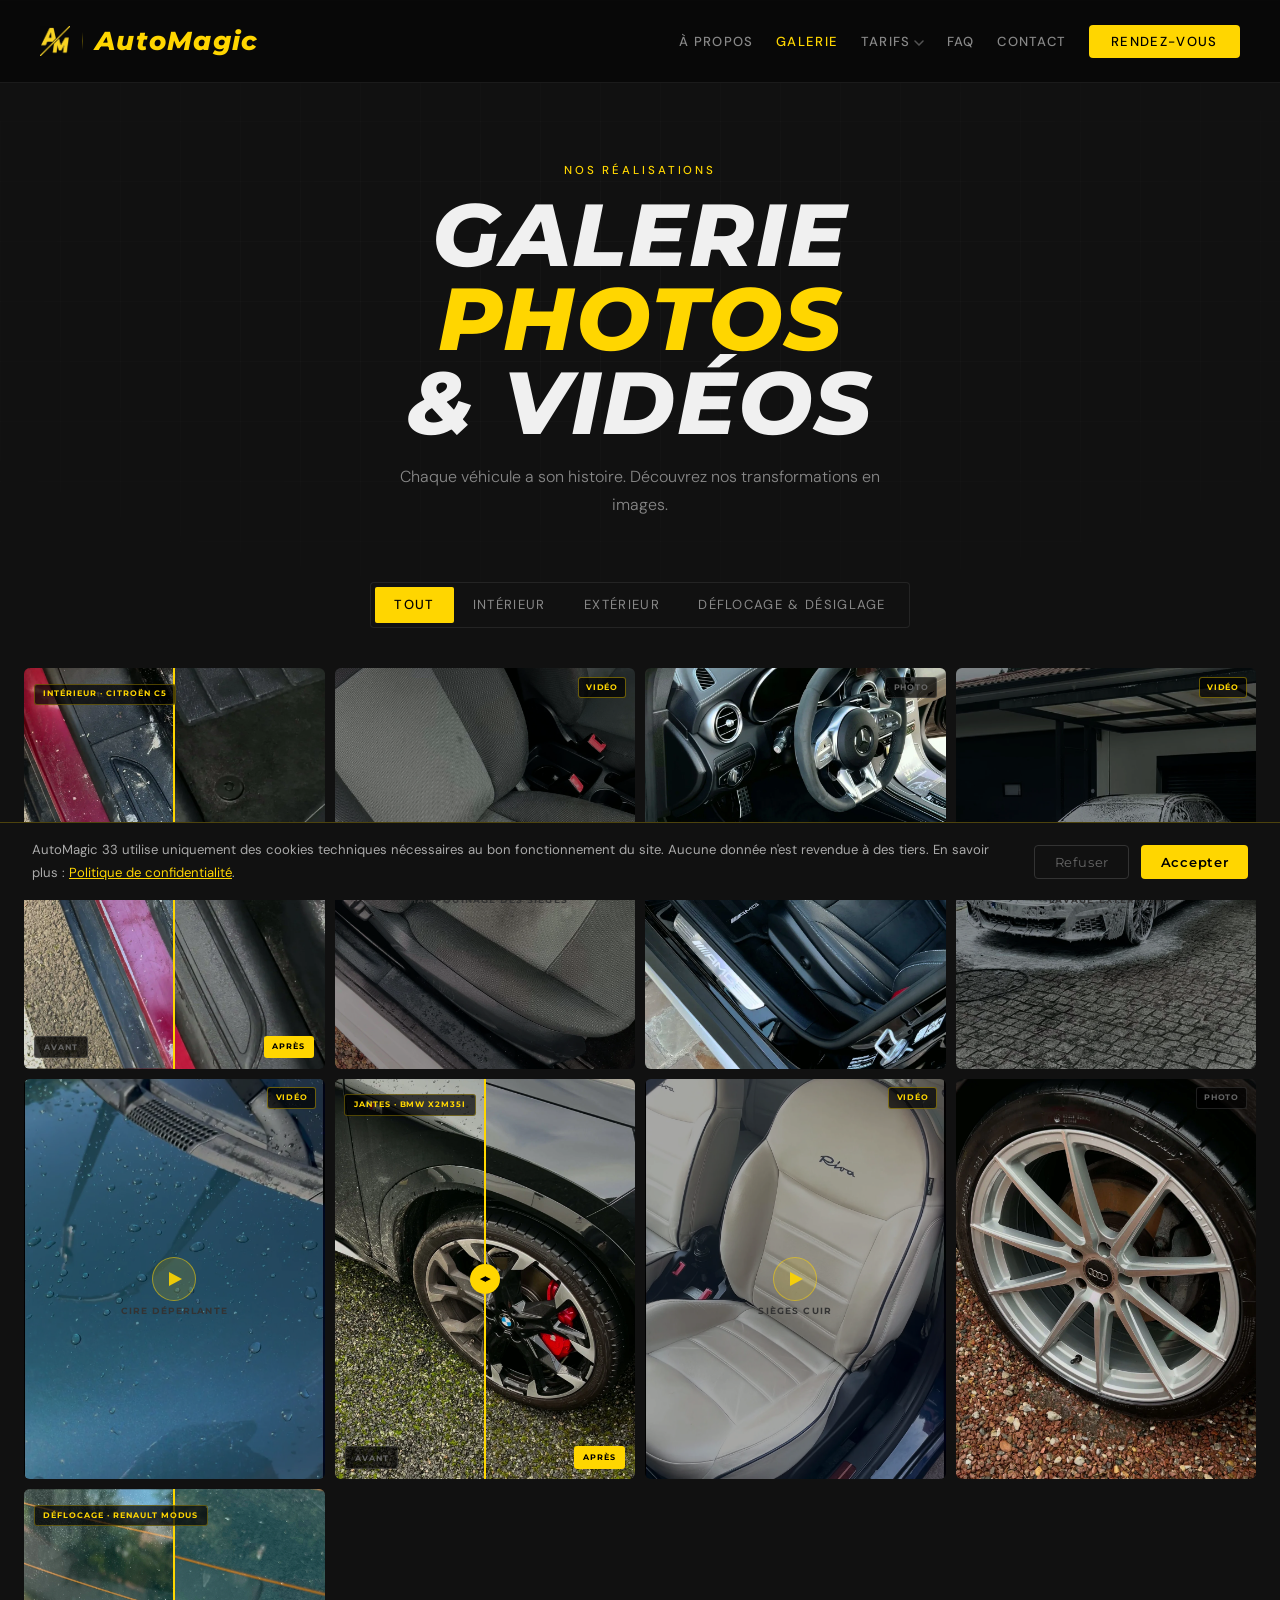
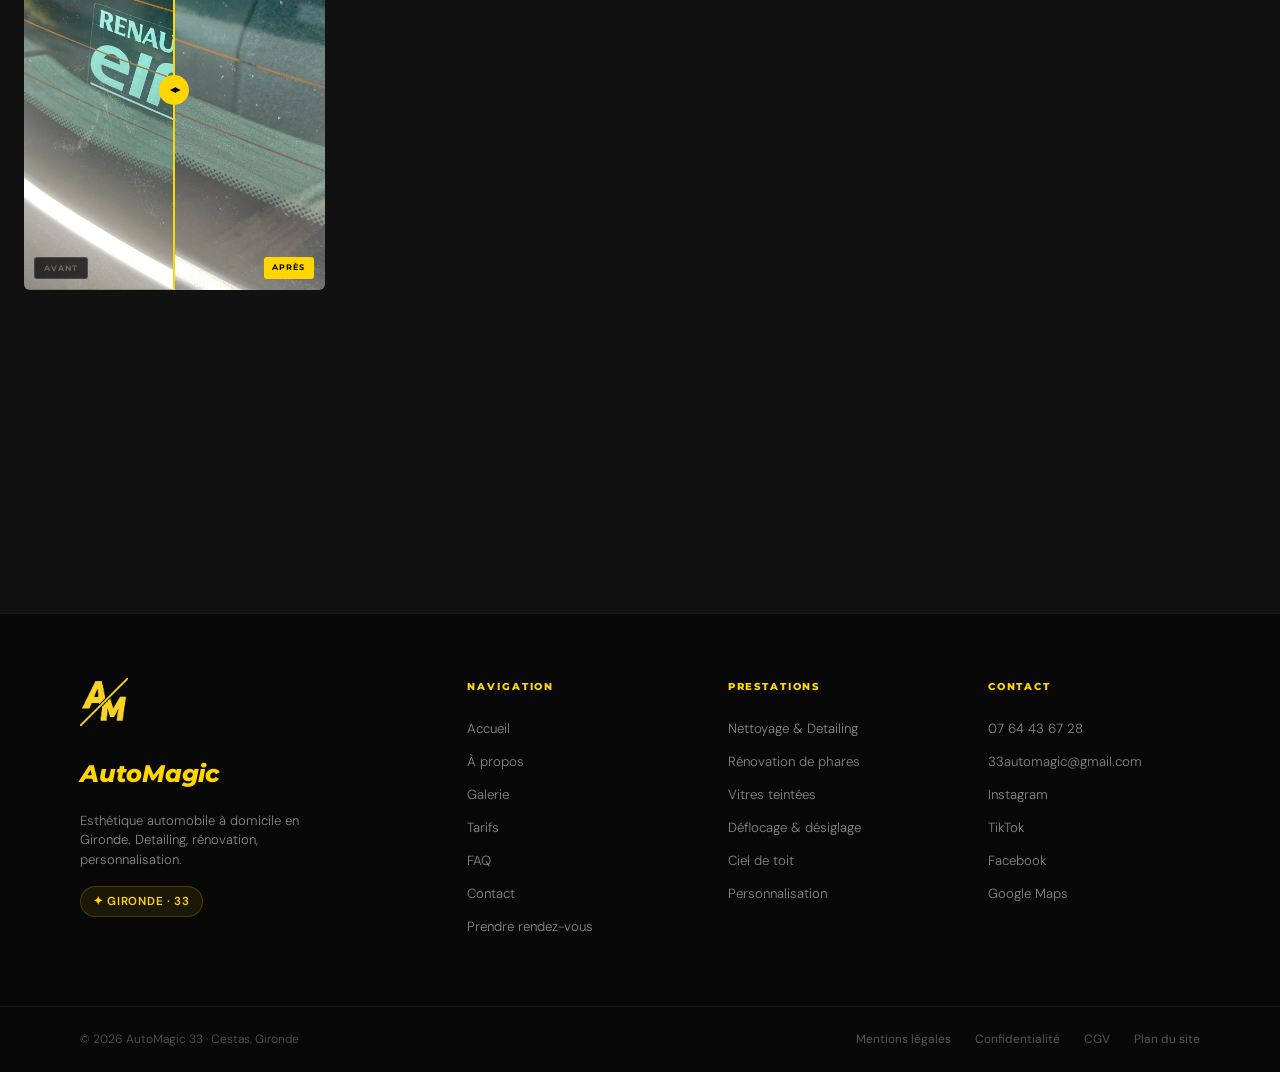
<file: galerie.html>
<!DOCTYPE html>
<html lang="fr">
<head>
  <meta charset="UTF-8" />
  <meta name="viewport" content="width=device-width, initial-scale=1.0" />

  <!-- SEO -->
  <title>Galerie — AutoMagic 33 · Photos & Vidéos Detailing Gironde</title>
  <meta name="description" content="Découvrez nos réalisations en photos et vidéos : nettoyage intérieur, lavage extérieur, detailing complet. AutoMagic 33, votre expert detailing auto à domicile en Gironde." />
  <link rel="canonical" href="https://automagic33.com/galerie.html" />
  <link rel="icon" type="image/png" href="favicon.png" sizes="192x192">

  <!-- Open Graph -->
  <meta property="og:type"        content="website" />
  <meta property="og:url"         content="https://automagic33.com/galerie.html" />
  <meta property="og:title"       content="Galerie — AutoMagic 33" />
  <meta property="og:description" content="Photos et vidéos de nos réalisations : nettoyage intérieur, extérieur, detailing en Gironde." />
  <meta property="og:locale"      content="fr_FR" />

  <!-- Fonts -->
  <link rel="preconnect" href="https://fonts.googleapis.com" />
  <link rel="preconnect" href="https://fonts.gstatic.com" crossorigin />
  <link href="https://fonts.googleapis.com/css2?family=Montserrat:ital,wght@0,400;0,500;0,800;1,800&family=DM+Sans:ital,opsz,wght@0,9..40,300;0,9..40,400;0,9..40,500;1,9..40,300&display=swap" rel="stylesheet" />
  <link rel="stylesheet" href="styles.css" />
  <link rel="stylesheet" href="galerie.css" />
</head>
<body>

<!-- NAVIGATION -->
<nav id="navbar">
  <a href="index.html" class="nav-logo"><img src="logo.png" alt="AutoMagic 33" class="nav-logo-img"><span class="nav-logo-sep"></span>AutoMagic</a>
    <ul class="nav-links">
    <li><a href="qui-sommes-nous.html">À propos</a></li>
    <li><a href="galerie.html" class="nav-active">Galerie</a></li>
    <li class="nav-dropdown-parent">
      <a href="tarifs.html" class="nav-dropdown-trigger">Tarifs <svg class="drop-arrow" width="10" height="6" viewBox="0 0 10 6" fill="none" xmlns="http://www.w3.org/2000/svg"><path d="M1 1l4 4 4-4" stroke="currentColor" stroke-width="1.5" stroke-linecap="round"/></svg></a>
      <div class="nav-dropdown">
        <a href="tarifs.html#nettoyage"><span class="drop-bullet"></span>Nettoyage &amp; Detailing</a>
        <a href="tarifs.html#renovation"><span class="drop-bullet"></span>Rénovation de phares</a>
        <a href="tarifs.html#vitres"><span class="drop-bullet"></span>Vitres teintées</a>
        <a href="tarifs.html#deflocage"><span class="drop-bullet"></span>Déflocage &amp; désiglage</a>
        <a href="tarifs.html#cieldetoit"><span class="drop-bullet"></span>Ciel de toit</a>
        <a href="tarifs.html#personnalisation"><span class="drop-bullet"></span>Personnalisation</a>
      </div>
    </li>
    <li><a href="faq.html">FAQ</a></li>
    <li><a href="contact.html">Contact</a></li>
    <li><a href="rendez-vous.html" class="nav-cta">Rendez-vous</a></li>
  </ul>
  <button class="burger" id="burger" aria-label="Ouvrir le menu">
    <span></span><span></span><span></span>
  </button>
</nav>

<div class="mobile-nav" id="mobileNav">
  <a href="qui-sommes-nous.html">À propos</a>
  <a href="galerie.html" class="nav-active">Galerie</a>
  <a href="tarifs.html">Tarifs</a>
  <a href="faq.html">FAQ</a>
  <a href="contact.html">Contact</a>
  <a href="rendez-vous.html">Rendez-vous</a>
</div>

<!-- GALERIE -->
<main class="galerie-page">

  <!-- HERO SECTION -->
  <div class="galerie-hero">
    <div class="galerie-hero-lines"></div>
    <div class="galerie-hero-inner">
      <p class="section-label reveal">Nos réalisations</p>
      <h1 class="galerie-title reveal">GALERIE <span>PHOTOS</span><br>&amp; VIDÉOS</h1>
      <p class="galerie-sub reveal">Chaque véhicule a son histoire. Découvrez nos transformations en images.</p>
    </div>
  </div>

  <!-- FILTRES -->
  <div class="galerie-filters-wrap">
    <div class="galerie-filters">
      <button class="gal-tab active" data-filter="all">Tout</button>
      <button class="gal-tab" data-filter="int">Intérieur</button>
      <button class="gal-tab" data-filter="ext">Extérieur</button>
      <button class="gal-tab" data-filter="def">Déflocage & désiglage</button>
    </div>
  </div>

  <!-- GRILLE -->
  <div class="galerie-container">
    <div class="gal-grid" id="galGrid">

      <!-- ══ SLIDER AVANT/APRÈS — Intérieur portrait ══ -->
      <div class="ba-card" data-cat="int" id="ba1">
        <div class="ba-before-layer" id="ba1-before">
            <img src="photos/interap.webp" alt="Intérieur après nettoyage">
          <div class="ba-placeholder">
          </div>
        </div>
        <div class="ba-after-layer" id="ba1-after">
            <img src="photos/interav.webp" alt="Intérieur avant nettoyage">
          <div class="ba-placeholder">
          </div>
        </div>
        <div class="ba-handle" id="ba1-handle"></div>
        <div class="ba-cat-tag-wrap"><span class="ba-cat-tag">Intérieur · Citroën C5</span></div>
        <div class="ba-labels">
          <span class="ba-lbl ba-lbl-b">Avant</span>
          <span class="ba-lbl ba-lbl-a">Après</span>
        </div>
      </div>

      <!-- ══ VIDÉO portrait — Intérieur ══ -->
      <div class="gal-card" data-cat="int">
          <video src="photos/siegeavap.mp4" muted loop playsinline></video>
        <div class="gal-thumb">
          <img src="photos/siegeav.webp" alt="Aperçu vidéo">
          <div class="gal-ph-lbl" style="margin-top: 65px;">Shampouinage des sièges</div>
        </div>
        <span class="media-badge video-badge">Vidéo</span>
        <div class="play-btn"><div class="play-circle"><div class="play-tri"></div></div></div>
        <div class="card-overlay"></div>
        <div class="card-info">
          <div class="ci-name">Shampouinage des sièges</div>
          <div class="ci-sub">Ford Fiesta · Cestas</div>
        </div>
      </div>

      <!-- ══ PHOTO portrait — Intérieur ══ -->
      <div class="gal-card" data-cat="int">
        <div class="gal-thumb">
          <img src="photos/habitacle.webp" alt="Habitacle nettoyé">
        </div>
        <span class="media-badge photo-badge">Photo</span>
        <div class="card-overlay"></div>
        <div class="card-info">
          <div class="ci-name">Habitacle</div>
          <div class="ci-sub">Mercedes GLC Coupé 63 AMG · Salles</div>
        </div>
      </div>

      <!-- ══ VIDÉO portrait — Extérieur ══ -->
      <div class="gal-card" data-cat="ext">
          <video src="photos/extcarrosserie.mp4" muted loop playsinline></video>
        <div class="gal-thumb">
          <img src="photos/extcarrosserieprev.webp" alt="Aperçu vidéo">
          <div class="gal-ph-lbl" style="margin-top: 65px;">Lavage extérieur</div>
        </div>
        <span class="media-badge video-badge">Vidéo</span>
        <div class="play-btn"><div class="play-circle"><div class="play-tri"></div></div></div>
        <div class="card-overlay"></div>
        <div class="card-info">
          <div class="ci-name">Lavage carrosserie</div>
          <div class="ci-sub">BMW Série 5 · Cestas</div>
        </div>
      </div>

      <!-- ══ VIDEO portrait — Extérieur ══ -->
      <div class="gal-card" data-cat="ext">
          <video src="photos/cire.mp4" muted loop playsinline></video>
        <div class="gal-thumb">
          <img src="photos/cire.webp" alt="Aperçu vidéo">
          <div class="gal-ph-lbl" style="margin-top: 65px;">Cire déperlante</div>
        </div>
        <span class="media-badge video-badge">Vidéo</span>
        <div class="play-btn"><div class="play-circle"><div class="play-tri"></div></div></div>
        <div class="card-overlay"></div>
        <div class="card-info">
          <div class="ci-name">Cire déperlante</div>
          <div class="ci-sub">Fiat 500e · Cestas</div>
        </div>
      </div>

<!-- ══ SLIDER AVANT/APRÈS — Extérieur portrait ══ -->
      <div class="ba-card" data-cat="ext" id="ba2"> 
        <div class="ba-before-layer" id="ba2-before">
            <img src="photos/jantepropre.webp" alt="Jante après nettoyage"> <
          <div class="ba-placeholder">
          </div>
        </div>
        <div class="ba-after-layer" id="ba2-after">
            <img src="photos/jantesale.webp" alt="Jante avant nettoyage"> <
          <div class="ba-placeholder">
          </div>
        </div>
        <div class="ba-handle" id="ba2-handle"></div>
        <div class="ba-cat-tag-wrap"><span class="ba-cat-tag">Jantes · BMW X2M35I</span></div>
        <div class="ba-labels">
          <span class="ba-lbl ba-lbl-b">Avant</span>
          <span class="ba-lbl ba-lbl-a">Après</span>
        </div>
      </div>

      <!-- ══ VIDÉO portrait — Intérieur ══ -->
      <div class="gal-card" data-cat="int">
        <video src="photos/cuir.mp4" muted loop playsinline></video>
        <div class="gal-thumb">
          <img src="photos/cuir.webp" alt="Aperçu vidéo">
          <div class="gal-ph-lbl" style="margin-top: 65px;">Sièges cuir</div>
        </div>
        <span class="media-badge video-badge">Vidéo</span>
        <div class="play-btn"><div class="play-circle"><div class="play-tri"></div></div></div>
        <div class="card-overlay"></div>
        <div class="card-info">
          <div class="ci-name">Sièges cuir</div>
          <div class="ci-sub">Fiat 500 Riva · Cenon</div>
        </div>
      </div>

      <!-- ══ PHOTO portrait — Extérieur ══ -->
      <div class="gal-card" data-cat="ext">
        <div class="gal-thumb">
                    <img src="photos/janteap.webp" alt="Jante nettoyée">
        </div>
        <span class="media-badge photo-badge">Photo</span>
        <div class="card-overlay"></div>
        <div class="card-info">
          <div class="ci-name">Jante nettoyée</div>
          <div class="ci-sub">Audi A7 · Cestas</div>
        </div>
      </div>

      <!-- ══ SLIDER AVANT/APRÈS — Déflocage & désiglage ══ -->
      <div class="ba-card" data-cat="def" id="ba3">
        <div class="ba-before-layer" id="ba3-before">
            <img src="photos/defap.webp" alt="Vitre après déflocage">
          <div class="ba-placeholder">
          </div>
        </div>
        <div class="ba-after-layer" id="ba3-after">
            <img src="photos/defav.webp" alt="Vitre avant déflocage">
          <div class="ba-placeholder">
          </div>
        </div>
        <div class="ba-handle" id="ba3-handle"></div>
        <div class="ba-cat-tag-wrap"><span class="ba-cat-tag">Déflocage · Renault Modus</span></div>
        <div class="ba-labels">
          <span class="ba-lbl ba-lbl-b">Avant</span>
          <span class="ba-lbl ba-lbl-a">Après</span>
        </div>
      </div>

    </div>
  </div>

  <!-- CTA -->
  <div class="galerie-cta reveal">
    <p class="galerie-cta-text">Votre véhicule mérite le même traitement !</p>
    <a href="rendez-vous.html" class="btn-primary">Prendre rendez-vous</a>
  </div>

</main>

<!-- FOOTER -->
<footer>
  <div class="footer-main">
    <div class="footer-brand">
      <a href="index.html"><img src="logo.png" alt="AutoMagic 33" class="footer-logo-img"></a><a href="index.html" class="footer-logo">AutoMagic</a>
      <p class="footer-tagline">Esthétique automobile à domicile en Gironde. Detailing, rénovation, personnalisation.</p>
      <span class="footer-badge">✦ Gironde · 33</span>
    </div>
    <div class="footer-col">
      <div class="footer-col-title">Navigation</div>
      <a href="index.html">Accueil</a>
      <a href="qui-sommes-nous.html">À propos</a>
      <a href="galerie.html">Galerie</a>
      <a href="tarifs.html">Tarifs</a>
      <a href="faq.html">FAQ</a>
      <a href="contact.html">Contact</a>
      <a href="rendez-vous.html">Prendre rendez-vous</a>
    </div>
    <div class="footer-col">
      <div class="footer-col-title">Prestations</div>
      <a href="tarifs.html#nettoyage">Nettoyage &amp; Detailing</a>
      <a href="tarifs.html#renovation">Rénovation de phares</a>
      <a href="tarifs.html#vitres">Vitres teintées</a>
      <a href="tarifs.html#deflocage">Déflocage &amp; désiglage</a>
      <a href="tarifs.html#cieldetoit">Ciel de toit</a>
      <a href="tarifs.html#personnalisation">Personnalisation</a>
    </div>
    <div class="footer-col">
      <div class="footer-col-title">Contact</div>
      <a href="tel:0764436728">07 64 43 67 28</a>
      <a href="mailto:33automagic@gmail.com">33automagic@gmail.com</a>
      <a href="https://www.instagram.com/automagic_33/" target="_blank" rel="noopener">Instagram</a>
      <a href="https://www.tiktok.com/@automagic33" target="_blank" rel="noopener">TikTok</a>
      <a href="https://www.facebook.com/people/Auto-Magic/61582766131972/" target="_blank" rel="noopener">Facebook</a>
      <a href="https://maps.app.goo.gl/5RrxEkA9PpwBNwDk7" target="_blank" rel="noopener">Google Maps</a>
    </div>
  </div>
  <div class="footer-bottom">
    <span class="footer-copy">© 2026 AutoMagic 33 · Cestas, Gironde</span>
    <div class="footer-bottom-links">
      <a href="mentions-legales.html">Mentions légales</a>
      <a href="politique-confidentialite.html">Confidentialité</a>
      <a href="cgv.html">CGV</a>
      <a href="sitemap.xml">Plan du site</a>
    </div>
  </div>
</footer>

<script src="main.js"></script>
<script src="galerie.js"></script>
</body>
</html>
</file>
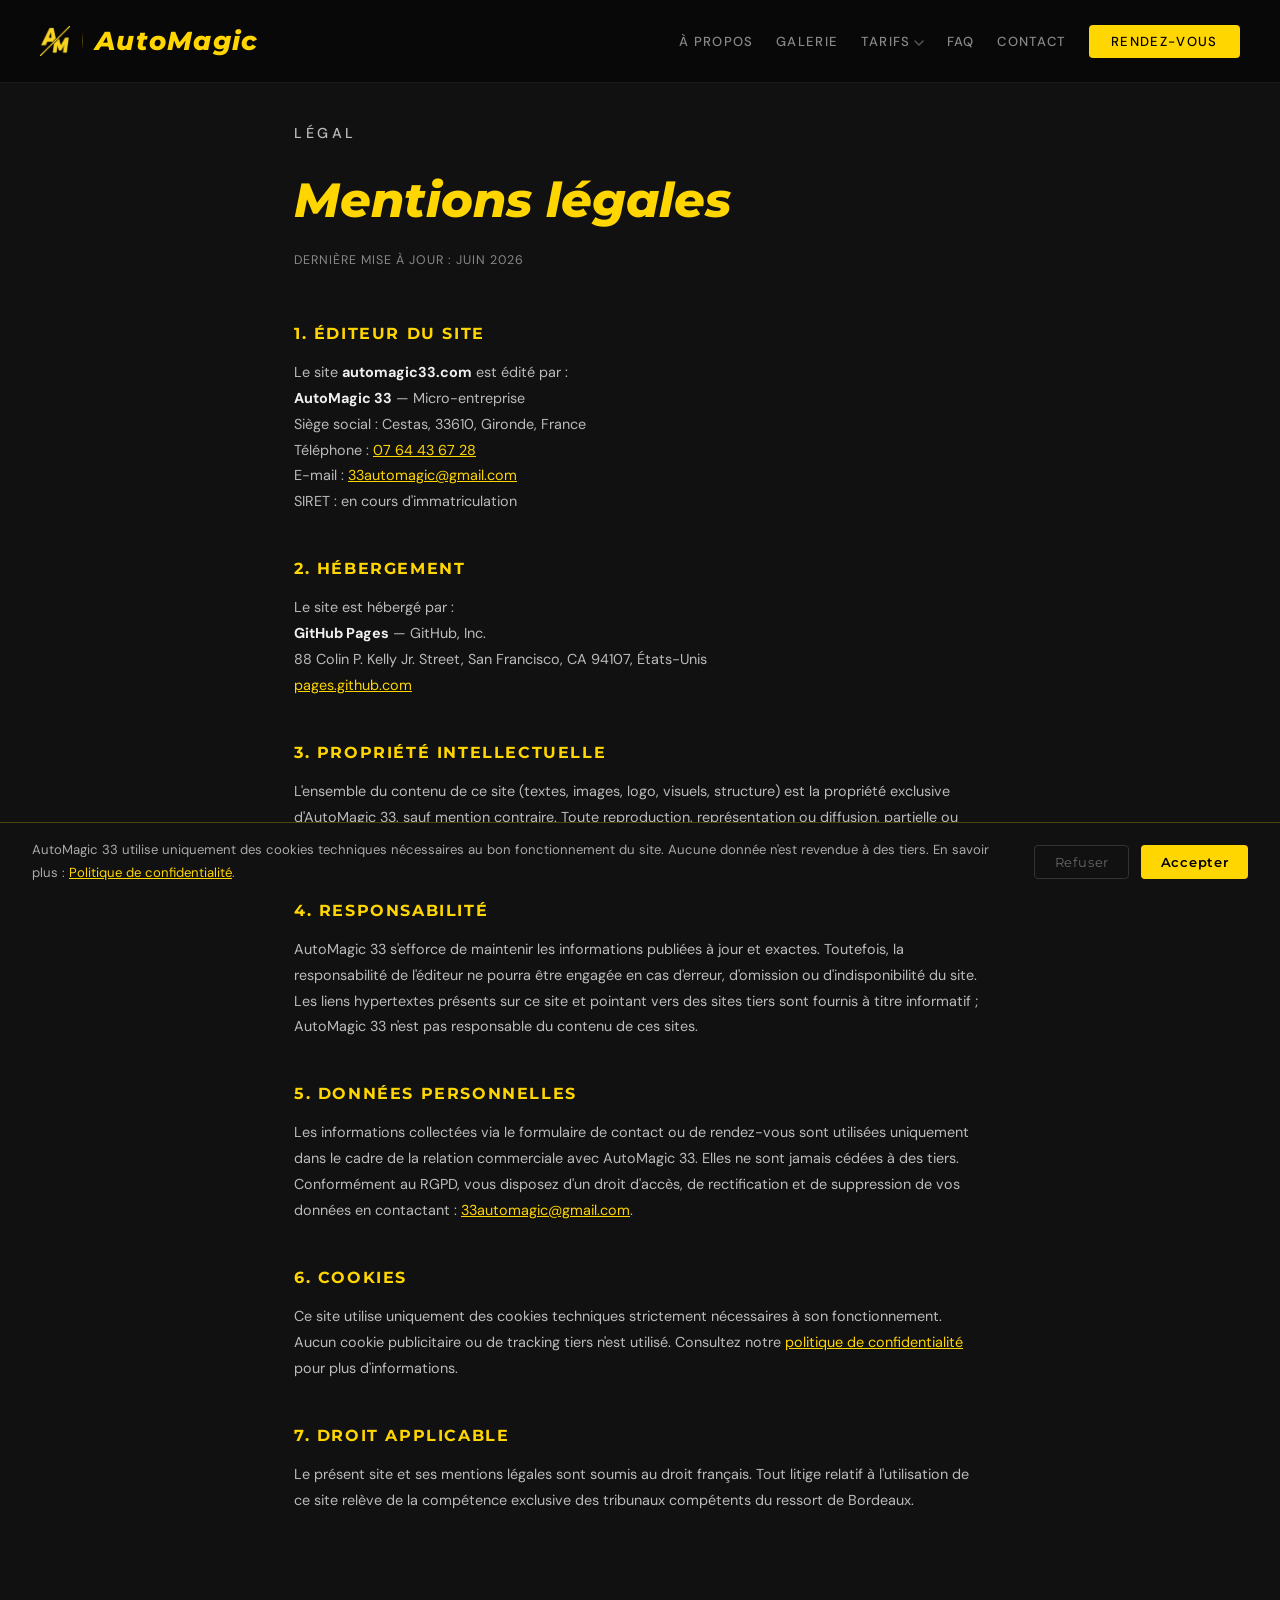
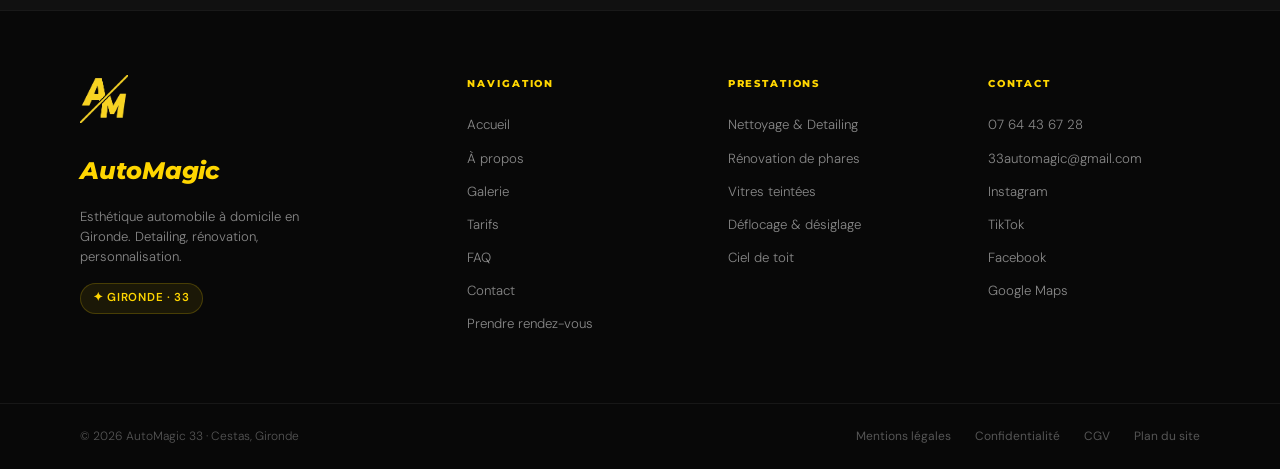
<file: mentions-legales.html>
<!DOCTYPE html>
<html lang="fr">
<head>
  <meta charset="UTF-8" />
  <meta name="viewport" content="width=device-width, initial-scale=1.0" />
  <title>Mentions légales — AutoMagic 33</title>
  <meta name="description" content="Mentions légales d'AutoMagic 33 — informations légales, hébergeur, propriété intellectuelle." />
  <link rel="canonical" href="https://automagic33.com/mentions-legales.html" />
  <link rel="icon" type="image/png" href="favicon.png" sizes="192x192">
  <link rel="preconnect" href="https://fonts.googleapis.com" />
  <link rel="preconnect" href="https://fonts.gstatic.com" crossorigin />
  <link href="https://fonts.googleapis.com/css2?family=Montserrat:ital,wght@0,400;0,500;0,800;1,800&family=DM+Sans:ital,opsz,wght@0,9..40,300;0,9..40,400;0,9..40,500;1,9..40,300&display=swap" rel="stylesheet" />
  <link rel="stylesheet" href="styles.css" />
</head>
<body>

<nav id="navbar">
  <a href="index.html" class="nav-logo"><img src="logo.png" alt="AutoMagic 33" class="nav-logo-img"><span class="nav-logo-sep"></span>AutoMagic</a>
    <ul class="nav-links">
    <li><a href="qui-sommes-nous.html">À propos</a></li>
    <li><a href="galerie.html">Galerie</a></li>
    <li class="nav-dropdown-parent">
      <a href="tarifs.html" class="nav-dropdown-trigger">Tarifs <svg class="drop-arrow" width="10" height="6" viewBox="0 0 10 6" fill="none" xmlns="http://www.w3.org/2000/svg"><path d="M1 1l4 4 4-4" stroke="currentColor" stroke-width="1.5" stroke-linecap="round"/></svg></a>
      <div class="nav-dropdown">
        <a href="tarifs.html#nettoyage"><span class="drop-bullet"></span>Nettoyage &amp; Detailing</a>
        <a href="tarifs.html#renovation"><span class="drop-bullet"></span>Rénovation de phares</a>
        <a href="tarifs.html#vitres"><span class="drop-bullet"></span>Vitres teintées</a>
        <a href="tarifs.html#deflocage"><span class="drop-bullet"></span>Déflocage &amp; désiglage</a>
        <a href="tarifs.html#cieldetoit"><span class="drop-bullet"></span>Ciel de toit</a>
      </div>
    </li>
    <li><a href="faq.html">FAQ</a></li>
    <li><a href="contact.html">Contact</a></li>
    <li><a href="rendez-vous.html" class="nav-cta">Rendez-vous</a></li>
  </ul>
  <button class="burger" id="burger" aria-label="Ouvrir le menu">
    <span></span><span></span><span></span>
  </button>
</nav>

<div class="mobile-nav" id="mobileNav">
  <a href="qui-sommes-nous.html">À propos</a>
  <a href="galerie.html">Galerie</a>
  <a href="tarifs.html">Tarifs</a>
  <a href="faq.html">FAQ</a>
  <a href="contact.html">Contact</a>
  <a href="rendez-vous.html">Rendez-vous</a>
</div>

<main class="inner-page">
<div class="legal-page">
  <p class="section-label">Légal</p>
  <h1>Mentions légales</h1>
  <p class="legal-updated">Dernière mise à jour : juin 2026</p>

  <h2>1. Éditeur du site</h2>
  <p>
    Le site <strong>automagic33.com</strong> est édité par :<br>
    <strong>AutoMagic 33</strong> — Micro-entreprise<br>
    Siège social : Cestas, 33610, Gironde, France<br>
    Téléphone : <a href="tel:0764436728">07 64 43 67 28</a><br>
    E-mail : <a href="mailto:33automagic@gmail.com">33automagic@gmail.com</a><br>
    SIRET : en cours d'immatriculation
  </p>

  <h2>2. Hébergement</h2>
  <p>
    Le site est hébergé par :<br>
    <strong>GitHub Pages</strong> — GitHub, Inc.<br>
    88 Colin P. Kelly Jr. Street, San Francisco, CA 94107, États-Unis<br>
    <a href="https://pages.github.com" target="_blank" rel="noopener">pages.github.com</a>
  </p>

  <h2>3. Propriété intellectuelle</h2>
  <p>
    L'ensemble du contenu de ce site (textes, images, logo, visuels, structure) est la propriété exclusive d'AutoMagic 33, sauf mention contraire. Toute reproduction, représentation ou diffusion, partielle ou totale, est interdite sans autorisation préalable écrite.
  </p>

  <h2>4. Responsabilité</h2>
  <p>
    AutoMagic 33 s'efforce de maintenir les informations publiées à jour et exactes. Toutefois, la responsabilité de l'éditeur ne pourra être engagée en cas d'erreur, d'omission ou d'indisponibilité du site. Les liens hypertextes présents sur ce site et pointant vers des sites tiers sont fournis à titre informatif ; AutoMagic 33 n'est pas responsable du contenu de ces sites.
  </p>

  <h2>5. Données personnelles</h2>
  <p>
    Les informations collectées via le formulaire de contact ou de rendez-vous sont utilisées uniquement dans le cadre de la relation commerciale avec AutoMagic 33. Elles ne sont jamais cédées à des tiers. Conformément au RGPD, vous disposez d'un droit d'accès, de rectification et de suppression de vos données en contactant : <a href="mailto:33automagic@gmail.com">33automagic@gmail.com</a>.
  </p>

  <h2>6. Cookies</h2>
  <p>
    Ce site utilise uniquement des cookies techniques strictement nécessaires à son fonctionnement. Aucun cookie publicitaire ou de tracking tiers n'est utilisé. Consultez notre <a href="politique-confidentialite.html">politique de confidentialité</a> pour plus d'informations.
  </p>

  <h2>7. Droit applicable</h2>
  <p>
    Le présent site et ses mentions légales sont soumis au droit français. Tout litige relatif à l'utilisation de ce site relève de la compétence exclusive des tribunaux compétents du ressort de Bordeaux.
  </p>
</div>
</main>

<footer>
  <div class="footer-main">
    <!-- Marque -->
    <div class="footer-brand">
      <a href="index.html"><img src="logo.png" alt="AutoMagic 33" class="footer-logo-img"></a><a href="index.html" class="footer-logo">AutoMagic</a>
      <p class="footer-tagline">Esthétique automobile à domicile en Gironde. Detailing, rénovation, personnalisation.</p>
      <span class="footer-badge">✦ Gironde · 33</span>
    </div>

    <!-- Navigation -->
    <div class="footer-col">
      <div class="footer-col-title">Navigation</div>
      <a href="index.html">Accueil</a>
      <a href="qui-sommes-nous.html">À propos</a>
      <a href="galerie.html">Galerie</a>
      <a href="tarifs.html">Tarifs</a>
      <a href="faq.html">FAQ</a>
      <a href="contact.html">Contact</a>
      <a href="rendez-vous.html">Prendre rendez-vous</a>
    </div>

    <!-- Prestations -->
    <div class="footer-col">
      <div class="footer-col-title">Prestations</div>
      <a href="tarifs.html#nettoyage">Nettoyage &amp; Detailing</a>
      <a href="tarifs.html#renovation">Rénovation de phares</a>
      <a href="tarifs.html#vitres">Vitres teintées</a>
      <a href="tarifs.html#deflocage">Déflocage &amp; désiglage</a>
      <a href="tarifs.html#cieldetoit">Ciel de toit</a>
    </div>

    <!-- Contact -->
    <div class="footer-col">
      <div class="footer-col-title">Contact</div>
      <a href="tel:0764436728">07 64 43 67 28</a>
      <a href="mailto:33automagic@gmail.com">33automagic@gmail.com</a>
      <a href="https://www.instagram.com/automagic_33/" target="_blank" rel="noopener">Instagram</a>
      <a href="https://www.tiktok.com/@automagic33" target="_blank" rel="noopener">TikTok</a>
      <a href="https://www.facebook.com/people/Auto-Magic/61582766131972/" target="_blank" rel="noopener">Facebook</a>
      <a href="https://maps.app.goo.gl/5RrxEkA9PpwBNwDk7" target="_blank" rel="noopener">Google Maps</a>
    </div>
  </div>

  <div class="footer-bottom">
    <span class="footer-copy">© 2026 AutoMagic 33 · Cestas, Gironde</span>
    <div class="footer-bottom-links">
      <a href="mentions-legales.html">Mentions légales</a>
      <a href="politique-confidentialite.html">Confidentialité</a>
      <a href="cgv.html">CGV</a>
      <a href="sitemap.xml">Plan du site</a>
    </div>
  </div>
</footer>

<script src="main.js"></script>
</body>
</html>
</file>
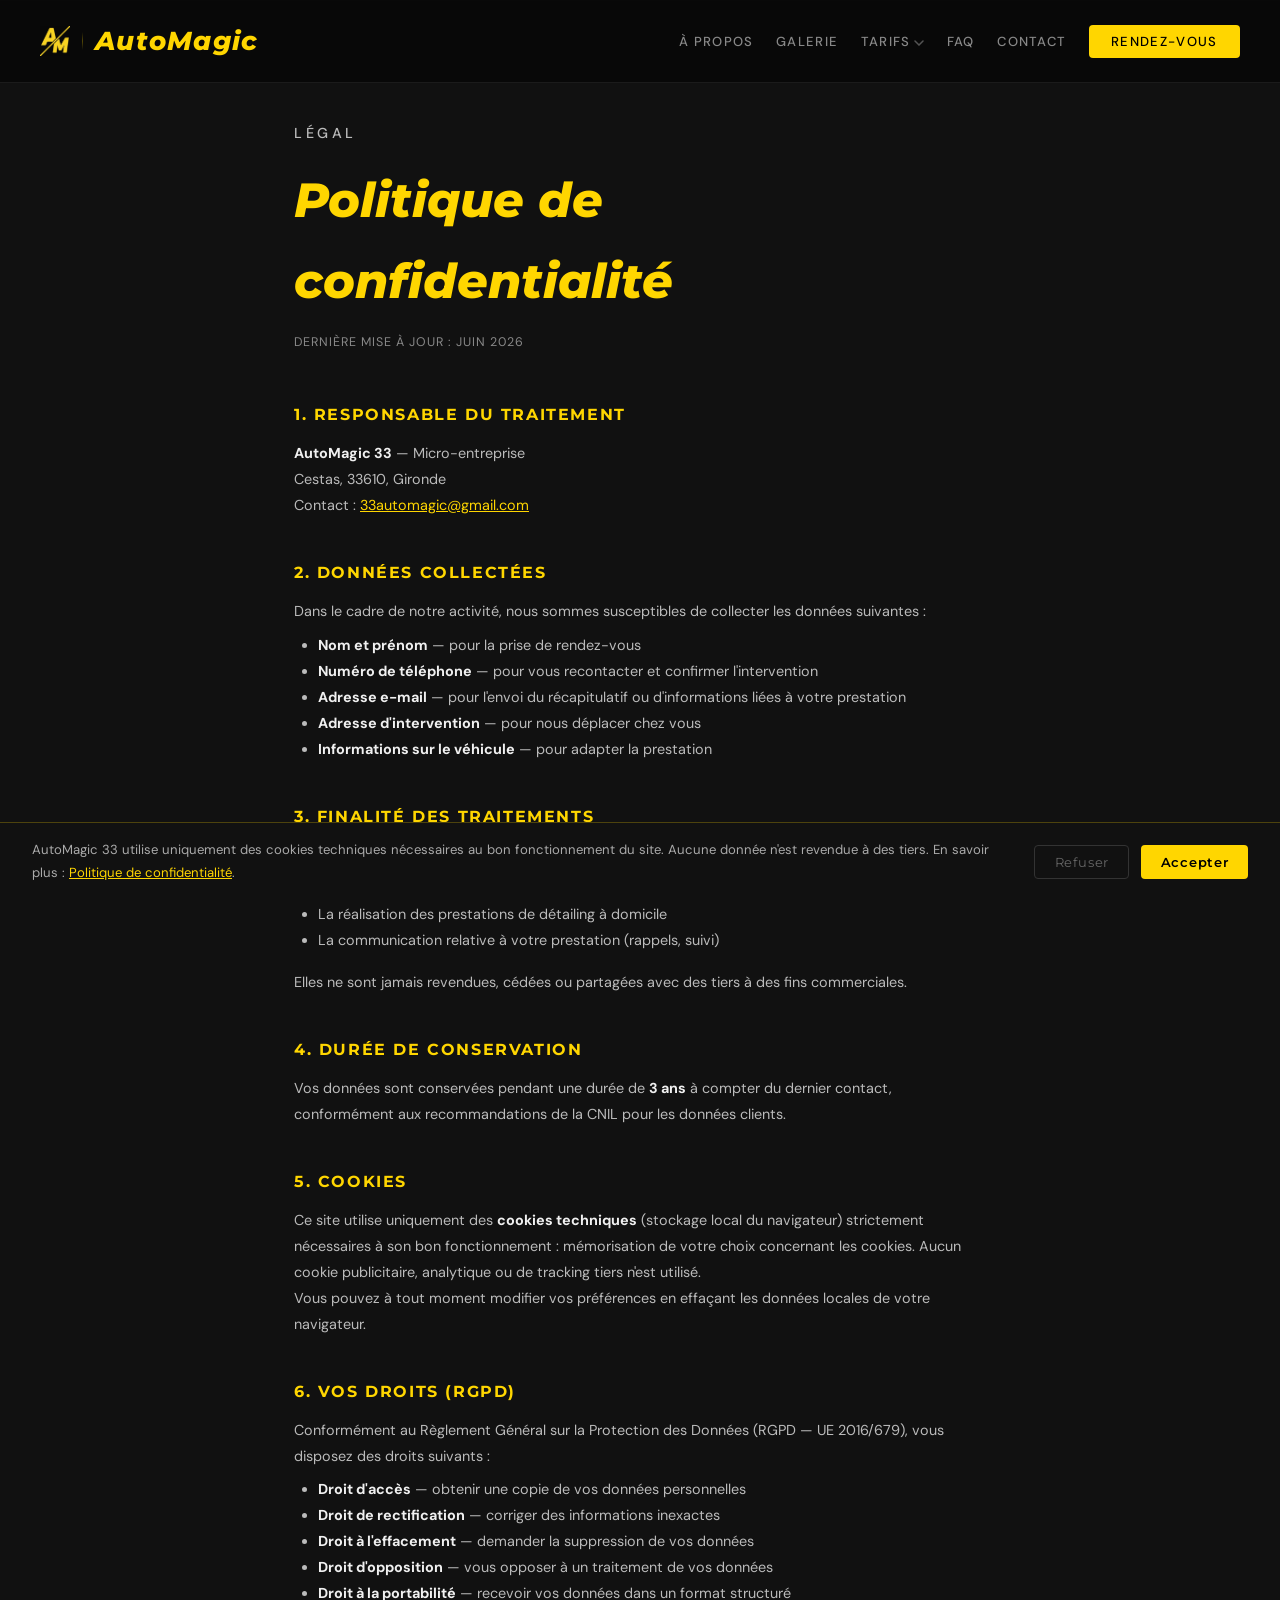
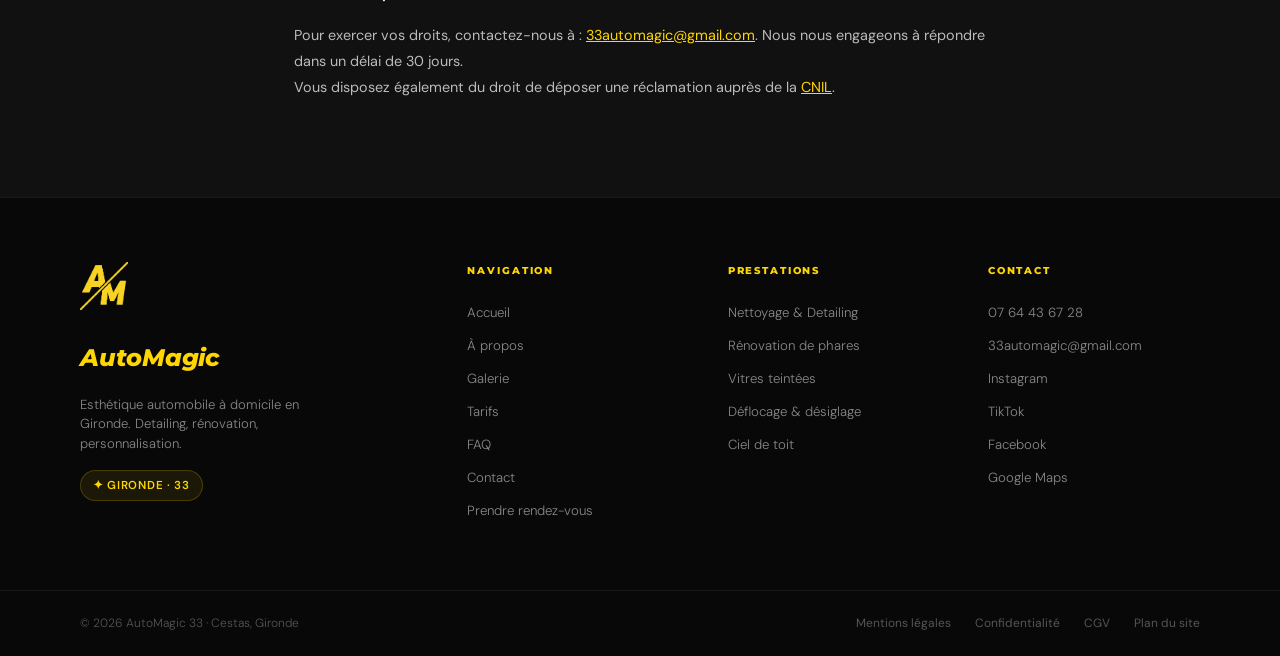
<file: politique-confidentialite.html>
<!DOCTYPE html>
<html lang="fr">
<head>
  <meta charset="UTF-8" />
  <meta name="viewport" content="width=device-width, initial-scale=1.0" />
  <title>Politique de confidentialité — AutoMagic 33</title>
  <meta name="description" content="Politique de confidentialité et gestion des données personnelles — AutoMagic 33, detailing auto Gironde." />
  <link rel="canonical" href="https://automagic33.com/politique-confidentialite.html" />
  <link rel="icon" type="image/png" href="favicon.png" sizes="192x192">
  <link rel="preconnect" href="https://fonts.googleapis.com" />
  <link rel="preconnect" href="https://fonts.gstatic.com" crossorigin />
  <link href="https://fonts.googleapis.com/css2?family=Montserrat:ital,wght@0,400;0,500;0,800;1,800&family=DM+Sans:ital,opsz,wght@0,9..40,300;0,9..40,400;0,9..40,500;1,9..40,300&display=swap" rel="stylesheet" />
  <link rel="stylesheet" href="styles.css" />
</head>
<body>

<nav id="navbar">
  <a href="index.html" class="nav-logo"><img src="logo.png" alt="AutoMagic 33" class="nav-logo-img"><span class="nav-logo-sep"></span>AutoMagic</a>
    <ul class="nav-links">
    <li><a href="qui-sommes-nous.html">À propos</a></li>
    <li><a href="galerie.html">Galerie</a></li>
    <li class="nav-dropdown-parent">
      <a href="tarifs.html" class="nav-dropdown-trigger">Tarifs <svg class="drop-arrow" width="10" height="6" viewBox="0 0 10 6" fill="none" xmlns="http://www.w3.org/2000/svg"><path d="M1 1l4 4 4-4" stroke="currentColor" stroke-width="1.5" stroke-linecap="round"/></svg></a>
      <div class="nav-dropdown">
        <a href="tarifs.html#nettoyage"><span class="drop-bullet"></span>Nettoyage &amp; Detailing</a>
        <a href="tarifs.html#renovation"><span class="drop-bullet"></span>Rénovation de phares</a>
        <a href="tarifs.html#vitres"><span class="drop-bullet"></span>Vitres teintées</a>
        <a href="tarifs.html#deflocage"><span class="drop-bullet"></span>Déflocage &amp; désiglage</a>
        <a href="tarifs.html#cieldetoit"><span class="drop-bullet"></span>Ciel de toit</a>
      </div>
    </li>
    <li><a href="faq.html">FAQ</a></li>
    <li><a href="contact.html">Contact</a></li>
    <li><a href="rendez-vous.html" class="nav-cta">Rendez-vous</a></li>
  </ul>
  <button class="burger" id="burger" aria-label="Ouvrir le menu">
    <span></span><span></span><span></span>
  </button>
</nav>

<div class="mobile-nav" id="mobileNav">
  <a href="qui-sommes-nous.html">À propos</a>
  <a href="galerie.html">Galerie</a>
  <a href="tarifs.html">Tarifs</a>
  <a href="faq.html">FAQ</a>
  <a href="contact.html">Contact</a>
  <a href="rendez-vous.html">Rendez-vous</a>
</div>

<main class="inner-page">
<div class="legal-page">
  <p class="section-label">Légal</p>
  <h1>Politique de confidentialité</h1>
  <p class="legal-updated">Dernière mise à jour : juin 2026</p>

  <h2>1. Responsable du traitement</h2>
  <p>
    <strong>AutoMagic 33</strong> — Micro-entreprise<br>
    Cestas, 33610, Gironde<br>
    Contact : <a href="mailto:33automagic@gmail.com">33automagic@gmail.com</a>
  </p>

  <h2>2. Données collectées</h2>
  <p>Dans le cadre de notre activité, nous sommes susceptibles de collecter les données suivantes :</p>
  <ul>
    <li><strong>Nom et prénom</strong> — pour la prise de rendez-vous</li>
    <li><strong>Numéro de téléphone</strong> — pour vous recontacter et confirmer l'intervention</li>
    <li><strong>Adresse e-mail</strong> — pour l'envoi du récapitulatif ou d'informations liées à votre prestation</li>
    <li><strong>Adresse d'intervention</strong> — pour nous déplacer chez vous</li>
    <li><strong>Informations sur le véhicule</strong> — pour adapter la prestation</li>
  </ul>

  <h2>3. Finalité des traitements</h2>
  <p>Vos données sont collectées exclusivement pour :</p>
  <ul>
    <li>La gestion et la confirmation des rendez-vous</li>
    <li>La réalisation des prestations de détailing à domicile</li>
    <li>La communication relative à votre prestation (rappels, suivi)</li>
  </ul>
  <p>Elles ne sont jamais revendues, cédées ou partagées avec des tiers à des fins commerciales.</p>

  <h2>4. Durée de conservation</h2>
  <p>
    Vos données sont conservées pendant une durée de <strong>3 ans</strong> à compter du dernier contact, conformément aux recommandations de la CNIL pour les données clients.
  </p>

  <h2>5. Cookies</h2>
  <p>
    Ce site utilise uniquement des <strong>cookies techniques</strong> (stockage local du navigateur) strictement nécessaires à son bon fonctionnement : mémorisation de votre choix concernant les cookies. Aucun cookie publicitaire, analytique ou de tracking tiers n'est utilisé.
  </p>
  <p>
    Vous pouvez à tout moment modifier vos préférences en effaçant les données locales de votre navigateur.
  </p>

  <h2>6. Vos droits (RGPD)</h2>
  <p>Conformément au Règlement Général sur la Protection des Données (RGPD — UE 2016/679), vous disposez des droits suivants :</p>
  <ul>
    <li><strong>Droit d'accès</strong> — obtenir une copie de vos données personnelles</li>
    <li><strong>Droit de rectification</strong> — corriger des informations inexactes</li>
    <li><strong>Droit à l'effacement</strong> — demander la suppression de vos données</li>
    <li><strong>Droit d'opposition</strong> — vous opposer à un traitement de vos données</li>
    <li><strong>Droit à la portabilité</strong> — recevoir vos données dans un format structuré</li>
  </ul>
  <p>
    Pour exercer vos droits, contactez-nous à : <a href="mailto:33automagic@gmail.com">33automagic@gmail.com</a>. Nous nous engageons à répondre dans un délai de 30 jours.
  </p>
  <p>
    Vous disposez également du droit de déposer une réclamation auprès de la <a href="https://www.cnil.fr" target="_blank" rel="noopener">CNIL</a>.
  </p>
</div>
</main>

<footer>
  <div class="footer-main">
    <!-- Marque -->
    <div class="footer-brand">
      <a href="index.html"><img src="logo.png" alt="AutoMagic 33" class="footer-logo-img"></a><a href="index.html" class="footer-logo">AutoMagic</a>
      <p class="footer-tagline">Esthétique automobile à domicile en Gironde. Detailing, rénovation, personnalisation.</p>
      <span class="footer-badge">✦ Gironde · 33</span>
    </div>

    <!-- Navigation -->
    <div class="footer-col">
      <div class="footer-col-title">Navigation</div>
      <a href="index.html">Accueil</a>
      <a href="qui-sommes-nous.html">À propos</a>
      <a href="galerie.html">Galerie</a>
      <a href="tarifs.html">Tarifs</a>
      <a href="faq.html">FAQ</a>
      <a href="contact.html">Contact</a>
      <a href="rendez-vous.html">Prendre rendez-vous</a>
    </div>

    <!-- Prestations -->
    <div class="footer-col">
      <div class="footer-col-title">Prestations</div>
      <a href="tarifs.html#nettoyage">Nettoyage &amp; Detailing</a>
      <a href="tarifs.html#renovation">Rénovation de phares</a>
      <a href="tarifs.html#vitres">Vitres teintées</a>
      <a href="tarifs.html#deflocage">Déflocage &amp; désiglage</a>
      <a href="tarifs.html#cieldetoit">Ciel de toit</a>
    </div>

    <!-- Contact -->
    <div class="footer-col">
      <div class="footer-col-title">Contact</div>
      <a href="tel:0764436728">07 64 43 67 28</a>
      <a href="mailto:33automagic@gmail.com">33automagic@gmail.com</a>
      <a href="https://www.instagram.com/automagic_33/" target="_blank" rel="noopener">Instagram</a>
      <a href="https://www.tiktok.com/@automagic33" target="_blank" rel="noopener">TikTok</a>
      <a href="https://www.facebook.com/people/Auto-Magic/61582766131972/" target="_blank" rel="noopener">Facebook</a>
      <a href="https://maps.app.goo.gl/5RrxEkA9PpwBNwDk7" target="_blank" rel="noopener">Google Maps</a>
    </div>
  </div>

  <div class="footer-bottom">
    <span class="footer-copy">© 2026 AutoMagic 33 · Cestas, Gironde</span>
    <div class="footer-bottom-links">
      <a href="mentions-legales.html">Mentions légales</a>
      <a href="politique-confidentialite.html">Confidentialité</a>
      <a href="cgv.html">CGV</a>
      <a href="sitemap.xml">Plan du site</a>
    </div>
  </div>
</footer>

<script src="main.js"></script>
</body>
</html>
</file>
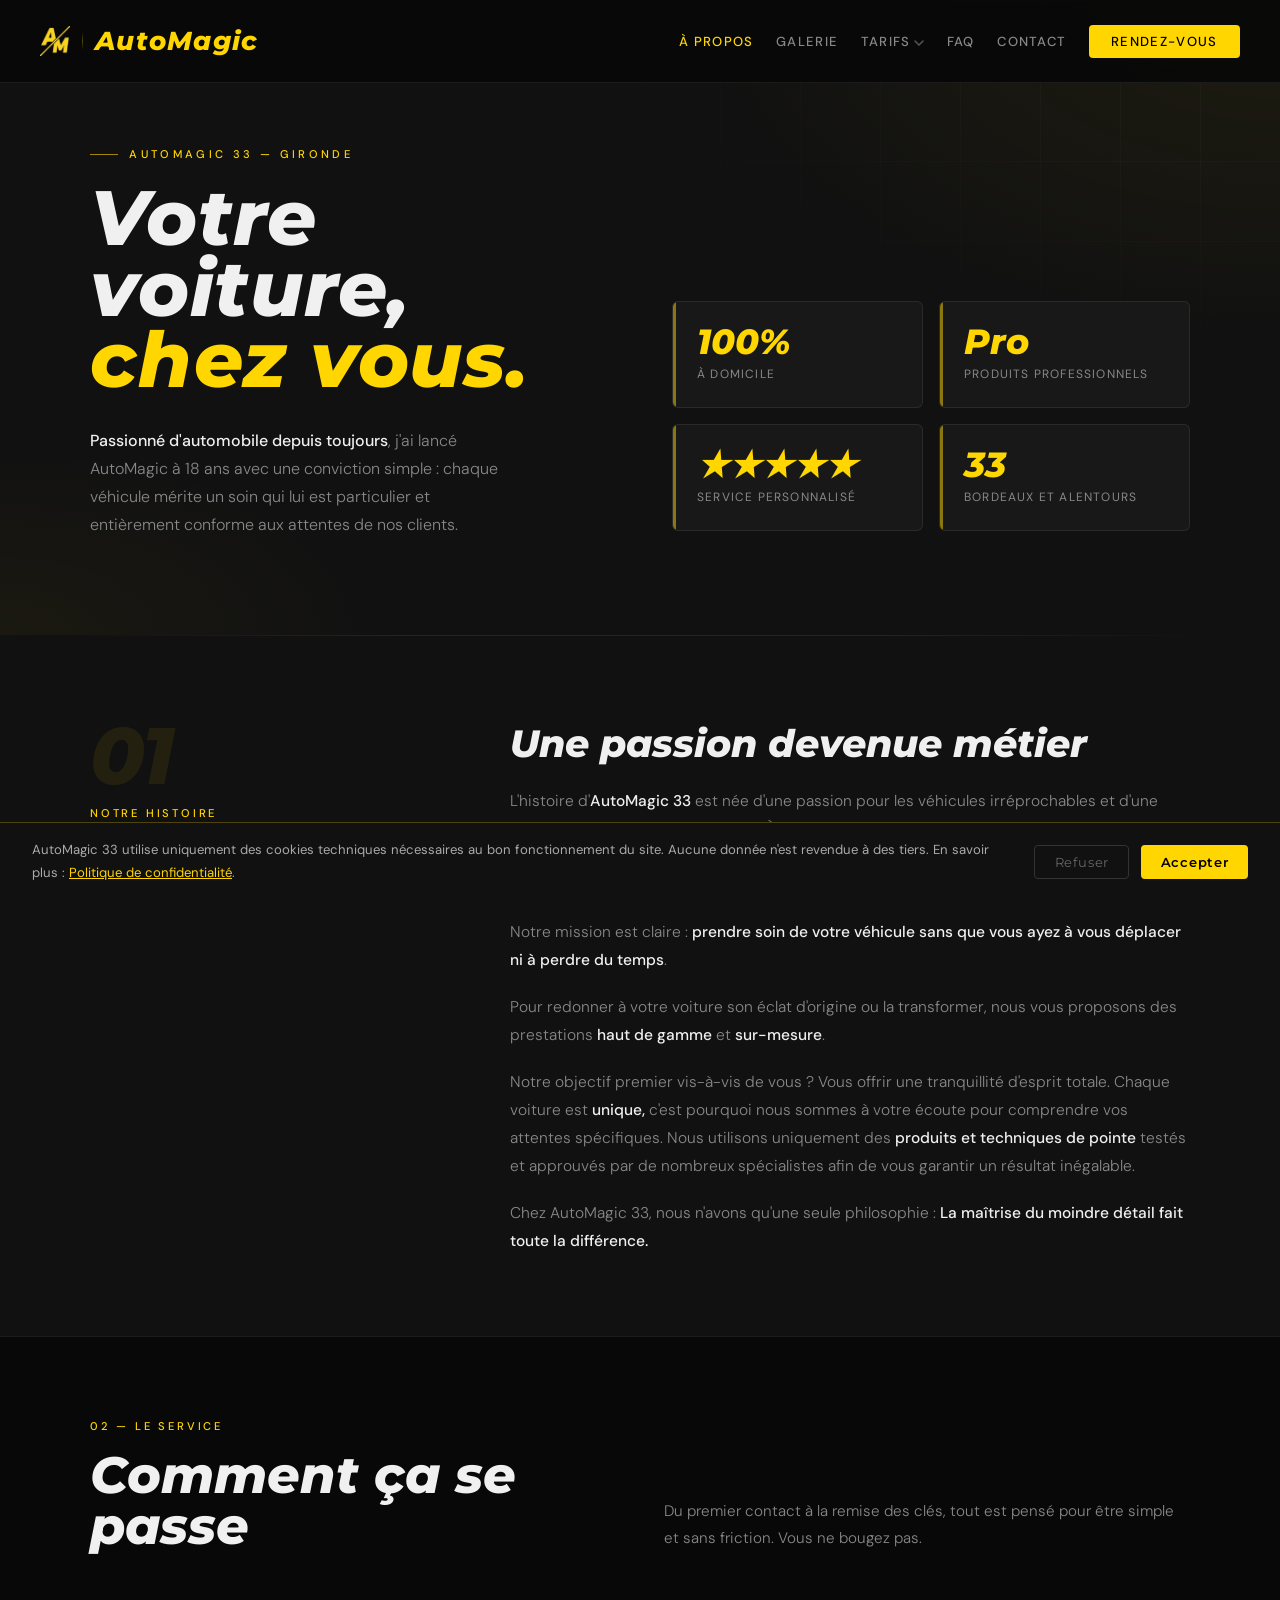
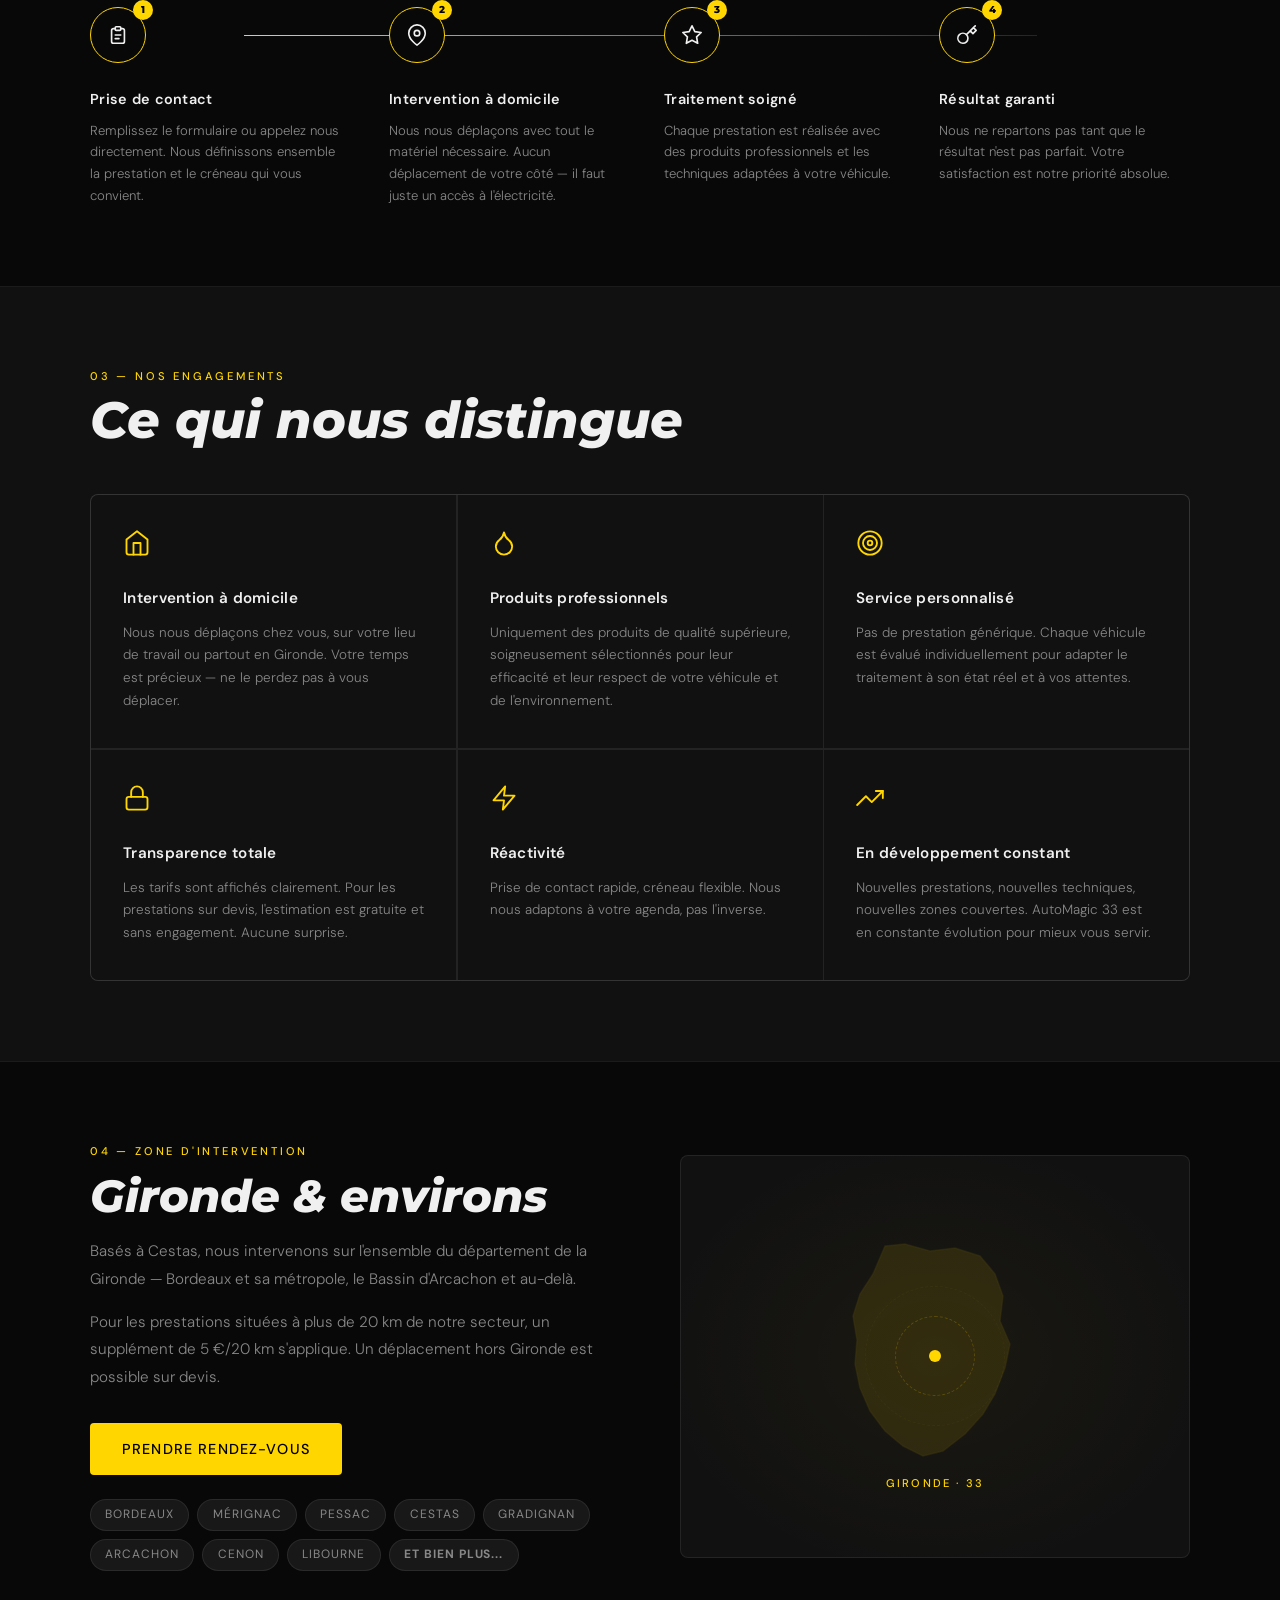
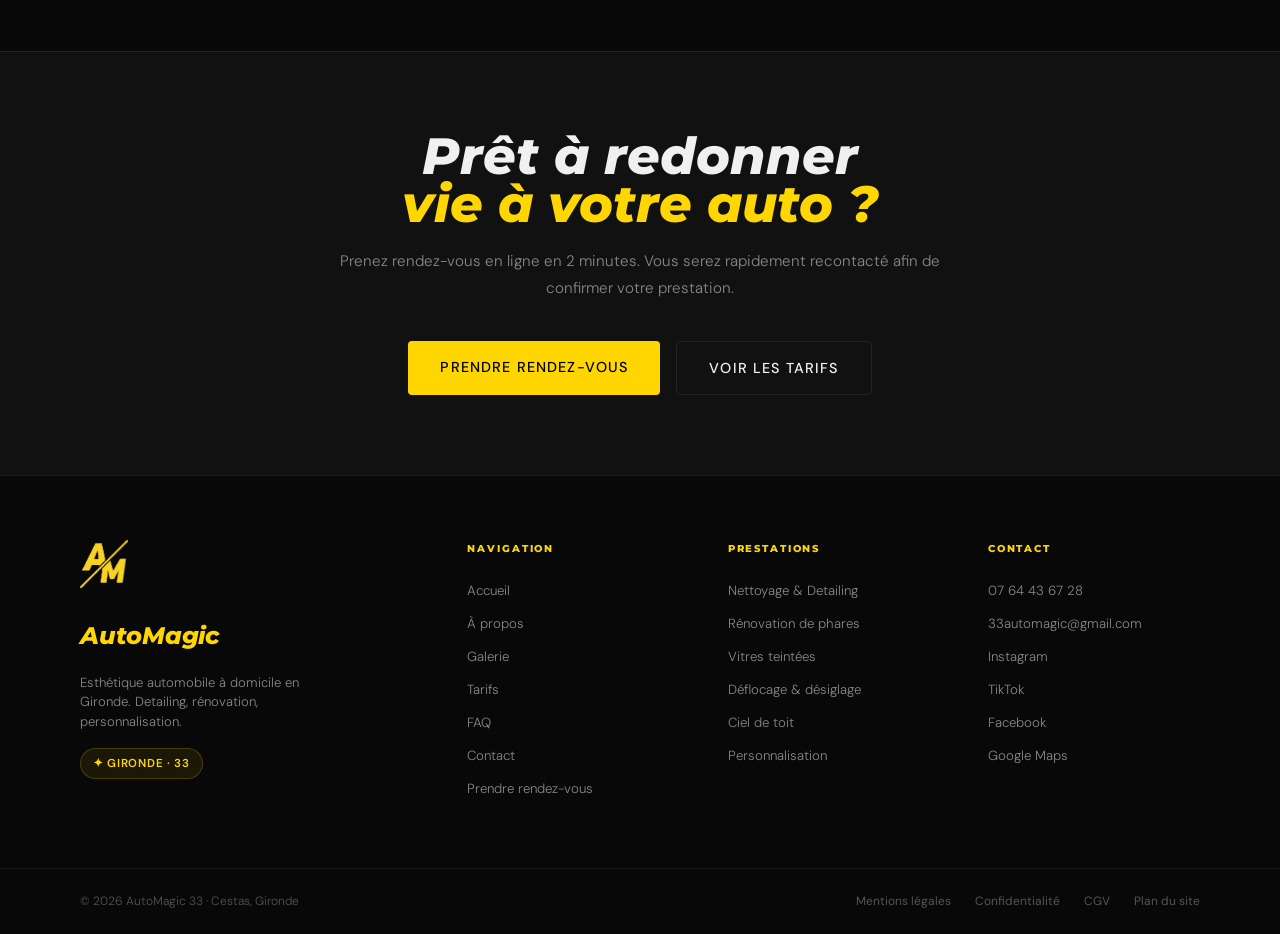
<file: qui-sommes-nous.html>
<!DOCTYPE html>
<html lang="fr" xmlns="http://www.w3.org/1999/html">
<head>
  <meta charset="UTF-8" />
  <meta name="viewport" content="width=device-width, initial-scale=1.0" />
  <title>À propos — AutoMagic 33 · Detailing Auto Gironde</title>
  <meta name="description" content="AutoMagic 33 : passionné d'automobile lancé à 18 ans, detailing professionnel à domicile en Gironde. Produits pro, service soigné, intervention sur toute la Gironde." />
  <link rel="canonical" href="https://automagic33.com/qui-sommes-nous.html" />
  <meta property="og:type" content="website" />
  <meta property="og:url" content="https://automagic33.com/qui-sommes-nous.html" />
  <meta property="og:title" content="À propos — AutoMagic 33" />
  <meta property="og:description" content="Passionné par l'automobile, lancé à 18 ans pour offrir un detailing professionnel à domicile en Gironde." />
  <link rel="preconnect" href="https://fonts.googleapis.com" />
  <link rel="preconnect" href="https://fonts.gstatic.com" crossorigin />
  <link href="https://fonts.googleapis.com/css2?family=Montserrat:ital,wght@0,400;0,500;0,800;1,800&family=DM+Sans:ital,opsz,wght@0,9..40,300;0,9..40,400;0,9..40,500;1,9..40,300&display=swap" rel="stylesheet" />
  <link rel="stylesheet" href="styles.css" />
  <link rel="icon" type="image/png" href="favicon.png" sizes="192x192">

  <style>
    /* ── PAGE WRAPPER ── */
    .apropos-page {
      background: var(--surface);
      border-top: 1px solid var(--border);
    }

    /* ── HERO SECTION ── */
    .ap-hero {
      position: relative;
      padding: 9rem 4rem 6rem;
      overflow: hidden;
      display: flex;
      align-items: flex-end;
    }
    .ap-hero-bg {
      position: absolute;
      inset: 0;
      background:
        radial-gradient(ellipse 70% 80% at 100% 0%, rgba(255,214,0,0.06) 0%, transparent 65%),
        radial-gradient(ellipse 50% 50% at 0% 100%, rgba(255,214,0,0.04) 0%, transparent 60%);
    }
    .ap-hero-lines {
      position: absolute;
      inset: 0;
      background-image:
        linear-gradient(to right, rgba(255,255,255,0.025) 1px, transparent 1px),
        linear-gradient(to bottom, rgba(255,255,255,0.025) 1px, transparent 1px);
      background-size: 80px 80px;
      mask-image: radial-gradient(ellipse 100% 100% at 100% 0%, black 20%, transparent 70%);
    }
    .ap-hero-inner {
      max-width: 1100px;
      margin: 0 auto;
      width: 100%;
      position: relative;
      display: grid;
      grid-template-columns: 1fr 1fr;
      gap: 4rem;
      align-items: end;
    }
    .ap-hero-left {}
    .ap-hero-label {
      font-size: 0.7rem;
      letter-spacing: 0.3em;
      text-transform: uppercase;
      color: var(--gold);
      font-weight: 500;
      margin-bottom: 1.2rem;
      display: flex;
      align-items: center;
      gap: 0.7rem;
    }
    .ap-hero-label::before {
      content: '';
      width: 28px;
      height: 1px;
      background: var(--gold);
      opacity: 0.6;
    }
    .ap-hero-title {
      font-family: 'Montserrat', sans-serif;
      font-weight: 800;
      font-style: italic;
      font-size: clamp(3rem, 6vw, 5.5rem);
      line-height: 0.92;
      letter-spacing: 0.01em;
      color: var(--text);
      margin-bottom: 2rem;
    }
    .ap-hero-title em {
      color: var(--gold);
      font-style: italic;
    }
    .ap-hero-desc {
      color: var(--muted);
      font-weight: 300;
      font-size: 1rem;
      line-height: 1.75;
      max-width: 420px;
    }
    .ap-hero-desc strong {
      color: var(--text);
      font-weight: 500;
    }
    .ap-hero-right {
      display: flex;
      flex-direction: column;
      gap: 1rem;
      padding-bottom: 0.5rem;
    }
    .ap-kpi-row {
      display: grid;
      grid-template-columns: 1fr 1fr;
      gap: 1rem;
    }
    .ap-kpi {
      background: var(--surface2);
      border: 1px solid var(--border);
      border-radius: 6px;
      padding: 1.4rem 1.5rem;
      position: relative;
      overflow: hidden;
      transition: border-color 0.25s;
    }
    .ap-kpi::before {
      content: '';
      position: absolute;
      top: 0; left: 0;
      width: 3px;
      height: 100%;
      background: var(--gold);
      opacity: 0.5;
    }
    .ap-kpi:hover { border-color: rgba(255,214,0,0.25); }
    .ap-kpi-val {
      font-family: 'Montserrat', sans-serif;
      font-weight: 800;
      font-style: italic;
      font-size: 2.2rem;
      color: var(--gold);
      line-height: 1;
      margin-bottom: 0.3rem;
    }
    .ap-kpi-label {
      font-size: 0.75rem;
      letter-spacing: 0.1em;
      text-transform: uppercase;
      color: var(--muted);
    }

    /* ── DIVIDER ── */
    .ap-divider {
      height: 1px;
      background: linear-gradient(to right, transparent, var(--border) 30%, var(--border) 70%, transparent);
      margin: 0 4rem;
    }

    /* ── HISTOIRE SECTION ── */
    .ap-story {
      padding: 5rem 4rem;
      max-width: calc(1100px + 8rem);
      margin: 0 auto;
      display: grid;
      grid-template-columns: 1fr 2fr;
      gap: 5rem;
      align-items: start;
    }
    .ap-story-aside {
      position: sticky;
      top: 100px;
    }
    .ap-section-num {
      font-family: 'Montserrat', sans-serif;
      font-weight: 800;
      font-style: italic;
      font-size: 5rem;
      color: rgba(255,214,0,0.08);
      line-height: 1;
      margin-bottom: 0.5rem;
      letter-spacing: -0.02em;
    }
    .ap-section-label {
      font-size: 0.7rem;
      letter-spacing: 0.25em;
      text-transform: uppercase;
      color: var(--gold);
      font-weight: 500;
    }
    .ap-story-body {
      padding-top: 0.5rem;
    }
    .ap-story-body h2 {
      font-family: 'Montserrat', sans-serif;
      font-weight: 800;
      font-style: italic;
      font-size: clamp(1.8rem, 3vw, 2.6rem);
      line-height: 1.05;
      margin-bottom: 1.5rem;
      color: var(--text);
    }
    .ap-story-body p {
      color: var(--muted);
      font-weight: 300;
      line-height: 1.8;
      font-size: 0.97rem;
      margin-bottom: 1.2rem;
    }
    .ap-story-body p strong {
      color: var(--text);
      font-weight: 500;
    }
    .ap-story-body p:last-child { margin-bottom: 0; }

    /* ── PROCESS SECTION ── */
    .ap-process {
      padding: 5rem 4rem;
      background: var(--black);
      border-top: 1px solid var(--border);
      border-bottom: 1px solid var(--border);
    }
    .ap-process-inner {
      max-width: 1100px;
      margin: 0 auto;
    }
    .ap-process-header {
      display: grid;
      grid-template-columns: 1fr 1fr;
      gap: 3rem;
      align-items: end;
      margin-bottom: 3.5rem;
    }
    .ap-process-header h2 {
      font-family: 'Montserrat', sans-serif;
      font-weight: 800;
      font-style: italic;
      font-size: clamp(2rem, 4vw, 3.2rem);
      line-height: 1;
      color: var(--text);
    }
    .ap-process-header p {
      color: var(--muted);
      font-weight: 300;
      font-size: 0.95rem;
      line-height: 1.75;
    }
    .ap-steps {
      display: grid;
      grid-template-columns: repeat(4, 1fr);
      gap: 0;
      position: relative;
    }
    .ap-steps::before {
      content: '';
      position: absolute;
      top: 28px;
      left: calc(12.5% + 16px);
      right: calc(12.5% + 16px);
      height: 1px;
      background: linear-gradient(to right, var(--gold) 0%, rgba(255,214,0,0.15) 100%);
    }
    .ap-step {
      padding: 0 1.5rem;
      position: relative;
    }
    .ap-step:first-child { padding-left: 0; }
    .ap-step:last-child { padding-right: 0; }
    .ap-step-dot {
      width: 56px;
      height: 56px;
      border-radius: 50%;
      border: 1px solid var(--gold);
      display: flex;
      align-items: center;
      justify-content: center;
      margin-bottom: 1.5rem;
      background: var(--black);
      position: relative;
      z-index: 1;
      font-size: 1.2rem;
    }
    .ap-step-num {
      position: absolute;
      top: -8px;
      right: -8px;
      width: 20px;
      height: 20px;
      background: var(--gold);
      border-radius: 50%;
      color: #000;
      font-family: 'Montserrat', sans-serif;
      font-weight: 800;
      font-size: 0.6rem;
      display: flex;
      align-items: center;
      justify-content: center;
    }
    .ap-step-title {
      font-weight: 600;
      font-size: 0.9rem;
      color: var(--text);
      margin-bottom: 0.5rem;
      letter-spacing: 0.02em;
    }
    .ap-step-desc {
      font-size: 0.82rem;
      color: var(--muted);
      line-height: 1.65;
      font-weight: 300;
    }

    /* ── ENGAGEMENTS SECTION ── */
    .ap-engagements {
      padding: 5rem 4rem;
      max-width: calc(1100px + 8rem);
      margin: 0 auto;
    }
    .ap-eng-header {
      margin-bottom: 3rem;
    }
    .ap-eng-header h2 {
      font-family: 'Montserrat', sans-serif;
      font-weight: 800;
      font-style: italic;
      font-size: clamp(2rem, 4vw, 3.2rem);
      line-height: 1;
      color: var(--text);
      margin-top: 0.5rem;
    }
    .ap-eng-grid {
      display: grid;
      grid-template-columns: repeat(3, 1fr);
      gap: 1.5px;
      background: var(--border);
      border: 1px solid var(--border);
      border-radius: 8px;
      overflow: hidden;
    }
    .ap-eng-card {
      background: var(--surface);
      padding: 2rem 2rem 2.2rem;
      transition: background 0.2s;
    }
    .ap-eng-card:hover { background: var(--surface2); }
    .ap-eng-icon {
      font-size: 1.6rem;
      margin-bottom: 1rem;
      color: var(--gold);
    }
    .ap-eng-icon svg { width: 28px; height: 28px; }
    .ap-eng-title {
      font-weight: 600;
      font-size: 0.95rem;
      color: var(--text);
      margin-bottom: 0.6rem;
      letter-spacing: 0.02em;
    }
    .ap-eng-text {
      font-size: 0.84rem;
      color: var(--muted);
      line-height: 1.7;
      font-weight: 300;
    }

    /* ── ZONE SECTION ── */
    .ap-zone {
      padding: 5rem 4rem;
      background: var(--black);
      border-top: 1px solid var(--border);
    }
    .ap-zone-inner {
      max-width: 1100px;
      margin: 0 auto;
      display: grid;
      grid-template-columns: 1fr 1fr;
      gap: 5rem;
      align-items: center;
    }
    .ap-zone-left h2 {
      font-family: 'Montserrat', sans-serif;
      font-weight: 800;
      font-style: italic;
      font-size: clamp(2rem, 3.5vw, 3rem);
      line-height: 1;
      margin-bottom: 1.2rem;
      color: var(--text);
    }
    .ap-zone-left p {
      color: var(--muted);
      font-weight: 300;
      font-size: 0.95rem;
      line-height: 1.8;
      margin-bottom: 1rem;
    }
    .ap-zone-left p:last-of-type { margin-bottom: 2rem; }
    .ap-zone-map {
      background: var(--surface);
      border: 1px solid var(--border);
      border-radius: 8px;
      padding: 2.5rem;
      position: relative;
      overflow: hidden;
    }
    .ap-zone-map::before {
      content: '';
      position: absolute;
      inset: 0;
      background: radial-gradient(ellipse 80% 80% at 50% 50%, rgba(255,214,0,0.04) 0%, transparent 70%);
    }
    .ap-map-visual {
      width: 100%;
      aspect-ratio: 4/3;
      display: flex;
      align-items: center;
      justify-content: center;
      position: relative;
    }
    .ap-map-gironde {
      width: 140px;
      height: 160px;
      position: relative;
    }
    .ap-map-pulse {
      position: absolute;
      top: 50%;
      left: 50%;
      transform: translate(-50%, -50%);
      width: 12px;
      height: 12px;
      background: var(--gold);
      border-radius: 50%;
    }
    .ap-map-pulse::before,
    .ap-map-pulse::after {
      content: '';
      position: absolute;
      inset: -4px;
      border: 1px solid var(--gold);
      border-radius: 50%;
      animation: pulse-ring 2.5s ease-out infinite;
      opacity: 0;
    }
    .ap-map-pulse::after { animation-delay: 1.2s; }
    @keyframes pulse-ring {
      0%   { transform: scale(0.6); opacity: 0.8; }
      100% { transform: scale(3.5); opacity: 0; }
    }
    .ap-map-ring {
      position: absolute;
      top: 50%;
      left: 50%;
      transform: translate(-50%, -50%);
      border: 1px dashed rgba(255,214,0,0.2);
      border-radius: 50%;
    }
    .ap-map-ring-1 { width: 80px; height: 80px; }
    .ap-map-ring-2 { width: 140px; height: 140px; animation: pulse-ring 2.5s ease-out 0.6s infinite; opacity: 0.2; }
    .ap-map-label {
      position: absolute;
      bottom: 1.5rem;
      left: 50%;
      transform: translateX(-50%);
      font-size: 0.7rem;
      letter-spacing: 0.2em;
      text-transform: uppercase;
      color: var(--gold);
      white-space: nowrap;
      font-weight: 500;
    }
    .ap-zone-tags {
      display: flex;
      flex-wrap: wrap;
      gap: 0.5rem;
      margin-top: 1.5rem;
    }
    .ap-zone-tag {
      font-size: 0.75rem;
      letter-spacing: 0.08em;
      text-transform: uppercase;
      color: var(--muted);
      background: var(--surface2);
      border: 1px solid var(--border);
      border-radius: 100px;
      padding: 0.3rem 0.9rem;
    }

    /* ── CTA SECTION ── */
    .ap-cta {
      padding: 5rem 4rem;
      text-align: center;
      border-top: 1px solid var(--border);
      background: var(--surface);
    }
    .ap-cta-inner {
      max-width: 600px;
      margin: 0 auto;
    }
    .ap-cta h2 {
      font-family: 'Montserrat', sans-serif;
      font-weight: 800;
      font-style: italic;
      font-size: clamp(2rem, 4vw, 3.5rem);
      line-height: 0.95;
      margin-bottom: 1.2rem;
      color: var(--text);
    }
    .ap-cta h2 em { color: var(--gold); }
    .ap-cta p {
      color: var(--muted);
      font-weight: 300;
      font-size: 0.95rem;
      line-height: 1.75;
      margin-bottom: 2.5rem;
    }
    .ap-cta-btns {
      display: flex;
      gap: 1rem;
      justify-content: center;
      flex-wrap: wrap;
    }

    /* ── RESPONSIVE ── */
    @media (max-width: 900px) {
      .ap-hero { padding: 8rem 2rem 4rem; }
      .ap-hero-inner { grid-template-columns: 1fr; gap: 2.5rem; }
      .ap-hero-right { display: none; }
      .ap-story { padding: 4rem 2rem; grid-template-columns: 1fr; gap: 1.5rem; }
      .ap-story-aside { position: static; display: flex; align-items: center; gap: 1rem; }
      .ap-section-num { font-size: 3rem; margin-bottom: 0; }
      .ap-process { padding: 4rem 2rem; }
      .ap-process-header { grid-template-columns: 1fr; gap: 1rem; margin-bottom: 2.5rem; }
      .ap-steps { grid-template-columns: 1fr 1fr; gap: 2rem; }
      .ap-steps::before { display: none; }
      .ap-step { padding: 0; }
      .ap-engagements { padding: 4rem 2rem; }
      .ap-zone { padding: 4rem 2rem; }
      .ap-zone-inner { grid-template-columns: 1fr; gap: 2.5rem; }
      .ap-divider { margin: 0 2rem; }
      .ap-cta { padding: 4rem 2rem; }
    }
    @media (max-width: 540px) {
      .ap-kpi-row { grid-template-columns: 1fr; }
      .ap-hero-title { font-size: 2.6rem; }

      /* Engagements : 2×3 compact */
      .ap-engagements { padding: 3rem 1.2rem; }
      .ap-eng-grid { grid-template-columns: repeat(2, 1fr); gap: 1px; }
      .ap-eng-card { padding: 1.1rem 0.9rem 1.2rem; }
      .ap-eng-icon { margin-bottom: 0.5rem; font-size: 1.2rem; }
      .ap-eng-icon svg { width: 20px; height: 20px; }
      .ap-eng-title { font-size: 0.78rem; margin-bottom: 0.3rem; }
      .ap-eng-text { font-size: 0.72rem; line-height: 1.5; }

      /* Process : liste compacte verticale */
      .ap-process { padding: 3rem 1.2rem; }
      .ap-steps { grid-template-columns: 1fr; gap: 0; }
      .ap-steps::before { display: none; }
      .ap-step {
        display: flex;
        align-items: flex-start;
        gap: 1rem;
        padding: 0.9rem 0;
        border-bottom: 1px solid var(--border);
      }
      .ap-step:last-child { border-bottom: none; }
      .ap-step-dot {
        width: 40px; height: 40px;
        flex-shrink: 0;
        margin-bottom: 0;
        font-size: 1rem;
      }
      .ap-step-dot svg { width: 16px; height: 16px; }
      .ap-step-num { top: -6px; right: -6px; width: 16px; height: 16px; font-size: 0.5rem; }
      .ap-step-title { font-size: 0.85rem; margin-bottom: 0.2rem; }
      .ap-step-desc { font-size: 0.75rem; line-height: 1.5; }
    }
  </style>
</head>
<body>

<!-- NAVIGATION -->
<nav id="navbar">
  <a href="index.html" class="nav-logo"><img src="logo.png" alt="AutoMagic 33" class="nav-logo-img"><span class="nav-logo-sep"></span>AutoMagic</a>
    <ul class="nav-links">
    <li><a href="qui-sommes-nous.html" class="nav-active">À propos</a></li>
    <li><a href="galerie.html">Galerie</a></li>
    <li class="nav-dropdown-parent">
      <a href="tarifs.html" class="nav-dropdown-trigger">Tarifs <svg class="drop-arrow" width="10" height="6" viewBox="0 0 10 6" fill="none" xmlns="http://www.w3.org/2000/svg"><path d="M1 1l4 4 4-4" stroke="currentColor" stroke-width="1.5" stroke-linecap="round"/></svg></a>
      <div class="nav-dropdown">
        <a href="tarifs.html#nettoyage"><span class="drop-bullet"></span>Nettoyage &amp; Detailing</a>
        <a href="tarifs.html#renovation"><span class="drop-bullet"></span>Rénovation de phares</a>
        <a href="tarifs.html#vitres"><span class="drop-bullet"></span>Vitres teintées</a>
        <a href="tarifs.html#deflocage"><span class="drop-bullet"></span>Déflocage &amp; désiglage</a>
        <a href="tarifs.html#cieldetoit"><span class="drop-bullet"></span>Ciel de toit</a>
        <a href="tarifs.html#personnalisation"><span class="drop-bullet"></span>Personnalisation</a>
      </div>
    </li>
    <li><a href="faq.html">FAQ</a></li>
    <li><a href="contact.html">Contact</a></li>
    <li><a href="rendez-vous.html" class="nav-cta">Rendez-vous</a></li>
  </ul>
  <button class="burger" id="burger" aria-label="Ouvrir le menu"><span></span><span></span><span></span></button>
</nav>
<div class="mobile-nav" id="mobileNav">
  <a href="qui-sommes-nous.html" class="nav-active">À propos</a>
  <a href="galerie.html">Galerie</a>
  <a href="tarifs.html">Tarifs</a>
  <a href="faq.html">FAQ</a>
  <a href="contact.html">Contact</a>
  <a href="rendez-vous.html">Rendez-vous</a>
</div>

<main class="apropos-page">

  <!-- ── HERO ── -->
  <section class="ap-hero">
    <div class="ap-hero-bg"></div>
    <div class="ap-hero-lines"></div>
    <div class="ap-hero-inner">
      <div class="ap-hero-left reveal">
        <div class="ap-hero-label">AutoMagic 33 — Gironde</div>
        <h1 class="ap-hero-title">
          Votre voiture,<br>
          <em>chez vous.</em><br>
        </h1>
        <p class="ap-hero-desc">
          <strong>Passionné d'automobile depuis toujours</strong>, j'ai lancé AutoMagic à 18 ans avec une conviction simple : chaque véhicule mérite un soin qui lui est particulier et entièrement conforme aux attentes de nos clients.
        </p>
      </div>
      <div class="ap-hero-right reveal">
        <div class="ap-kpi-row">
          <div class="ap-kpi">
            <div class="ap-kpi-val">100%</div>
            <div class="ap-kpi-label">À domicile</div>
          </div>
          <div class="ap-kpi">
            <div class="ap-kpi-val">Pro</div>
            <div class="ap-kpi-label">Produits professionnels</div>
          </div>
        </div>
        <div class="ap-kpi-row">
          <div class="ap-kpi">
            <div class="ap-kpi-val">★★★★★</div>
            <div class="ap-kpi-label">Service personnalisé</div>
          </div>
          <div class="ap-kpi">
            <div class="ap-kpi-val">33</div>
            <div class="ap-kpi-label">Bordeaux et alentours</div>
          </div>
        </div>
          </div>
        </div>
      </div>
    </div>
  </section>

  <div class="ap-divider"></div>

  <!-- ── HISTOIRE ── -->
  <section class="ap-story">
    <div class="ap-story-aside reveal">
      <div class="ap-section-num">01</div>
      <div class="ap-section-label">Notre histoire</div>
    </div>
    <div class="ap-story-body reveal">
      <h2>Une passion devenue métier</h2>
      <p>L'histoire d'<strong>AutoMagic 33</strong> est née d'une passion pour les véhicules irréprochables et d'une volonté simple : vous faciliter la vie. À 18 ans, j'ai fait le pari de créer un service qui s'adapte à votre quotidien, en apportant <strong>l'exigence d'un professionnel directement à votre domicile</strong>, partout en Gironde.</p>

      <p>Notre mission est claire : <strong>prendre soin de votre véhicule sans que vous ayez à vous déplacer ni à perdre du temps</strong>.</p>

      <p>Pour redonner à votre voiture son éclat d'origine ou la transformer, nous vous proposons des prestations <strong> haut de gamme</strong> et <strong>sur-mesure</strong>.</p>

      <p>Notre objectif premier vis-à-vis de vous ? Vous offrir une tranquillité d'esprit totale. Chaque voiture est <strong>unique,</strong> c'est pourquoi nous sommes à votre écoute pour comprendre vos attentes spécifiques. Nous utilisons uniquement des <strong>produits et techniques de pointe</strong> testés et approuvés par de nombreux spécialistes afin de vous garantir un résultat inégalable.</p>

      <p>Chez AutoMagic 33, nous n'avons qu'une seule philosophie : <strong>La maîtrise du moindre détail fait toute la différence.</strong></p>
    </div>
  </section>

  <!-- ── COMMENT ÇA MARCHE ── -->
  <section class="ap-process">
    <div class="ap-process-inner">
      <div class="ap-process-header reveal">
        <div>
          <div class="ap-section-label" style="margin-bottom:0.8rem;">02 — Le service</div>
          <h2>Comment ça se passe</h2>
        </div>
        <p>Du premier contact à la remise des clés, tout est pensé pour être simple et sans friction. Vous ne bougez pas.</p>
      </div>
      <div class="ap-steps reveal">
        <div class="ap-step">
          <div class="ap-step-dot">
            <svg width="22" height="22" viewBox="0 0 24 24" fill="none" stroke="currentColor" stroke-width="1.8" stroke-linecap="round" stroke-linejoin="round"><path d="M9 5H7a2 2 0 0 0-2 2v12a2 2 0 0 0 2 2h10a2 2 0 0 0 2-2V7a2 2 0 0 0-2-2h-2"/><rect x="9" y="3" width="6" height="4" rx="1"/><line x1="9" y1="12" x2="15" y2="12"/><line x1="9" y1="16" x2="13" y2="16"/></svg>
            <span class="ap-step-num">1</span>
          </div>
          <div class="ap-step-title">Prise de contact</div>
          <div class="ap-step-desc">Remplissez le formulaire ou appelez nous directement. Nous définissons ensemble la prestation et le créneau qui vous convient.</div>
        </div>
        <div class="ap-step">
          <div class="ap-step-dot">
            <svg width="22" height="22" viewBox="0 0 24 24" fill="none" stroke="currentColor" stroke-width="1.8" stroke-linecap="round" stroke-linejoin="round"><path d="M21 10c0 7-9 13-9 13s-9-6-9-13a9 9 0 0 1 18 0z"/><circle cx="12" cy="10" r="3"/></svg>
            <span class="ap-step-num">2</span>
          </div>
          <div class="ap-step-title">Intervention à domicile</div>
          <div class="ap-step-desc">Nous nous déplaçons avec tout le matériel nécessaire. Aucun déplacement de votre côté — il faut juste un accès à l'électricité.</div>
        </div>
        <div class="ap-step">
          <div class="ap-step-dot">
            <svg width="22" height="22" viewBox="0 0 24 24" fill="none" stroke="currentColor" stroke-width="1.8" stroke-linecap="round" stroke-linejoin="round"><path d="M12 2l3.09 6.26L22 9.27l-5 4.87 1.18 6.88L12 17.77l-6.18 3.25L7 14.14 2 9.27l6.91-1.01L12 2z"/></svg>
            <span class="ap-step-num">3</span>
          </div>
          <div class="ap-step-title">Traitement soigné</div>
          <div class="ap-step-desc">Chaque prestation est réalisée avec des produits professionnels et les techniques adaptées à votre véhicule.</div>
        </div>
        <div class="ap-step">
          <div class="ap-step-dot">
            <svg width="22" height="22" viewBox="0 0 24 24" fill="none" stroke="currentColor" stroke-width="1.8" stroke-linecap="round" stroke-linejoin="round"><path d="M21 2l-2 2m-7.61 7.61a5.5 5.5 0 1 1-7.778 7.778 5.5 5.5 0 0 1 7.777-7.777zm0 0L15.5 7.5m0 0l3 3L22 7l-3-3m-3.5 3.5L19 4"/></svg>
            <span class="ap-step-num">4</span>
          </div>
          <div class="ap-step-title">Résultat garanti</div>
          <div class="ap-step-desc">Nous ne repartons pas tant que le résultat n'est pas parfait. Votre satisfaction est notre priorité absolue.</div>
        </div>
      </div>
    </div>
  </section>

  <!-- ── ENGAGEMENTS ── -->
  <section class="ap-engagements">
    <div class="ap-eng-header reveal">
      <div class="ap-section-label">03 — Nos engagements</div>
      <h2>Ce qui nous distingue</h2>
    </div>
    <div class="ap-eng-grid reveal">
      <div class="ap-eng-card">
        <div class="ap-eng-icon"><svg width="28" height="28" viewBox="0 0 24 24" fill="none" stroke="currentColor" stroke-width="1.6" stroke-linecap="round" stroke-linejoin="round"><path d="M3 9l9-7 9 7v11a2 2 0 0 1-2 2H5a2 2 0 0 1-2-2z"/><polyline points="9,22 9,12 15,12 15,22"/></svg></div>
        <div class="ap-eng-title">Intervention à domicile</div>
        <div class="ap-eng-text">Nous nous déplaçons chez vous, sur votre lieu de travail ou partout en Gironde. Votre temps est précieux — ne le perdez pas à vous déplacer.</div>
      </div>
      <div class="ap-eng-card">
        <div class="ap-eng-icon"><svg width="28" height="28" viewBox="0 0 24 24" fill="none" stroke="currentColor" stroke-width="1.6" stroke-linecap="round" stroke-linejoin="round"><path d="M12 22a7 7 0 0 0 7-7c0-2-1-3.9-3-5.5s-3.5-4-4-6.5c-.5 2.5-2 4.9-4 6.5C6 11.1 5 13 5 15a7 7 0 0 0 7 7z"/></svg></div>
        <div class="ap-eng-title">Produits professionnels</div>
        <div class="ap-eng-text">Uniquement des produits de qualité supérieure, soigneusement sélectionnés pour leur efficacité et leur respect de votre véhicule et de l'environnement.</div>
      </div>
      <div class="ap-eng-card">
        <div class="ap-eng-icon"><svg width="28" height="28" viewBox="0 0 24 24" fill="none" stroke="currentColor" stroke-width="1.6" stroke-linecap="round" stroke-linejoin="round"><circle cx="12" cy="12" r="10"/><circle cx="12" cy="12" r="6"/><circle cx="12" cy="12" r="2"/></svg></div>
        <div class="ap-eng-title">Service personnalisé</div>
        <div class="ap-eng-text">Pas de prestation générique. Chaque véhicule est évalué individuellement pour adapter le traitement à son état réel et à vos attentes.</div>
      </div>
      <div class="ap-eng-card">
        <div class="ap-eng-icon"><svg width="28" height="28" viewBox="0 0 24 24" fill="none" stroke="currentColor" stroke-width="1.6" stroke-linecap="round" stroke-linejoin="round"><rect x="3" y="11" width="18" height="11" rx="2" ry="2"/><path d="M7 11V7a5 5 0 0 1 10 0v4"/></svg></div>
        <div class="ap-eng-title">Transparence totale</div>
        <div class="ap-eng-text">Les tarifs sont affichés clairement. Pour les prestations sur devis, l'estimation est gratuite et sans engagement. Aucune surprise.</div>
      </div>
      <div class="ap-eng-card">
        <div class="ap-eng-icon"><svg width="28" height="28" viewBox="0 0 24 24" fill="none" stroke="currentColor" stroke-width="1.6" stroke-linecap="round" stroke-linejoin="round"><polygon points="13 2 3 14 12 14 11 22 21 10 12 10 13 2"/></svg></div>
        <div class="ap-eng-title">Réactivité</div>
        <div class="ap-eng-text">Prise de contact rapide, créneau flexible. Nous nous adaptons à votre agenda, pas l'inverse.</div>
      </div>
      <div class="ap-eng-card">
        <div class="ap-eng-icon"><svg width="28" height="28" viewBox="0 0 24 24" fill="none" stroke="currentColor" stroke-width="1.6" stroke-linecap="round" stroke-linejoin="round"><polyline points="23 6 13.5 15.5 8.5 10.5 1 18"/><polyline points="17 6 23 6 23 12"/></svg></div>
        <div class="ap-eng-title">En développement constant</div>
        <div class="ap-eng-text">Nouvelles prestations, nouvelles techniques, nouvelles zones couvertes. AutoMagic 33 est en constante évolution pour mieux vous servir.</div>
      </div>
    </div>
  </section>

  <!-- ── ZONE ── -->
  <section class="ap-zone">
    <div class="ap-zone-inner">
      <div class="ap-zone-left reveal">
        <div class="ap-section-label" style="margin-bottom:0.8rem;">04 — Zone d'intervention</div>
        <h2>Gironde &amp; environs</h2>
        <p>
          Basés à Cestas, nous intervenons sur l'ensemble du département de la Gironde — Bordeaux et sa métropole, le Bassin d'Arcachon et au-delà.
        </p>
        <p>
          Pour les prestations situées à plus de 20 km de notre secteur, un supplément de 5 €/20 km s'applique. Un déplacement hors Gironde est possible sur devis.
        </p>
        <a href="rendez-vous.html" class="btn-primary">Prendre rendez-vous</a>
        <div class="ap-zone-tags">
          <span class="ap-zone-tag">Bordeaux</span>
          <span class="ap-zone-tag">Mérignac</span>
          <span class="ap-zone-tag">Pessac</span>
          <span class="ap-zone-tag">Cestas</span>
          <span class="ap-zone-tag">Gradignan</span>
          <span class="ap-zone-tag">Arcachon</span>
          <span class="ap-zone-tag">Cenon</span>
          <span class="ap-zone-tag">Libourne</span>
          <span class="ap-zone-tag"><strong>Et bien plus...</strong></span>
        </div>
      </div>
      <div class="ap-zone-map reveal">
        <div class="ap-map-visual">
          <div style="position:relative; display:flex; align-items:center; justify-content:center;">
            <svg width="220" height="240" viewBox="0 0 220 240" fill="none" xmlns="http://www.w3.org/2000/svg" style="opacity:0.18;">
              <path d="M60 10 L80 8 L105 15 L130 12 L155 20 L170 38 L178 60 L175 85 L185 108 L180 132 L170 158 L158 178 L140 198 L118 215 L98 220 L78 210 L60 195 L45 175 L35 152 L30 128 L32 104 L28 80 L35 58 L48 38 Z" fill="rgba(255,214,0,0.6)" stroke="rgba(255,214,0,0.4)" stroke-width="1.5"/>
            </svg>
            <div class="ap-map-ring ap-map-ring-1"></div>
            <div class="ap-map-ring ap-map-ring-2"></div>
            <div class="ap-map-pulse"></div>
          </div>
          <div class="ap-map-label">Gironde · 33</div>
        </div>
      </div>
    </div>
  </section>

  <!-- ── CTA ── -->
  <section class="ap-cta">
    <div class="ap-cta-inner reveal">
      <h2>Prêt à redonner<br><em>vie à votre auto ?</em></h2>
      <p>Prenez rendez-vous en ligne en 2 minutes. Vous serez rapidement recontacté afin de confirmer votre prestation.</p>
      <div class="ap-cta-btns">
        <a href="rendez-vous.html" class="btn-primary">Prendre rendez-vous</a>
        <a href="tarifs.html" class="btn-outline">Voir les tarifs</a>
      </div>
    </div>
  </section>

</main>

<!-- FOOTER -->
<footer>
  <div class="footer-main">
    <div class="footer-brand">
      <a href="index.html"><img src="logo.png" alt="AutoMagic 33" class="footer-logo-img"></a><a href="index.html" class="footer-logo">AutoMagic</a>
      <p class="footer-tagline">Esthétique automobile à domicile en Gironde. Detailing, rénovation, personnalisation.</p>
      <span class="footer-badge">✦ Gironde · 33</span>
    </div>
    <div class="footer-col">
      <div class="footer-col-title">Navigation</div>
      <a href="index.html">Accueil</a>
      <a href="qui-sommes-nous.html">À propos</a>
      <a href="galerie.html">Galerie</a>
      <a href="tarifs.html">Tarifs</a>
      <a href="faq.html">FAQ</a>
      <a href="contact.html">Contact</a>
      <a href="rendez-vous.html">Prendre rendez-vous</a>
    </div>
    <div class="footer-col">
      <div class="footer-col-title">Prestations</div>
      <a href="tarifs.html#nettoyage">Nettoyage &amp; Detailing</a>
      <a href="tarifs.html#renovation">Rénovation de phares</a>
      <a href="tarifs.html#vitres">Vitres teintées</a>
      <a href="tarifs.html#deflocage">Déflocage &amp; désiglage</a>
      <a href="tarifs.html#cieldetoit">Ciel de toit</a>
      <a href="tarifs.html#personnalisation">Personnalisation</a>
    </div>
    <div class="footer-col">
      <div class="footer-col-title">Contact</div>
      <a href="tel:0764436728">07 64 43 67 28</a>
      <a href="mailto:33automagic@gmail.com">33automagic@gmail.com</a>
      <a href="https://www.instagram.com/automagic_33/" target="_blank" rel="noopener">Instagram</a>
      <a href="https://www.tiktok.com/@automagic33" target="_blank" rel="noopener">TikTok</a>
      <a href="https://www.facebook.com/people/Auto-Magic/61582766131972/" target="_blank" rel="noopener">Facebook</a>
      <a href="https://maps.app.goo.gl/5RrxEkA9PpwBNwDk7" target="_blank" rel="noopener">Google Maps</a>
    </div>
  </div>
  <div class="footer-bottom">
    <span class="footer-copy">© 2026 AutoMagic 33 · Cestas, Gironde</span>
    <div class="footer-bottom-links">
      <a href="mentions-legales.html">Mentions légales</a>
      <a href="politique-confidentialite.html">Confidentialité</a>
      <a href="cgv.html">CGV</a>
      <a href="sitemap.xml">Plan du site</a>
    </div>
  </div>
</footer>

<script src="main.js"></script>
</body>
</html>
</file>
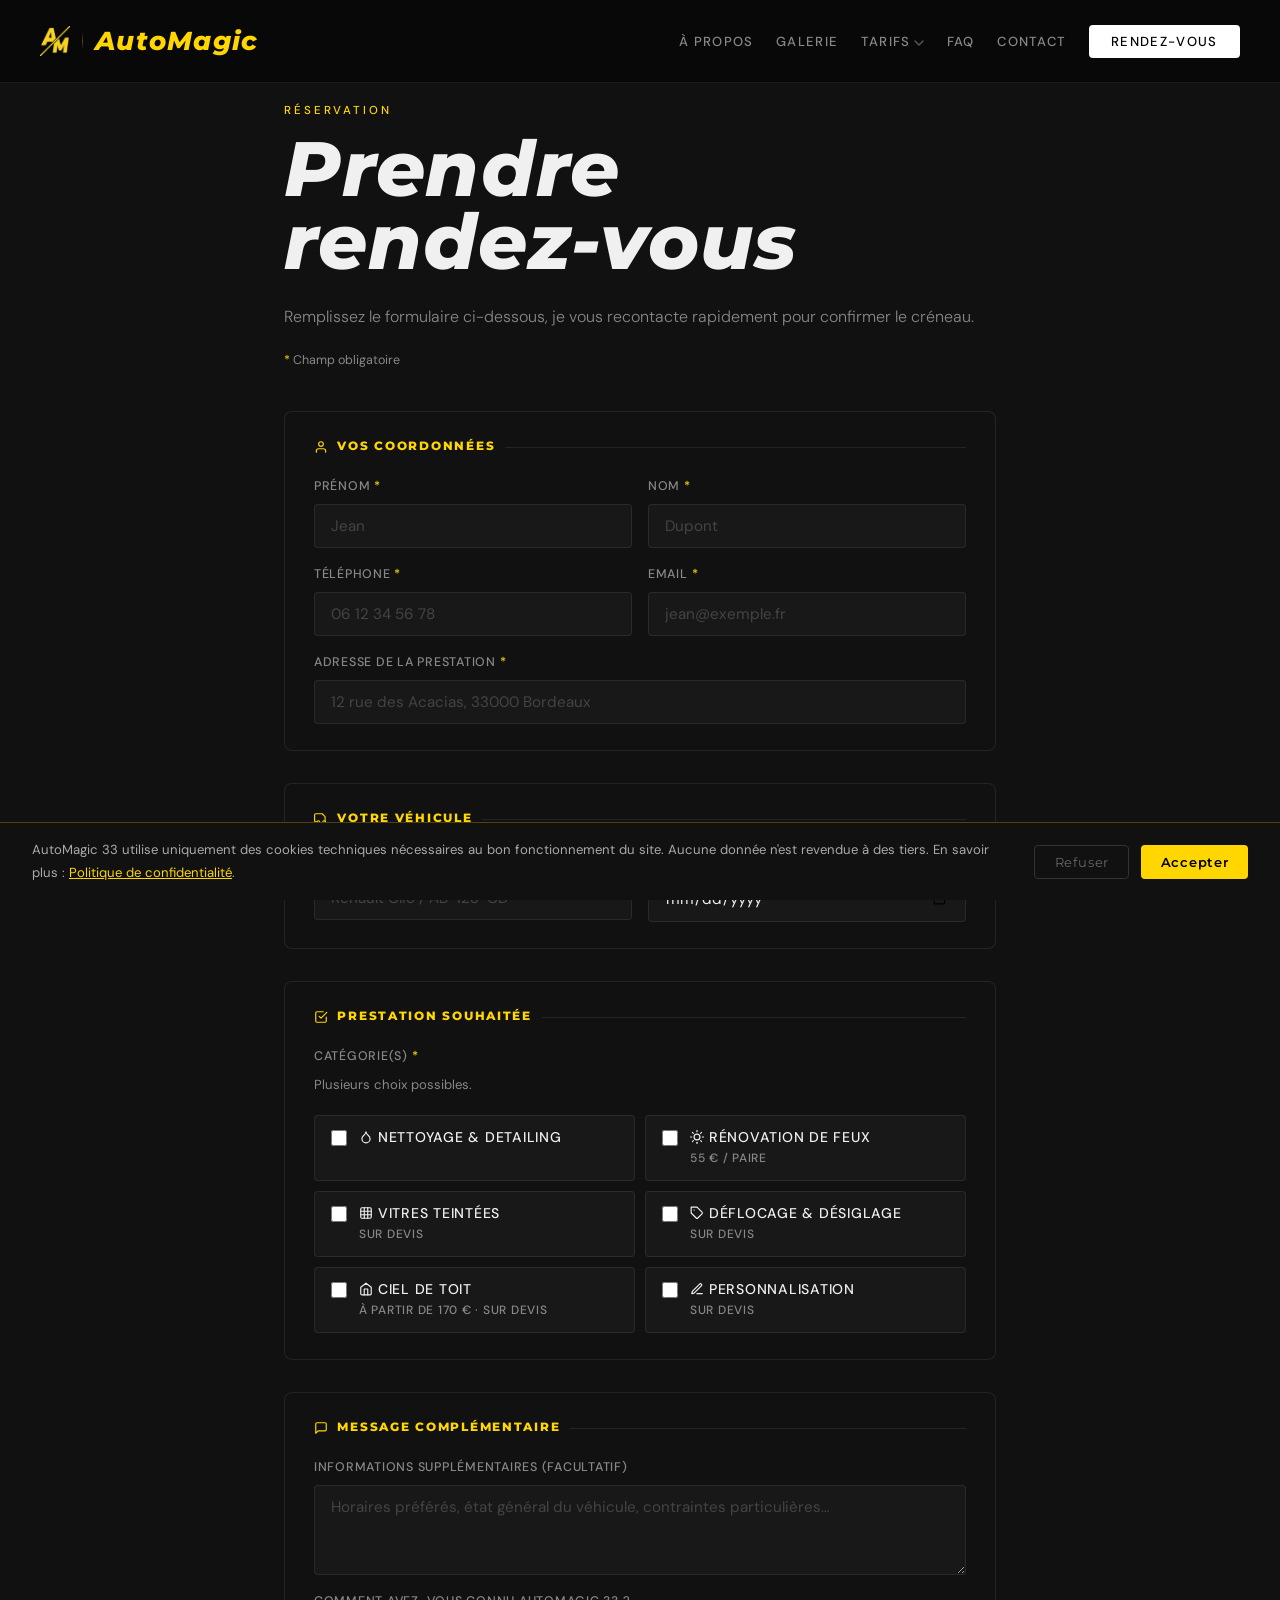
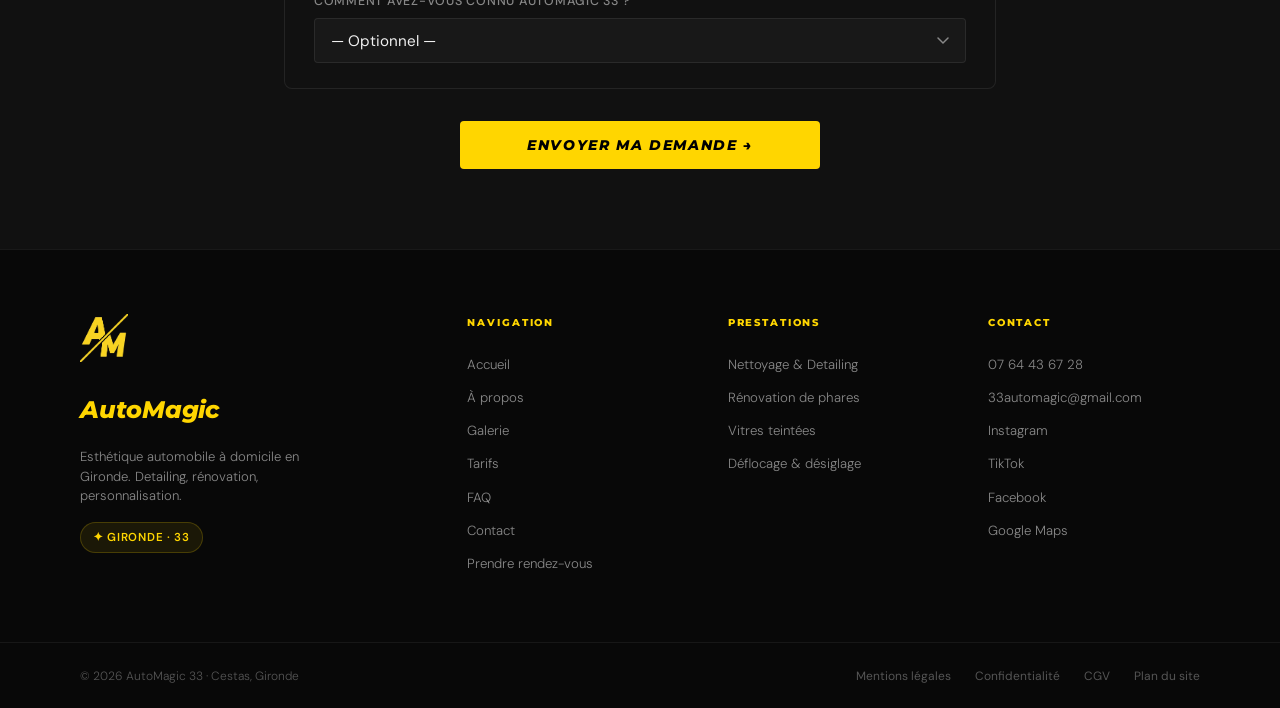
<file: rendez-vous.html>
<!DOCTYPE html>
<html lang="fr">
<head>
  <meta charset="UTF-8" />
  <meta name="viewport" content="width=device-width, initial-scale=1.0" />
  <title>Prendre Rendez-vous — AutoMagic 33 · Esthétique Automobile Gironde</title>
  <meta name="description" content="Prenez rendez-vous en ligne avec AutoMagic 33 pour votre prestation d'esthétique automobile à domicile en Gironde. Formulaire simple, devis gratuit." />
  <link rel="canonical" href="https://automagic33.com/rendez-vous.html" />
  <link rel="icon" type="image/png" href="favicon.png" sizes="192x192">
  <link rel="preconnect" href="https://fonts.googleapis.com" />
  <link rel="preconnect" href="https://fonts.gstatic.com" crossorigin />
  <link href="https://fonts.googleapis.com/css2?family=Montserrat:ital,wght@0,400;0,500;0,800;1,800&family=DM+Sans:ital,opsz,wght@0,9..40,300;0,9..40,400;0,9..40,500;1,9..40,300&display=swap" rel="stylesheet" />
  <link rel="stylesheet" href="styles.css" />

  <style>
    .rdv-page { padding-top: 100px; padding-bottom: 5rem; background: var(--surface); border-top: 1px solid var(--border); }
    .rdv-inner { max-width: 760px; margin: 0 auto; padding: 0 1.5rem; }
    .rdv-form { display: flex; flex-direction: column; gap: 2rem; margin-top: 2.5rem; }
    .form-section { background: var(--surface); border: 1px solid var(--border); border-radius: 8px; padding: 1.6rem 1.8rem; }
    .form-section-title { font-family: 'Montserrat', sans-serif; font-weight: 800; font-size: 0.72rem; letter-spacing: 0.15em; text-transform: uppercase; color: var(--gold); margin-bottom: 1.2rem; display: flex; align-items: center; gap: 0.6rem; }
    .form-section-title::after { content: ''; flex: 1; height: 1px; background: var(--border); }
    .form-row { display: grid; grid-template-columns: 1fr 1fr; gap: 1rem; }
    .form-group { display: flex; flex-direction: column; gap: 0.4rem; }
    .form-group label { font-size: 0.78rem; letter-spacing: 0.06em; text-transform: uppercase; color: var(--muted); font-weight: 500; }
    .form-group input, .form-group select, .form-group textarea { background: var(--surface2); border: 1px solid var(--border); border-radius: var(--radius); color: var(--text); font-family: 'DM Sans', sans-serif; font-size: 0.95rem; padding: 0.7rem 1rem; width: 100%; transition: border-color 0.2s; outline: none; -webkit-appearance: none; appearance: none; }
    .form-group input:focus, .form-group select:focus, .form-group textarea:focus { border-color: var(--gold); }
    .form-group input::placeholder, .form-group textarea::placeholder { color: #444; }
    .form-group select { cursor: pointer; background-image: url("data:image/svg+xml,%3Csvg xmlns='http://www.w3.org/2000/svg' width='12' height='8' viewBox='0 0 12 8'%3E%3Cpath d='M1 1l5 5 5-5' stroke='%23888' stroke-width='1.5' fill='none' stroke-linecap='round'/%3E%3C/svg%3E"); background-repeat: no-repeat; background-position: right 1rem center; padding-right: 2.5rem; }
    .form-group select option { background: #1a1a1a; color: var(--text); }
    .form-group select optgroup { color: var(--gold); font-style: normal; font-weight: 700; font-size: 0.8rem; letter-spacing: 0.05em; }
    .form-group textarea { resize: vertical; min-height: 90px; }
    .options-grid { display: grid; grid-template-columns: 1fr 1fr; gap: 0.6rem; }
    .option-check { display: flex; align-items: flex-start; gap: 0.75rem; padding: 0.75rem 1rem; background: var(--surface2); border: 1px solid var(--border); border-radius: var(--radius); cursor: pointer; transition: border-color 0.2s; user-select: none; }
    .option-check:hover { border-color: rgba(255,214,0,0.3); }
    .option-check.checked { border-color: var(--gold); background: rgba(255,214,0,0.04); }
    .option-check input[type="checkbox"] { width: 16px; height: 16px; min-width: 16px; margin-top: 2px; accent-color: var(--gold); cursor: pointer; padding: 0; }
    .option-check-text { display: flex; flex-direction: column; }
    .option-check-name { font-size: 0.88rem; font-weight: 500; color: var(--text); line-height: 1.3; }
    .option-check-price { font-size: 0.75rem; color: var(--muted); margin-top: 0.1rem; }
    .imprevu-zone { grid-column: 1 / -1; margin-top: 0.2rem; display: none; }
    .imprevu-zone.visible { display: block; }
    .imprevu-zone textarea { background: var(--surface2); border: 1px solid rgba(255,214,0,0.3); border-radius: var(--radius); color: var(--text); font-family: 'DM Sans', sans-serif; font-size: 0.92rem; padding: 0.7rem 1rem; width: 100%; resize: vertical; min-height: 80px; outline: none; }
    .imprevu-zone textarea:focus { border-color: var(--gold); }
    .imprevu-zone label { font-size: 0.75rem; letter-spacing: 0.06em; text-transform: uppercase; color: var(--gold); display: block; margin-bottom: 0.4rem; }
    .devis-zone { display: none; margin-top: 1.2rem; }
    .devis-zone.visible { display: flex; flex-direction: column; gap: 0.4rem; }
    .devis-zone label { font-size: 0.78rem; letter-spacing: 0.06em; text-transform: uppercase; color: var(--muted); font-weight: 500; }
    .devis-zone textarea { background: var(--surface2); border: 1px solid var(--border); border-radius: var(--radius); color: var(--text); font-family: 'DM Sans', sans-serif; font-size: 0.95rem; padding: 0.7rem 1rem; width: 100%; resize: vertical; min-height: 90px; outline: none; transition: border-color 0.2s; box-sizing: border-box; }
    .devis-zone textarea:focus { border-color: var(--gold); }
    .devis-zone textarea::placeholder { color: #444; }
    .option-check input[type="checkbox"] { appearance: auto; -webkit-appearance: checkbox; width: 16px; height: 16px; min-width: 16px; margin-top: 2px; accent-color: var(--gold); cursor: pointer; padding: 0; opacity: 1; }
    .form-notice { font-size: 0.82rem; color: var(--muted); background: rgba(255,214,0,0.05); border: 1px solid rgba(255,214,0,0.15); border-radius: var(--radius); padding: 0.75rem 1rem; line-height: 1.5; }
    .form-notice strong { color: var(--gold); }
    .form-submit-wrap { display: flex; justify-content: center; }
    .btn-submit { font-family: 'Montserrat', sans-serif; font-weight: 800; font-style: italic; font-size: 0.85rem; letter-spacing: 0.12em; text-transform: uppercase; background: var(--gold); color: #000; border: none; padding: 1rem 3rem; border-radius: var(--radius); cursor: pointer; transition: background 0.2s, transform 0.15s; width: 100%; max-width: 360px; }
    .btn-submit:hover { background: #fff; transform: translateY(-2px); }
    .btn-submit:disabled { opacity: 0.5; cursor: not-allowed; transform: none; }
    .form-success { display: none; text-align: center; padding: 3rem 2rem; background: var(--surface); border: 1px solid rgba(255,214,0,0.3); border-radius: 8px; margin-top: 2rem; }
    .form-success.visible { display: block; }
    .form-success-icon { margin-bottom: 1rem; display:flex; justify-content:center; }
    .form-success h2 { font-family: 'Montserrat', sans-serif; font-weight: 800; font-style: italic; color: var(--gold); font-size: 1.5rem; margin-bottom: 0.75rem; }
    .form-success p { color: var(--muted); font-size: 0.95rem; line-height: 1.6; }
    .required-star { color: var(--gold); }
    .required-legend { font-size: 0.78rem; color: var(--muted); margin-top: -1rem; margin-bottom: 0.5rem; }
    .field-error { display: none; align-items: center; gap: 0.5rem; background: rgba(220,38,38,0.1); border: 1px solid rgba(220,38,38,0.5); border-radius: var(--radius); color: #f87171; font-size: 0.82rem; padding: 0.6rem 0.9rem; margin-top: 0.3rem; line-height: 1.4; }
    .field-error.visible { display: flex; }
    .field-error::before { content: '⚠'; font-size: 0.9em; flex-shrink: 0; }
    .form-global-error { display: none; align-items: center; gap: 0.75rem; background: rgba(220,38,38,0.12); border: 1px solid rgba(220,38,38,0.5); border-radius: var(--radius); color: #f87171; font-size: 0.88rem; padding: 0.9rem 1.1rem; line-height: 1.5; margin-bottom: 1rem; }
    .form-global-error.visible { display: flex; }
    .form-global-error::before { content: '⚠'; font-size: 1.1em; flex-shrink: 0; }
    .input-error, .input-error:focus { border-color: #dc2626 !important; box-shadow: 0 0 0 2px rgba(220,38,38,0.15); }
    .option-check.check-error { border-color: #dc2626 !important; background: rgba(220,38,38,0.05) !important; }
    @media (max-width: 640px) { .form-row { grid-template-columns: 1fr; } .options-grid { grid-template-columns: 1fr; } .form-section { padding: 1.2rem 1.1rem; } }
  </style>
</head>
<body>

<!-- NAVIGATION -->
<nav id="navbar">
  <a href="index.html" class="nav-logo"><img src="logo.png" alt="AutoMagic 33" class="nav-logo-img"><span class="nav-logo-sep"></span>AutoMagic</a>
    <ul class="nav-links">
    <li><a href="qui-sommes-nous.html">À propos</a></li>
    <li><a href="galerie.html">Galerie</a></li>
    <li class="nav-dropdown-parent">
      <a href="tarifs.html" class="nav-dropdown-trigger">Tarifs <svg class="drop-arrow" width="10" height="6" viewBox="0 0 10 6" fill="none" xmlns="http://www.w3.org/2000/svg"><path d="M1 1l4 4 4-4" stroke="currentColor" stroke-width="1.5" stroke-linecap="round"/></svg></a>
      <div class="nav-dropdown">
        <a href="tarifs.html#nettoyage"><span class="drop-bullet"></span>Nettoyage &amp; Detailing</a>
        <a href="tarifs.html#renovation"><span class="drop-bullet"></span>Rénovation de phares</a>
        <a href="tarifs.html#vitres"><span class="drop-bullet"></span>Vitres teintées</a>
        <a href="tarifs.html#deflocage"><span class="drop-bullet"></span>Déflocage &amp; désiglage</a>
        <a href="tarifs.html#cieldetoit"><span class="drop-bullet"></span>Ciel de toit</a>
        <a href="tarifs.html#personnalisation"><span class="drop-bullet"></span>Personnalisation</a>
      </div>
    </li>
    <li><a href="faq.html">FAQ</a></li>
    <li><a href="contact.html">Contact</a></li>
    <li><a href="rendez-vous.html" class="nav-cta nav-active">Rendez-vous</a></li>
  </ul>
  <button class="burger" id="burger" aria-label="Ouvrir le menu"><span></span><span></span><span></span></button>
</nav>
<div class="mobile-nav" id="mobileNav">
  <a href="qui-sommes-nous.html">À propos</a>
  <a href="galerie.html">Galerie</a>
  <a href="tarifs.html">Tarifs</a>
  <a href="faq.html">FAQ</a>
  <a href="contact.html">Contact</a>
  <a href="rendez-vous.html" class="nav-active">Rendez-vous</a>
</div>

<!-- PAGE RDV -->
<main class="rdv-page">
  <div class="rdv-inner">
    <p class="section-label reveal">Réservation</p>
    <h1 class="section-title reveal">Prendre<br>rendez-vous</h1>
    <p style="color: var(--muted); font-weight: 300; margin-top: 0.5rem;" class="reveal">
      Remplissez le formulaire ci-dessous, je vous recontacte rapidement pour confirmer le créneau.
    </p>

    <p class="required-legend reveal" style="margin-top:1.2rem;"><span class="required-star">*</span> Champ obligatoire</p>
    <div class="form-global-error" id="form-global-error">Veuillez corriger les champs indiqués avant d'envoyer votre demande.</div>

    <form id="rdv-form" class="rdv-form reveal" action="https://api.web3forms.com/submit" method="POST" novalidate>
      <input type="hidden" name="access_key" value="625d41f9-52b5-4ade-9235-78a148c4a29e" />
      <input type="hidden" name="subject" value="Nouvelle demande de rendez-vous — AutoMagic 33" />
      <input type="hidden" name="from_name" value="AutoMagic 33 — Formulaire RDV" />
      <input type="checkbox" name="botcheck" style="display:none" />

      <!-- 1. IDENTITÉ -->
      <div class="form-section">
        <div class="form-section-title"><svg width="14" height="14" viewBox="0 0 24 24" fill="none" stroke="currentColor" stroke-width="2" stroke-linecap="round" stroke-linejoin="round" style="flex-shrink:0"><path d="M20 21v-2a4 4 0 0 0-4-4H8a4 4 0 0 0-4 4v2"/><circle cx="12" cy="7" r="4"/></svg> Vos coordonnées</div>
        <div class="form-row">
          <div class="form-group">
            <label for="prenom">Prénom <span class="required-star">*</span></label>
            <input type="text" id="prenom" name="prenom" placeholder="Jean" />
          </div>
          <div class="form-group">
            <label for="nom">Nom <span class="required-star">*</span></label>
            <input type="text" id="nom" name="nom" placeholder="Dupont" />
          </div>
        </div>
        <div class="form-row" style="margin-top:1rem">
          <div class="form-group">
            <label for="telephone">Téléphone <span class="required-star">*</span></label>
            <input type="tel" id="telephone" name="telephone" placeholder="06 12 34 56 78" />
          </div>
          <div class="form-group">
            <label for="email">Email <span class="required-star">*</span></label>
            <input type="email" id="email" name="email" placeholder="jean@exemple.fr" />
          </div>
        </div>
        <div class="form-group" style="margin-top:1rem">
          <label for="adresse">Adresse de la prestation <span class="required-star">*</span></label>
          <input type="text" id="adresse" name="adresse" placeholder="12 rue des Acacias, 33000 Bordeaux" />
        </div>
      </div>

      <!-- 2. VÉHICULE -->
      <div class="form-section">
        <div class="form-section-title"><svg width="14" height="14" viewBox="0 0 24 24" fill="none" stroke="currentColor" stroke-width="2" stroke-linecap="round" stroke-linejoin="round" style="flex-shrink:0"><path d="M5 17H3a2 2 0 0 1-2-2V5a2 2 0 0 1 2-2h11l5 5v9a2 2 0 0 1-2 2h-2"/><circle cx="7.5" cy="17.5" r="2.5"/><circle cx="17.5" cy="17.5" r="2.5"/></svg> Votre véhicule</div>
        <div class="form-row">
          <div class="form-group">
            <label for="vehicule">Modèle ou immatriculation <span class="required-star">*</span></label>
            <input type="text" id="vehicule" name="vehicule" placeholder="Renault Clio / AB-123-CD" />
          </div>
          <div class="form-group">
            <label for="date">Date souhaitée</label>
            <input type="date" id="date" name="date_souhaitee" />
          </div>
        </div>
      </div>

      <!-- 3. PRESTATION -->
      <div class="form-section">
        <div class="form-section-title"><svg width="14" height="14" viewBox="0 0 24 24" fill="none" stroke="currentColor" stroke-width="2" stroke-linecap="round" stroke-linejoin="round" style="flex-shrink:0"><polyline points="9 11 12 14 22 4"/><path d="M21 12v7a2 2 0 0 1-2 2H5a2 2 0 0 1-2-2V5a2 2 0 0 1 2-2h11"/></svg> Prestation souhaitée</div>

        <!-- Catégories (multi-select) -->
        <div class="form-group">
          <label>Catégorie(s) <span class="required-star">*</span></label>
          <p style="font-size:0.82rem; color:var(--muted); margin-bottom:0.8rem;">Plusieurs choix possibles.</p>
          <div class="options-grid" id="categories-grid">
            <label class="option-check" id="lbl-cat-nettoyage">
              <input type="checkbox" id="cat-nettoyage" name="categorie_nettoyage" value="Nettoyage &amp; Detailing" onchange="toggleCheck(this); handleCategoriesChange()" />
              <span class="option-check-text">
                <span class="option-check-name"><svg width="14" height="14" viewBox="0 0 24 24" fill="none" stroke="currentColor" stroke-width="2" stroke-linecap="round" stroke-linejoin="round" style="display:inline-block;vertical-align:-2px;margin-right:5px;flex-shrink:0"><path d="M12 22a7 7 0 0 0 7-7c0-2-1-3.9-3-5.5s-3.5-4-4-6.5c-.5 2.5-2 4.9-4 6.5C6 11.1 5 13 5 15a7 7 0 0 0 7 7z"/></svg>Nettoyage &amp; Detailing</span>
              </span>
            </label>
            <label class="option-check" id="lbl-cat-renovation">
              <input type="checkbox" id="cat-renovation" name="categorie_renovation" value="Rénovation de feux" onchange="toggleCheck(this); handleCategoriesChange()" />
              <span class="option-check-text">
                <span class="option-check-name"><svg width="14" height="14" viewBox="0 0 24 24" fill="none" stroke="currentColor" stroke-width="2" stroke-linecap="round" stroke-linejoin="round" style="display:inline-block;vertical-align:-2px;margin-right:5px;flex-shrink:0"><circle cx="12" cy="12" r="5"/><line x1="12" y1="1" x2="12" y2="3"/><line x1="12" y1="21" x2="12" y2="23"/><line x1="4.22" y1="4.22" x2="5.64" y2="5.64"/><line x1="18.36" y1="18.36" x2="19.78" y2="19.78"/><line x1="1" y1="12" x2="3" y2="12"/><line x1="21" y1="12" x2="23" y2="12"/><line x1="4.22" y1="19.78" x2="5.64" y2="18.36"/><line x1="18.36" y1="5.64" x2="19.78" y2="4.22"/></svg>Rénovation de feux</span>
                <span class="option-check-price">55 € / paire</span>
              </span>
            </label>
            <label class="option-check" id="lbl-cat-vitres">
              <input type="checkbox" id="cat-vitres" name="categorie_vitres" value="Vitres teintées" onchange="toggleCheck(this); handleCategoriesChange()" />
              <span class="option-check-text">
                <span class="option-check-name"><svg width="14" height="14" viewBox="0 0 24 24" fill="none" stroke="currentColor" stroke-width="2" stroke-linecap="round" stroke-linejoin="round" style="display:inline-block;vertical-align:-2px;margin-right:5px;flex-shrink:0"><rect x="3" y="3" width="18" height="18" rx="2"/><line x1="3" y1="9" x2="21" y2="9"/><line x1="3" y1="15" x2="21" y2="15"/><line x1="9" y1="3" x2="9" y2="21"/><line x1="15" y1="3" x2="15" y2="21"/></svg>Vitres teintées</span>
                <span class="option-check-price">Sur devis</span>
              </span>
            </label>
            <label class="option-check" id="lbl-cat-deflocage">
              <input type="checkbox" id="cat-deflocage" name="categorie_deflocage" value="Déflocage &amp; désiglage" onchange="toggleCheck(this); handleCategoriesChange()" />
              <span class="option-check-text">
                <span class="option-check-name"><svg width="14" height="14" viewBox="0 0 24 24" fill="none" stroke="currentColor" stroke-width="2" stroke-linecap="round" stroke-linejoin="round" style="display:inline-block;vertical-align:-2px;margin-right:5px;flex-shrink:0"><path d="M20.59 13.41l-7.17 7.17a2 2 0 0 1-2.83 0L2 12V2h10l8.59 8.59a2 2 0 0 1 0 2.82z"/><line x1="7" y1="7" x2="7.01" y2="7"/></svg>Déflocage &amp; désiglage</span>
                <span class="option-check-price">Sur devis</span>
              </span>
            </label>
            <label class="option-check" id="lbl-cat-cieldetoit">
              <input type="checkbox" id="cat-cieldetoit" name="categorie_cieldetoit" value="Ciel de toit" onchange="toggleCheck(this); handleCategoriesChange()" />
              <span class="option-check-text">
                <span class="option-check-name"><svg width="14" height="14" viewBox="0 0 24 24" fill="none" stroke="currentColor" stroke-width="2" stroke-linecap="round" stroke-linejoin="round" style="display:inline-block;vertical-align:-2px;margin-right:5px;flex-shrink:0"><path d="M3 9l9-7 9 7v11a2 2 0 0 1-2 2H5a2 2 0 0 1-2-2z"/><polyline points="9 22 9 12 15 12 15 22"/></svg>Ciel de toit</span>
                <span class="option-check-price">À partir de 170 € · Sur devis</span>
              </span>
            </label>
            <label class="option-check" id="lbl-cat-personnalisation">
              <input type="checkbox" id="cat-personnalisation" name="categorie_personnalisation" value="Personnalisation" onchange="toggleCheck(this); handleCategoriesChange()" />
              <span class="option-check-text">
                <span class="option-check-name"><svg width="14" height="14" viewBox="0 0 24 24" fill="none" stroke="currentColor" stroke-width="2" stroke-linecap="round" stroke-linejoin="round" style="display:inline-block;vertical-align:-2px;margin-right:5px;flex-shrink:0"><path d="M12 20h9"/><path d="M16.5 3.5a2.121 2.121 0 0 1 3 3L7 19l-4 1 1-4L16.5 3.5z"/></svg>Personnalisation</span>
                <span class="option-check-price">Sur devis</span>
              </span>
            </label>
          </div>
          <div class="field-error" id="err-categories">Veuillez choisir au moins une catégorie.</div>

          <!-- Bulles d'info contextuelles par catégorie -->
          <div id="info-deflocage" class="form-notice" style="display:none; margin-top:1rem;">
            <strong>Déflocage & désiglage :</strong> stickers, bandes de chantier, logos entreprise, désiglage complet… Précisez le type et la quantité d'éléments à retirer. Devis établi après photos ou visite.
          </div>
          <div id="info-personnalisation" class="form-notice" style="display:none; margin-top:0.5rem;">
            <strong>Personnalisation :</strong> covering (partiel ou total), leds d'ambiance, CarPlay sans fil, pose de spoiler, noircissement chrome, film phares… Décrivez votre projet dans le champ ci-dessous, je vous recontacte rapidement avec un devis.
          </div>
        </div>

        <!-- Menu déroulant formule (visible uniquement si Nettoyage coché) -->
        <div id="nettoyage-formule-zone" style="display:none; margin-top:1.2rem;">
          <div class="form-group">
            <label for="nettoyage_formule">Formule souhaitée <span class="required-star">*</span></label>
            <select id="nettoyage_formule" name="nettoyage_formule" onchange="clearError('nettoyage_formule')">
              <option value="" disabled selected>— Choisissez une formule —</option>
              <optgroup label="Intérieur">
                <option value="Confort (60€)">Confort — 60€</option>
                <option value="Prestige (70€)">Prestige — 70€</option>
              </optgroup>
              <optgroup label="Extérieur">
                <option value="Extérieure (50€)">Extérieure — 50€</option>
                <option value="Déperlante (60€)">Déperlante — 60€</option>
              </optgroup>
              <optgroup label="Formules complètes">
                <option value="Complète (100€)">Complète — 100€</option>
                <option value="Intermédiaire (110€)">Intermédiaire — 110€</option>
                <option value="Concession (120€)">Concession — 120€</option>
              </optgroup>
              <option value="Detailing sur-mesure (devis)">Detailing sur-mesure — Sur devis</option>
            </select>
          </div>
        </div>

        <!-- Zone devis (pour vitres / déflocage / sur-mesure) -->
        <div id="devis-zone" class="devis-zone">
          <label for="details_devis" style="font-size:0.78rem; letter-spacing:0.06em; text-transform:uppercase; color:var(--muted); font-weight:500;">Décrivez votre besoin <span class="required-star">*</span></label>
          <textarea id="details_devis" name="details_devis" placeholder="Décrivez le mieux possible votre véhicule et ce que vous souhaitez faire. Je vous recontacte avec un devis."></textarea>
        </div>
      </div>

      <!-- 4. OPTIONS (visible si nettoyage sélectionné) -->
      <div class="form-section" id="options-section" style="display:none;">
        <div class="form-section-title"><svg width="14" height="14" viewBox="0 0 24 24" fill="none" stroke="currentColor" stroke-width="2" stroke-linecap="round" stroke-linejoin="round" style="flex-shrink:0"><circle cx="12" cy="12" r="10"/><line x1="12" y1="8" x2="12" y2="16"/><line x1="8" y1="12" x2="16" y2="12"/></svg> Options supplémentaires</div>
        <p style="font-size:0.82rem; color:var(--muted); margin-bottom:1rem;">Sélectionnez les options souhaitées (facultatif).</p>
        <div class="options-grid">
          <label class="option-check" id="lbl-decontam">
            <input type="checkbox" name="option_decontamination" value="Décontamination chimique (20€)" onchange="toggleCheck(this)" />
            <span class="option-check-text">
              <span class="option-check-name">Décontamination chimique</span>
              <span class="option-check-price">20 €</span>
            </span>
          </label>
          <label class="option-check" id="lbl-poils">
            <input type="checkbox" name="option_poils" value="Poils d'animaux (20€)" onchange="toggleCheck(this)" />
            <span class="option-check-text">
              <span class="option-check-name">Poils d'animaux</span>
              <span class="option-check-price">20 €</span>
            </span>
          </label>
          <label class="option-check" id="lbl-moteur">
            <input type="checkbox" name="option_baie_moteur" value="Baie moteur (40€)" onchange="toggleCheck(this)" />
            <span class="option-check-text">
              <span class="option-check-name">Baie moteur</span>
              <span class="option-check-price">40 €</span>
            </span>
          </label>
          <label class="option-check" id="lbl-gabarit">
            <input type="checkbox" name="option_grand_gabarit" value="Grands gabarits (20€+)" onchange="toggleCheck(this)" />
            <span class="option-check-text">
              <span class="option-check-name">Grand gabarit</span>
              <span class="option-check-price">20 € et plus · +5 places / utilitaire</span>
            </span>
          </label>
          <label class="option-check" id="lbl-imprevu">
            <input type="checkbox" name="option_imprevu" value="Situation imprévue (à partir de 20€)" id="cb-imprevu" onchange="toggleCheck(this); toggleImprevu(this)" />
            <span class="option-check-text">
              <span class="option-check-name">Situation imprévue</span>
              <span class="option-check-price">À partir de 20 € · Vomi, moisissure, cas extrême…</span>
            </span>
          </label>
          <div class="imprevu-zone" id="imprevu-zone">
            <label for="details_imprevu">Décrivez la situation <span class="required-star">*</span></label>
            <textarea id="details_imprevu" name="details_imprevu" placeholder="Décrivez la situation en détail…"></textarea>
          </div>
        </div>
      </div>

      <!-- 5. ACCÈS -->
      <div class="form-section" id="acces-section" style="display:none;">
        <div class="form-section-title"><svg width="14" height="14" viewBox="0 0 24 24" fill="none" stroke="currentColor" stroke-width="2" stroke-linecap="round" stroke-linejoin="round" style="flex-shrink:0"><polygon points="13 2 3 14 12 14 11 22 21 10 12 10 13 2"/></svg> Conditions d'accès</div>

        <!-- Affiché si nettoyage / rénovation / déflocage (intervention mobile) -->
        <div id="acces-mobile" style="display:none;">
          <div class="form-notice">
            <strong>Rappel :</strong> chaque prestation nécessite un accès à l'électricité <strong>obligatoire</strong> à moins de 50 m. Un accès à l'eau est recommandé mais non obligatoire pour les prestations extérieures.
          </div>
          <div style="margin-top:1rem; display:flex; flex-direction:column; gap:0.5rem;">
            <label class="option-check" id="lbl-elec">
              <input type="checkbox" name="acces_electricite" value="Oui" onchange="toggleCheck(this)" />
              <span class="option-check-text">
                <span class="option-check-name">Accès à l'électricité à moins de 50 m <span class="required-star">*</span></span>
              </span>
            </label>
            <label class="option-check" id="lbl-eau" style="display:none;">
              <input type="checkbox" name="acces_eau" value="Oui" onchange="toggleCheck(this)" />
              <span class="option-check-text">
                <span class="option-check-name">Accès à l'eau à moins de 10 m</span>
              </span>
            </label>
          </div>
        </div>

        <!-- Affiché si vitres teintées ou ciel de toit (intervention en atelier) -->
        <div id="acces-atelier" style="display:none;">
          <div class="form-notice" style="border-color: #FFD600; background: rgba(255,214,0,0.06);">
            <strong>🏠 Intervention en atelier.</strong> Cette prestation est réalisée dans nos locaux à <strong>Cestas (33610)</strong>. Aucun accès particulier requis de votre côté — amenez simplement votre véhicule au rendez-vous.
          </div>
        </div>
      </div>

      <!-- 6. MESSAGE -->
      <div class="form-section">
        <div class="form-section-title"><svg width="14" height="14" viewBox="0 0 24 24" fill="none" stroke="currentColor" stroke-width="2" stroke-linecap="round" stroke-linejoin="round" style="flex-shrink:0"><path d="M21 15a2 2 0 0 1-2 2H7l-4 4V5a2 2 0 0 1 2-2h14a2 2 0 0 1 2 2z"/></svg> Message complémentaire</div>
        <div class="form-group">
          <label for="message">Informations supplémentaires (facultatif)</label>
          <textarea id="message" name="message" placeholder="Horaires préférés, état général du véhicule, contraintes particulières…"></textarea>
        </div>
        <div style="margin-top:1rem;">
          <div class="form-group">
            <label for="decouverte">Comment avez-vous connu AutoMagic 33 ?</label>
            <select id="decouverte" name="decouverte">
              <option value="" disabled selected>— Optionnel —</option>
              <option value="Instagram">Instagram</option>
              <option value="TikTok">TikTok</option>
              <option value="Facebook">Facebook</option>
              <option value="Google">Google</option>
              <option value="Bouche-à-oreille">Bouche-à-oreille</option>
              <option value="Autre">Autre</option>
            </select>
          </div>
        </div>
      </div>

      <!-- SUBMIT -->
      <div class="form-submit-wrap">
        <button type="submit" class="btn-submit" id="submit-btn">Envoyer ma demande →</button>
      </div>
    </form>

    <!-- SUCCESS -->
    <div class="form-success" id="form-success">
      <div class="form-success-icon"><svg width="48" height="48" viewBox="0 0 24 24" fill="none" stroke="var(--gold)" stroke-width="1.5" stroke-linecap="round" stroke-linejoin="round"><path d="M22 11.08V12a10 10 0 1 1-5.93-9.14"/><polyline points="22 4 12 14.01 9 11.01"/></svg></div>
      <h2>Demande envoyée !</h2>
      <p>Merci pour votre message. Je vous recontacterai très rapidement pour confirmer le rendez-vous.</p>
      <p style="margin-top:0.75rem;">En attendant, vous pouvez aussi me joindre directement :<br>
        <a href="tel:0764436728" style="color:var(--gold);">07 64 43 67 28</a>
      </p>
    </div>
  </div>
</main>

<!-- FOOTER -->
<footer>
  <div class="footer-main">
    <div class="footer-brand">
      <a href="index.html"><img src="logo.png" alt="AutoMagic 33" class="footer-logo-img"></a><a href="index.html" class="footer-logo">AutoMagic</a>
      <p class="footer-tagline">Esthétique automobile à domicile en Gironde. Detailing, rénovation, personnalisation.</p>
      <span class="footer-badge">✦ Gironde · 33</span>
    </div>
    <div class="footer-col">
      <div class="footer-col-title">Navigation</div>
      <a href="index.html">Accueil</a>
      <a href="qui-sommes-nous.html">À propos</a>
      <a href="galerie.html">Galerie</a>
      <a href="tarifs.html">Tarifs</a>
      <a href="faq.html">FAQ</a>
      <a href="contact.html">Contact</a>
      <a href="rendez-vous.html">Prendre rendez-vous</a>
    </div>
    <div class="footer-col">
      <div class="footer-col-title">Prestations</div>
      <a href="tarifs.html#nettoyage">Nettoyage &amp; Detailing</a>
      <a href="tarifs.html#renovation">Rénovation de phares</a>
      <a href="tarifs.html#vitres">Vitres teintées</a>
      <a href="tarifs.html#deflocage">Déflocage &amp; désiglage</a>
    </div>
    <div class="footer-col">
      <div class="footer-col-title">Contact</div>
      <a href="tel:0764436728">07 64 43 67 28</a>
      <a href="mailto:33automagic@gmail.com">33automagic@gmail.com</a>
      <a href="https://www.instagram.com/automagic_33/" target="_blank" rel="noopener">Instagram</a>
      <a href="https://www.tiktok.com/@automagic33" target="_blank" rel="noopener">TikTok</a>
      <a href="https://www.facebook.com/people/Auto-Magic/61582766131972/" target="_blank" rel="noopener">Facebook</a>
      <a href="https://maps.app.goo.gl/5RrxEkA9PpwBNwDk7" target="_blank" rel="noopener">Google Maps</a>
    </div>
  </div>
  <div class="footer-bottom">
    <span class="footer-copy">© 2026 AutoMagic 33 · Cestas, Gironde</span>
    <div class="footer-bottom-links">
      <a href="mentions-legales.html">Mentions légales</a>
      <a href="politique-confidentialite.html">Confidentialité</a>
      <a href="cgv.html">CGV</a>
      <a href="sitemap.xml">Plan du site</a>
    </div>
  </div>
</footer>

<script src="main.js"></script>
<script>
  function toggleCheck(cb) {
    const lbl = cb.closest('.option-check');
    if (lbl) lbl.classList.toggle('checked', cb.checked);
  }

  function toggleImprevu(cb) {
    const zone = document.getElementById('imprevu-zone');
    if (zone) zone.classList.toggle('visible', cb.checked);
    const ta = document.getElementById('details_imprevu');
    if (ta) ta.required = cb.checked;
  }

  function handleCategoriesChange() {
    const nettoyage = document.getElementById('cat-nettoyage').checked;
    const renovation = document.getElementById('cat-renovation').checked;
    const deflocage = document.getElementById('cat-deflocage').checked;
    const vitres = document.getElementById('cat-vitres').checked;
    const cieldetoit = document.getElementById('cat-cieldetoit').checked;
    const personnalisation = document.getElementById('cat-personnalisation').checked;

    // Afficher/masquer formule nettoyage
    const formuleZone = document.getElementById('nettoyage-formule-zone');
    formuleZone.style.display = nettoyage ? 'block' : 'none';
    const formuleSelect = document.getElementById('nettoyage_formule');
    formuleSelect.required = nettoyage;
    if (!nettoyage) formuleSelect.value = '';

    // Afficher/masquer options
    document.getElementById('options-section').style.display = nettoyage ? 'block' : 'none';

    // Bulles d'info contextuelles
    document.getElementById('info-deflocage').style.display = deflocage ? 'block' : 'none';
    document.getElementById('info-personnalisation').style.display = personnalisation ? 'block' : 'none';

    // Afficher zone devis si vitres / déflocage / ciel / personnalisation / sur-mesure
    updateDevisZone();

    // --- Section ACCÈS ---
    const isMobile = nettoyage || deflocage;
    const isAtelier = (vitres || cieldetoit || personnalisation) && !isMobile;
    const anySelected = isMobile || isAtelier || renovation;

    const accesSection = document.getElementById('acces-section');
    const acesMobile = document.getElementById('acces-mobile');
    const acesAtelier = document.getElementById('acces-atelier');

    accesSection.style.display = anySelected ? 'block' : 'none';
    acesMobile.style.display = isMobile ? 'block' : 'none';
    acesAtelier.style.display = isAtelier ? 'block' : 'none';

    // Gestion électricité
    const elecLabel = document.getElementById('lbl-elec');
    const elecCb = elecLabel.querySelector('input');
    elecCb.required = isMobile;
    if (!isMobile) {
      elecCb.checked = false;
      elecLabel.classList.remove('checked');
    }

    // Afficher accès à l'eau uniquement si prestation extérieure (nettoyage + formule ext)
    const eauLabel = document.getElementById('lbl-eau');
    const showEau = nettoyage && isExteriorFormule();
    eauLabel.style.display = showEau ? 'flex' : 'none';
    if (!showEau) {
      const eauCb = eauLabel.querySelector('input');
      eauCb.checked = false;
      eauLabel.classList.remove('checked');
    }

    // Clear categories error
    document.getElementById('err-categories').classList.remove('visible');
  }

  function isExteriorFormule() {
    const val = document.getElementById('nettoyage_formule').value;
    return val.includes('Extérieure') || val.includes('Déperlante') || val.includes('Complète') || val.includes('Intermédiaire') || val.includes('Concession');
  }

  function updateDevisZone() {
    const vitres = document.getElementById('cat-vitres').checked;
    const deflocage = document.getElementById('cat-deflocage').checked;
    const cieldetoit = document.getElementById('cat-cieldetoit').checked;
    const personnalisation = document.getElementById('cat-personnalisation').checked;
    const nettoyage = document.getElementById('cat-nettoyage').checked;
    const formuleVal = document.getElementById('nettoyage_formule').value;
    const surMesure = formuleVal === 'Detailing sur-mesure (devis)';
    const showDevis = vitres || deflocage || surMesure || cieldetoit || personnalisation;
    const devisZone = document.getElementById('devis-zone');
    const ta = document.getElementById('details_devis');
    devisZone.classList.toggle('visible', showDevis);
    ta.required = showDevis;
  }

  // Update devis zone when formule changes
  document.addEventListener('DOMContentLoaded', function() {
    document.getElementById('nettoyage_formule').addEventListener('change', function() {
      clearError('nettoyage_formule');
      updateDevisZone();
      // Update eau visibility
      const eauLabel = document.getElementById('lbl-eau');
      const showEau = isExteriorFormule();
      eauLabel.style.display = showEau ? 'flex' : 'none';
    });
  });

  // === Validation ===
  function showError(fieldId, msg) {
    const field = document.getElementById(fieldId);
    if (!field) return;
    field.classList.add('input-error');
    let errDiv = document.getElementById('err-' + fieldId);
    if (!errDiv) { errDiv = document.createElement('div'); errDiv.id = 'err-' + fieldId; errDiv.className = 'field-error'; field.parentNode.appendChild(errDiv); }
    errDiv.textContent = msg;
    errDiv.classList.add('visible');
  }
  function clearError(fieldId) {
    const field = document.getElementById(fieldId);
    if (!field) return;
    field.classList.remove('input-error');
    const errDiv = document.getElementById('err-' + fieldId);
    if (errDiv) errDiv.classList.remove('visible');
  }
  function showCheckError(lblId, msg) {
    const lbl = document.getElementById(lblId);
    if (!lbl) return;
    lbl.classList.add('check-error');
    let errDiv = document.getElementById('err-' + lblId);
    if (!errDiv) { errDiv = document.createElement('div'); errDiv.id = 'err-' + lblId; errDiv.className = 'field-error'; lbl.parentNode.insertBefore(errDiv, lbl.nextSibling); }
    errDiv.textContent = msg;
    errDiv.classList.add('visible');
  }
  function clearCheckError(lblId) {
    const lbl = document.getElementById(lblId);
    if (!lbl) return;
    lbl.classList.remove('check-error');
    const errDiv = document.getElementById('err-' + lblId);
    if (errDiv) errDiv.classList.remove('visible');
  }

  ['prenom','nom','telephone','email','adresse','vehicule'].forEach(id => {
    const el = document.getElementById(id);
    if (el) { el.addEventListener('input', () => clearError(id)); }
  });
  document.getElementById('lbl-elec').querySelector('input').addEventListener('change', () => clearCheckError('lbl-elec'));

  function validateForm() {
    let valid = true;
    const required = [
      { id: 'prenom', msg: 'Veuillez saisir votre prénom.' },
      { id: 'nom', msg: 'Veuillez saisir votre nom.' },
      { id: 'telephone', msg: 'Veuillez saisir votre numéro de téléphone.' },
      { id: 'email', msg: 'Veuillez saisir une adresse email valide.' },
      { id: 'adresse', msg: "Veuillez saisir l'adresse de la prestation." },
      { id: 'vehicule', msg: "Veuillez indiquer le modèle ou l'immatriculation." },
    ];
    required.forEach(({ id, msg }) => {
      const el = document.getElementById(id);
      if (!el) return;
      const val = el.value.trim();
      if (!val || (el.type === 'email' && !/^[^@\s]+@[^@\s]+\.[^@\s]+$/.test(val))) { showError(id, msg); valid = false; } else { clearError(id); }
    });

    // Valider qu'au moins une catégorie est cochée
    const anyCat = ['cat-nettoyage','cat-renovation','cat-vitres','cat-deflocage','cat-cieldetoit','cat-personnalisation'].some(id => document.getElementById(id).checked);
    if (!anyCat) {
      document.getElementById('err-categories').classList.add('visible');
      valid = false;
    } else {
      document.getElementById('err-categories').classList.remove('visible');
    }

    // Valider formule nettoyage si nettoyage coché
    if (document.getElementById('cat-nettoyage').checked) {
      const formule = document.getElementById('nettoyage_formule');
      if (!formule.value) { showError('nettoyage_formule', 'Veuillez choisir une formule de nettoyage.'); valid = false; } else { clearError('nettoyage_formule'); }
    }

    // Valider électricité (uniquement si intervention mobile)
    const acesMobile = document.getElementById('acces-mobile');
    const elecLabel = document.getElementById('lbl-elec');
    const elec = elecLabel.querySelector('input');
    if (acesMobile.style.display !== 'none') {
      if (!elec.checked) { showCheckError('lbl-elec', "L'accès à l'électricité est obligatoire pour cette prestation."); valid = false; } else { clearCheckError('lbl-elec'); }
    }

    return valid;
  }

  const form = document.getElementById('rdv-form');
  const successDiv = document.getElementById('form-success');
  const submitBtn = document.getElementById('submit-btn');

  form.addEventListener('submit', async function(e) {
    e.preventDefault();
    const globalErr = document.getElementById('form-global-error');
    if (!validateForm()) { globalErr.classList.add('visible'); globalErr.scrollIntoView({ behavior: 'smooth', block: 'center' }); return; }
    globalErr.classList.remove('visible');
    submitBtn.disabled = true;
    submitBtn.textContent = 'Envoi en cours…';
    const data = new FormData(form);
    try {
      const res = await fetch('https://api.web3forms.com/submit', { method: 'POST', body: data });
      const json = await res.json();
      if (json.success) { form.style.display = 'none'; successDiv.classList.add('visible'); window.scrollTo({ top: successDiv.offsetTop - 120, behavior: 'smooth' }); }
      else { alert('Une erreur est survenue. Merci de réessayer ou de nous contacter directement.'); submitBtn.disabled = false; submitBtn.textContent = 'Envoyer ma demande →'; }
    } catch (err) { alert('Erreur réseau. Merci de réessayer.'); submitBtn.disabled = false; submitBtn.textContent = 'Envoyer ma demande →'; }
  });
</script>
</body>
</html>
</file>
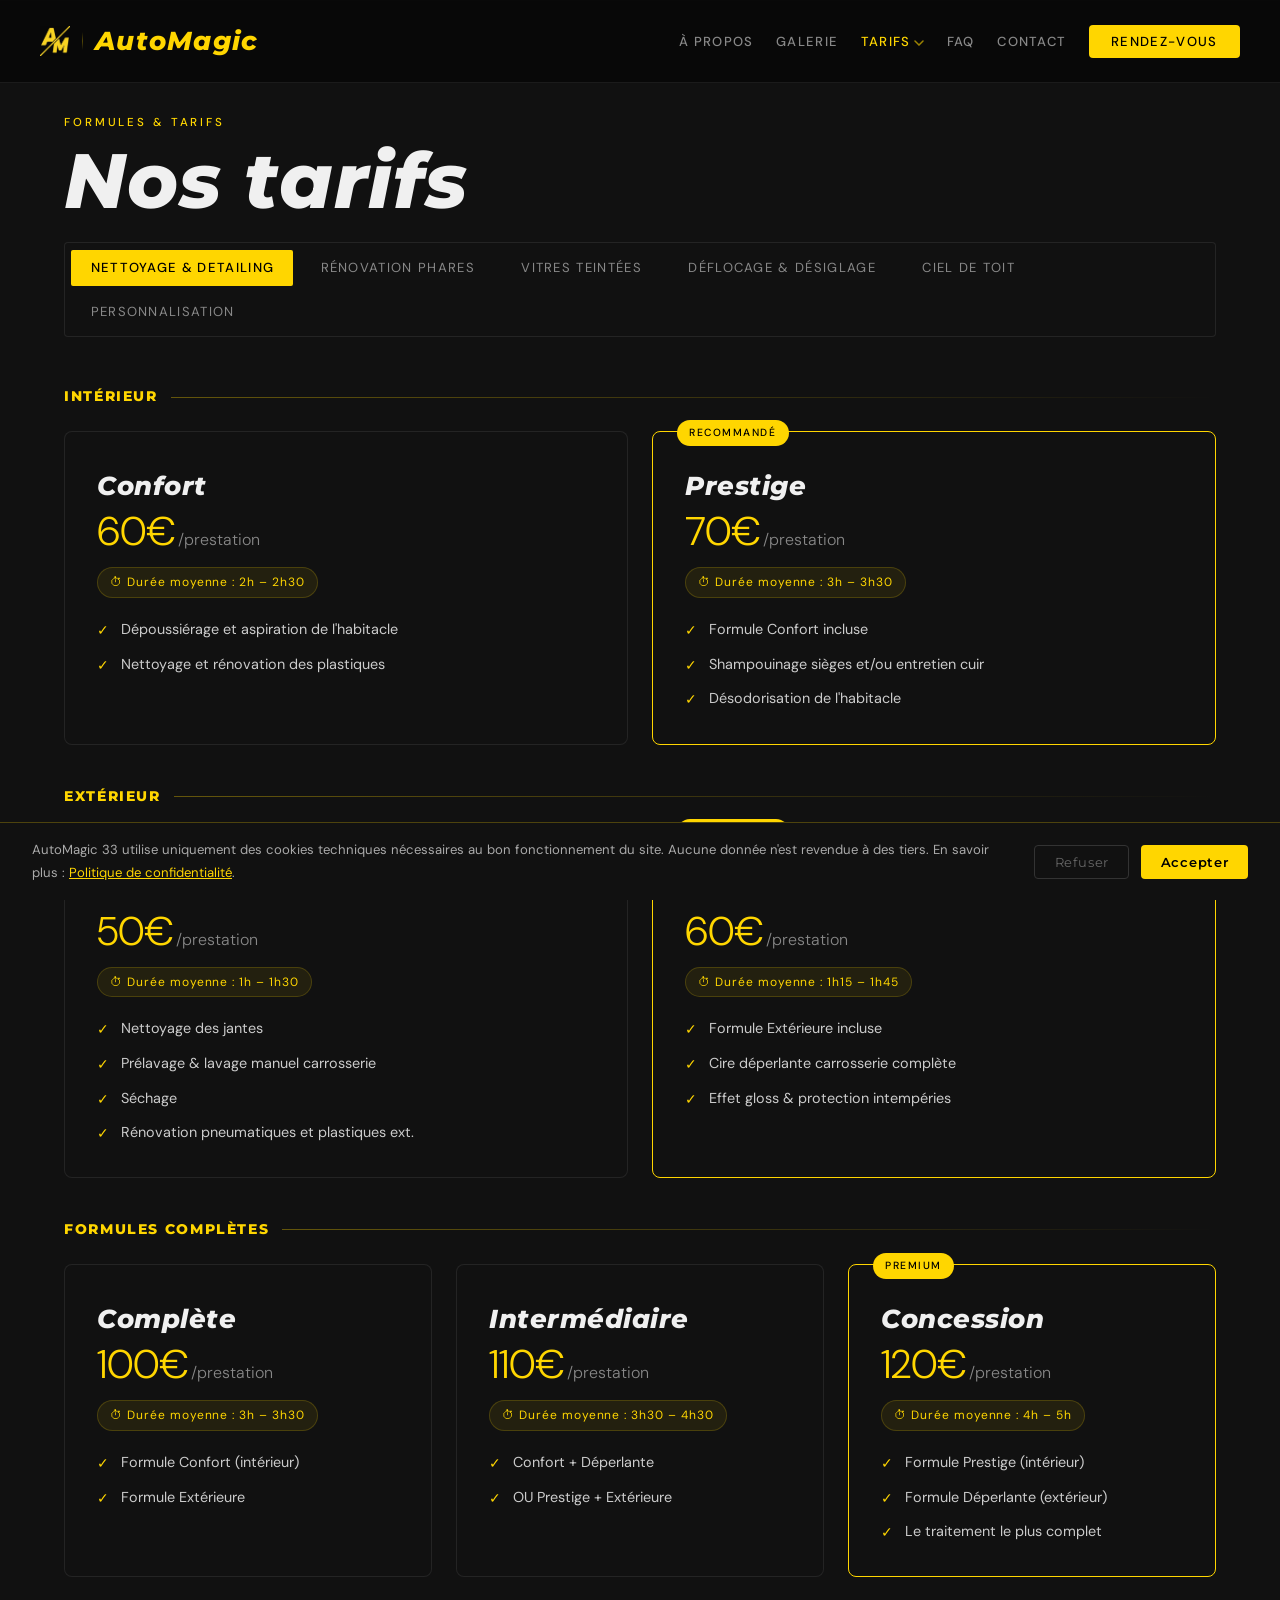
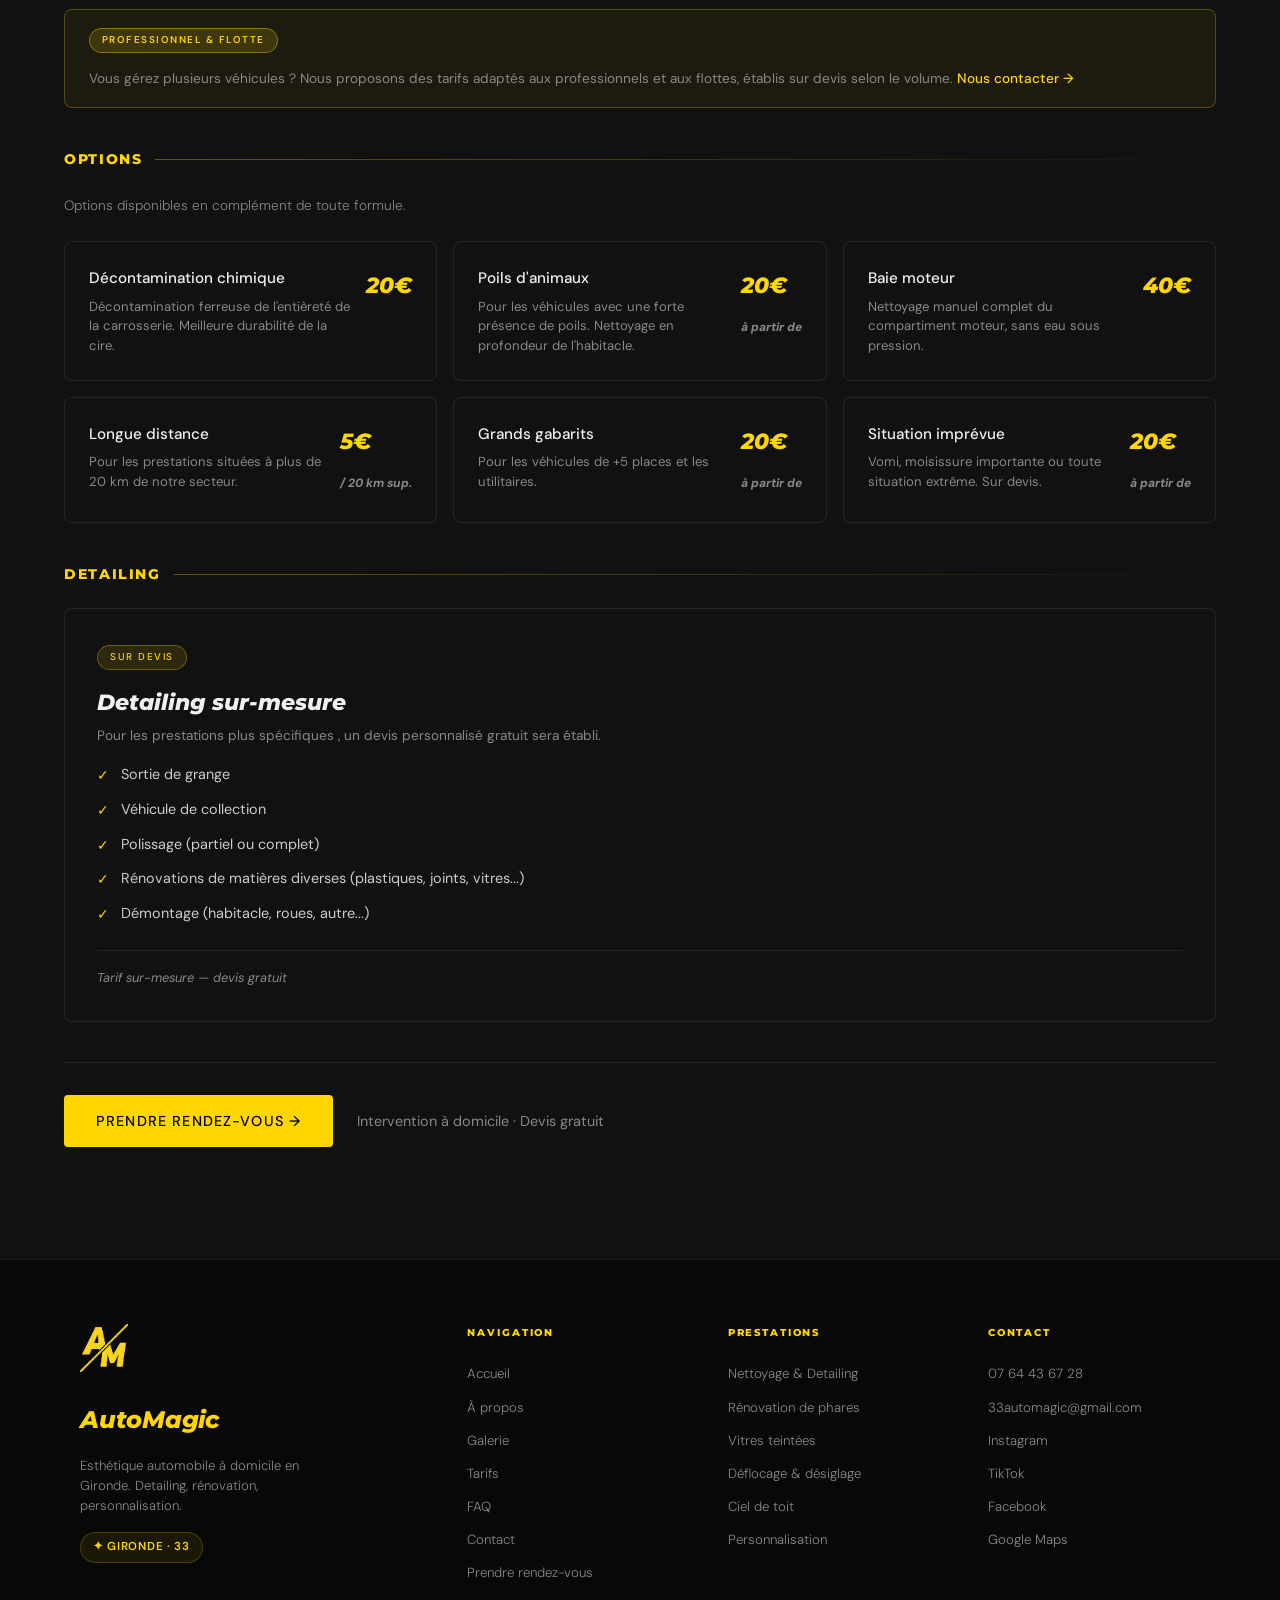
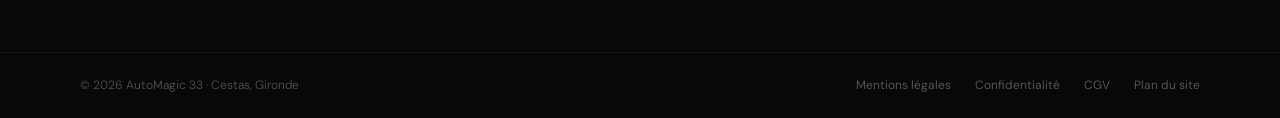
<file: tarifs.html>
<!DOCTYPE html>
<html lang="fr">
<head>
  <meta charset="UTF-8" />
  <meta name="viewport" content="width=device-width, initial-scale=1.0" />
  <title>Tarifs — AutoMagic 33 · Esthétique Automobile Gironde</title>
  <meta name="description" content="Tarifs AutoMagic 33 : nettoyage intérieur dès 60€, extérieur dès 50€, rénovation phares 55€/paire, ciel de toit à partir de 170€. Vitres teintées, déflocage, covering, CarPlay, leds, personnalisation sur devis. Bordeaux & Gironde." />
  <link rel="canonical" href="https://automagic33.com/tarifs.html" />
  <link rel="icon" type="image/png" href="favicon.png" sizes="192x192">
  <link rel="preconnect" href="https://fonts.googleapis.com" />
  <link rel="preconnect" href="https://fonts.gstatic.com" crossorigin />
  <link href="https://fonts.googleapis.com/css2?family=Montserrat:ital,wght@0,400;0,500;0,800;1,800&family=DM+Sans:ital,opsz,wght@0,9..40,300;0,9..40,400;0,9..40,500;1,9..40,300&display=swap" rel="stylesheet" />
  <link rel="stylesheet" href="styles.css" />
  <style>
    .tarifs-category-sep {
      display: flex;
      align-items: center;
      gap: 0.8rem;
      margin-bottom: 1.4rem;
      margin-top: 0.2rem;
    }
    .tarifs-cat-icon { font-size: 1.1rem; }
    .tarifs-cat-label {
      font-family: 'Montserrat', sans-serif;
      font-weight: 800;
      font-size: 0.85rem;
      letter-spacing: 0.12em;
      text-transform: uppercase;
      color: var(--gold);
      white-space: nowrap;
    }
    .tarifs-cat-line {
      flex: 1;
      height: 1px;
      background: linear-gradient(to right, rgba(255,214,0,0.35), transparent);
    }
  </style>
</head>
<body>

<nav id="navbar">
  <a href="index.html" class="nav-logo"><img src="logo.png" alt="AutoMagic 33" class="nav-logo-img"><span class="nav-logo-sep"></span>AutoMagic</a>
    <ul class="nav-links">
    <li><a href="qui-sommes-nous.html">À propos</a></li>
    <li><a href="galerie.html">Galerie</a></li>
    <li class="nav-dropdown-parent">
      <a href="tarifs.html" class="nav-dropdown-trigger nav-active">Tarifs <svg class="drop-arrow" width="10" height="6" viewBox="0 0 10 6" fill="none" xmlns="http://www.w3.org/2000/svg"><path d="M1 1l4 4 4-4" stroke="currentColor" stroke-width="1.5" stroke-linecap="round"/></svg></a>
      <div class="nav-dropdown">
        <a href="tarifs.html#nettoyage"><span class="drop-bullet"></span>Nettoyage & Detailing</a>
        <a href="tarifs.html#renovation"><span class="drop-bullet"></span>Rénovation de phares</a>
        <a href="tarifs.html#vitres"><span class="drop-bullet"></span>Vitres teintées</a>
        <a href="tarifs.html#deflocage"><span class="drop-bullet"></span>Déflocage & désiglage</a>
        <a href="tarifs.html#cieldetoit"><span class="drop-bullet"></span>Ciel de toit</a>
        <a href="tarifs.html#personnalisation"><span class="drop-bullet"></span>Personnalisation</a>
      </div>
    </li>
    <li><a href="faq.html">FAQ</a></li>
    <li><a href="contact.html">Contact</a></li>
    <li><a href="rendez-vous.html" class="nav-cta">Rendez-vous</a></li>
 </ul>
 <button class="burger" id="burger" aria-label="Ouvrir le menu"><span></span><span></span><span></span></button>
</nav>
<div class="mobile-nav" id="mobileNav">
  <a href="qui-sommes-nous.html">À propos</a>
  <a href="galerie.html">Galerie</a>
  <a href="tarifs.html" class="nav-active">Tarifs</a>
  <a href="faq.html">FAQ</a>
  <a href="contact.html">Contact</a>
  <a href="rendez-vous.html">Rendez-vous</a>
</div>

<main class="tarifs-page">
  <div class="section-inner-page">
    <div class="tarifs-inner">
      <p class="section-label reveal">Formules & tarifs</p>
      <h1 class="section-title reveal">Nos tarifs</h1>

      <div class="tarifs-tabs reveal">
        <button class="tab-btn active" onclick="showTab('nettoyage', this)">Nettoyage & Detailing</button>
        <button class="tab-btn" onclick="showTab('renovation', this)">Rénovation phares</button>
        <button class="tab-btn" onclick="showTab('vitres', this)">Vitres teintées</button>
        <button class="tab-btn" onclick="showTab('deflocage', this)">Déflocage & désiglage</button>
        <button class="tab-btn" onclick="showTab('cieldetoit', this)">Ciel de toit</button>
        <button class="tab-btn" onclick="showTab('personnalisation', this)">Personnalisation</button>
      </div>

      <div class="tab-content active" id="tab-nettoyage">
        <div class="tarifs-category-sep">
          <span class="tarifs-cat-label">Intérieur</span>
          <span class="tarifs-cat-line"></span>
        </div>
        <div class="formule-grid">
          <div class="formule-card">
            <div class="formule-name">Confort</div>
            <div class="formule-price">60€<span>/prestation</span></div>
            <div class="formule-duration">⏱ Durée moyenne : 2h – 2h30</div>
            <ul class="formule-items">
              <li>Dépoussiérage et aspiration de l'habitacle</li>
              <li>Nettoyage et rénovation des plastiques</li>
            </ul>
          </div>
          <div class="formule-card featured">
            <div class="formule-badge">Recommandé</div>
            <div class="formule-name">Prestige</div>
            <div class="formule-price">70€<span>/prestation</span></div>
            <div class="formule-duration">⏱ Durée moyenne : 3h – 3h30</div>
            <ul class="formule-items">
              <li>Formule Confort incluse</li>
              <li>Shampouinage sièges et/ou entretien cuir</li>
              <li>Désodorisation de l'habitacle</li>
            </ul>
          </div>
        </div>

        <div class="tarifs-category-sep" style="margin-top:2.5rem;">
          <span class="tarifs-cat-label">Extérieur</span>
          <span class="tarifs-cat-line"></span>
        </div>
        <div class="formule-grid">
          <div class="formule-card">
            <div class="formule-name">Extérieure</div>
            <div class="formule-price">50€<span>/prestation</span></div>
            <div class="formule-duration">⏱ Durée moyenne : 1h – 1h30</div>
            <ul class="formule-items">
              <li>Nettoyage des jantes</li>
              <li>Prélavage & lavage manuel carrosserie</li>
              <li>Séchage</li>
              <li>Rénovation pneumatiques et plastiques ext.</li>
            </ul>
          </div>
          <div class="formule-card featured">
            <div class="formule-badge">Recommandé</div>
            <div class="formule-name">Déperlante</div>
            <div class="formule-price">60€<span>/prestation</span></div>
            <div class="formule-duration">⏱ Durée moyenne : 1h15 – 1h45</div>
            <ul class="formule-items">
              <li>Formule Extérieure incluse</li>
              <li>Cire déperlante carrosserie complète</li>
              <li>Effet gloss & protection intempéries</li>
            </ul>
          </div>
        </div>

        <div class="tarifs-category-sep" style="margin-top:2.5rem;">
          <span class="tarifs-cat-label">Formules complètes</span>
          <span class="tarifs-cat-line"></span>
        </div>
        <div class="formule-grid">
          <div class="formule-card">
            <div class="formule-name">Complète</div>
            <div class="formule-price">100€<span>/prestation</span></div>
            <div class="formule-duration">⏱ Durée moyenne : 3h – 3h30</div>
            <ul class="formule-items">
              <li>Formule Confort (intérieur)</li>
              <li>Formule Extérieure</li>
            </ul>
          </div>
          <div class="formule-card">
            <div class="formule-name">Intermédiaire</div>
            <div class="formule-price">110€<span>/prestation</span></div>
            <div class="formule-duration">⏱ Durée moyenne : 3h30 – 4h30</div>
            <ul class="formule-items">
              <li>Confort + Déperlante</li>
              <li>OU Prestige + Extérieure</li>
            </ul>
          </div>
          <div class="formule-card featured">
            <div class="formule-badge">Premium</div>
            <div class="formule-name">Concession</div>
            <div class="formule-price">120€<span>/prestation</span></div>
            <div class="formule-duration">⏱ Durée moyenne : 4h – 5h</div>
            <ul class="formule-items">
              <li>Formule Prestige (intérieur)</li>
              <li>Formule Déperlante (extérieur)</li>
              <li>Le traitement le plus complet</li>
            </ul>
          </div>
        </div>

        <div style="margin-top:2rem; margin-bottom:2.5rem; background: rgba(255,214,0,0.05); border: 1px solid rgba(255,214,0,0.25); border-radius: 8px; padding: 1.1rem 1.5rem; display:flex; align-items:center; gap:1rem; flex-wrap:wrap;">
          <span style="display:inline-block; background:rgba(255,214,0,0.15); border:1px solid rgba(255,214,0,0.4); color:var(--gold); font-size:0.62rem; font-weight:600; letter-spacing:0.15em; text-transform:uppercase; padding:0.2rem 0.75rem; border-radius:100px; white-space:nowrap;">Professionnel & flotte</span>
          <span style="color:var(--muted); font-size:0.85rem; line-height:1.5;">Vous gérez plusieurs véhicules ? Nous proposons des tarifs adaptés aux professionnels et aux flottes, établis sur devis selon le volume. <a href="rendez-vous.html" style="color:var(--gold); text-decoration:none; font-weight:500;">Nous contacter →</a></span>
        </div>

        <div class="tarifs-category-sep" style="margin-top:0;">
          <span class="tarifs-cat-label">Options</span>
          <span class="tarifs-cat-line"></span>
        </div>
        <p style="color:var(--muted); font-size:0.85rem; margin-bottom:1.5rem; font-weight:300;">Options disponibles en complément de toute formule.</p>
        <div class="options-list">
          <div class="option-card">
            <div class="option-info">
              <div class="option-name">Décontamination chimique</div>
              <div class="option-desc">Décontamination ferreuse de l'entièreté de la carrosserie. Meilleure durabilité de la cire.</div>
            </div>
            <div class="option-price">20€</div>
          </div>
          <div class="option-card">
            <div class="option-info">
              <div class="option-name">Poils d'animaux</div>
              <div class="option-desc">Pour les véhicules avec une forte présence de poils. Nettoyage en profondeur de l'habitacle.</div>
            </div>
            <div class="option-price">20€<br><span style="font-size:0.75rem;color:var(--muted);font-family:'DM Sans'">à partir de</span></div>
          </div>
          <div class="option-card">
            <div class="option-info">
              <div class="option-name">Baie moteur</div>
              <div class="option-desc">Nettoyage manuel complet du compartiment moteur, sans eau sous pression.</div>
            </div>
            <div class="option-price">40€</div>
          </div>
          <div class="option-card">
            <div class="option-info">
              <div class="option-name">Longue distance</div>
              <div class="option-desc">Pour les prestations situées à plus de 20 km de notre secteur.</div>
            </div>
            <div class="option-price">5€<br><span style="font-size:0.75rem;color:var(--muted);font-family:'DM Sans'">/ 20 km sup.</span></div>
          </div>
          <div class="option-card">
            <div class="option-info">
              <div class="option-name">Grands gabarits</div>
              <div class="option-desc">Pour les véhicules de +5 places et les utilitaires.</div>
            </div>
            <div class="option-price">20€<br><span style="font-size:0.75rem;color:var(--muted);font-family:'DM Sans'">à partir de</span></div>
          </div>
          <div class="option-card">
            <div class="option-info">
              <div class="option-name">Situation imprévue</div>
              <div class="option-desc">Vomi, moisissure importante ou toute situation extrême. Sur devis.</div>
            </div>
            <div class="option-price">20€<br><span style="font-size:0.75rem;color:var(--muted);font-family:'DM Sans'">à partir de</span></div>
          </div>
        </div>

        <div class="tarifs-category-sep" style="margin-top:2.5rem;">
          <span class="tarifs-cat-label">Detailing</span>
          <span class="tarifs-cat-line"></span>
        </div>
        <div class="detailing-grid">
          <div class="detailing-card">
            <div class="detailing-card-badge">Sur devis</div>
            <div class="detailing-card-name">Detailing sur-mesure</div>
            <div class="detailing-card-desc">Pour les prestations plus spécifiques , un devis personnalisé gratuit sera établi.</div>
            <ul class="formule-items">
              <li>Sortie de grange</li>
              <li>Véhicule de collection</li>
              <li>Polissage (partiel ou complet)</li>
              <li>Rénovations de matières diverses (plastiques, joints, vitres...)</li>
              <li>Démontage (habitacle, roues, autre...)</li>
            </ul>
            <div class="detailing-price-note">Tarif sur-mesure — devis gratuit</div>
          </div>
        </div>

        <div class="tab-cta">
          <a href="rendez-vous.html" class="btn-primary">Prendre rendez-vous →</a>
          <span class="tab-cta-text">Intervention à domicile · Devis gratuit</span>
        </div>
      </div>

      <div class="tab-content" id="tab-renovation">
        <div class="detailing-intro">
          <strong>Sécurité & contrôle technique.</strong> Des optiques oxydées réduisent la visibilité nocturne jusqu'à 80 % et peuvent faire provoquer un refus de contrôle technique et une contre visite.. La rénovation redonne une transparence quasi-neuve.
        </div>
        <div class="formule-card">
            <div class="formule-name">Rénovation des optiques</div>
            <div class="formule-price">55€<span>/paire</span></div>
            <div class="formule-duration">⏱ Durée moyenne : 1h - 1h30</div>
            <ul class="formule-items">
              <li>Polissage mécanique multi-étapes</li>
              <li>Élimination de l'oxydation, du jaunissement et des micro-rayures</li>
              <li>Traitement protecteur anti-UV</li>
            </ul>
        </div>

        <div class="tab-cta">
          <a href="rendez-vous.html" class="btn-primary">Prendre rendez-vous →</a>
          <span class="tab-cta-text">55 € / paire · Résultat quasi-neuf garanti</span>
        </div>
      </div>

      <div class="tab-content" id="tab-vitres">
        <div class="detailing-intro">
          <strong>Film homologué & pose soignée.</strong> Films conformes à la réglementation française. Intimité, confort thermique, protection UV. Tarif selon le véhicule et la surface à poser.
        </div>
        <div class="detailing-grid">
          <div class="detailing-card">
            <div class="detailing-card-badge">Sur devis</div>
            <div class="detailing-card-name">Pose de film teinté</div>
            <div class="detailing-card-desc">Teinture professionnelle pour vitres arrière, lunette et/ou latérales arrière. Différents niveaux de transparence disponibles.</div>
            <ul class="formule-items">
              <li>Films 5 %, 20 %, 35 %, 50 %, 70%, 85% selon usage</li>
              <li>Protection UV jusqu'à 99 %</li>
              <li>Réduction de chaleur habitacle</li>
              <li>Pose sans bulle, finition nette</li>
            </ul>
            <div class="detailing-price-note">Tarif sur-mesure — devis gratuit</div>
          </div>
        </div>

        <div class="tab-cta">
          <a href="rendez-vous.html" class="btn-primary">Demander un devis →</a>
          <span class="tab-cta-text">Tarif sur-mesure · Films homologués</span>
        </div>
      </div>

      <div class="tab-content" id="tab-deflocage">
        <div class="detailing-intro">
          <strong>Retrait sans abîmer la carrosserie.</strong> Technique thermique ou chimique selon le support. Bandes de chantier, logos entreprise, stickers, lettrage, décoration de véhicule… Tout type d'adhésif, y compris le désiglage complet de carrosserie.
        </div>
        <div class="detailing-grid">
          <div class="detailing-card">
            <div class="detailing-card-badge">Sur devis</div>
            <div class="detailing-card-name">Déflocage & désiglage</div>
            <div class="detailing-card-desc">Retrait propre de tout type d'adhésif sur carrosserie, vitres ou pare-chocs, suivi d'un traitement de la colle résiduelle.</div>
            <ul class="formule-items">
              <li>Bandes de chantier & marquages pro</li>
              <li>Logos & identité visuelle entreprise</li>
              <li>Stickers, autocollants, décoration</li>
              <li>Désiglage complet de carrosserie</li>
              <li>Changement de couleur des logos (noir, origine, autre...)</li>
              <li>Traitement résidus de colle </li>
              <li>Polissage de la surface (pas de différences de teinte)</li>
            </ul>
            <div class="detailing-price-note">Tarif sur-mesure — devis gratuit</div>
          </div>
        </div>

        <div class="tab-cta">
          <a href="rendez-vous.html" class="btn-primary">Demander un devis →</a>
          <span class="tab-cta-text">Retrait propre · Sans abîmer la carrosserie</span>
        </div>
      </div>

      <div class="tab-content" id="tab-cieldetoit">
        <div class="detailing-intro">
          <strong>Rénovation & personnalisation du ciel de toit.</strong> Tissu décollé, taché, affaissé ou simplement vieilli ? Redonnez un aspect soigné à l'intérieur de votre habitacle. Remplacement du garnissage d'origine ou personnalisation avec un tissu au choix (alcantara, velours, tissu étoilé…).
        </div>
        <div class="detailing-grid">
          <div class="detailing-card">
            <div class="detailing-card-badge">À partir de 170 €</div>
            <div class="detailing-card-name">Rénovation de ciel de toit</div>
            <div class="detailing-card-desc">Remplacement du garnissage intérieur de toit. Résultat propre et durable, adapté à chaque véhicule.</div>
            <ul class="formule-items">
              <li>Nettoyage complet de la surface (résidus de colle, mousse)</li>
              <li>Collage professionnel avec colle dédiée haute résistance</li>
              <li>Tissu au choix : origine, noir, couleur...</li>
              <li>Finitions soignées sur les contours et poignées</li>
              <li>Compatible tous types de véhicules</li>
            </ul>
            <div class="detailing-price-note">Tarif sur-mesure — devis gratuit · à partir de 170 €</div>
          </div>
          <div class="detailing-card">
            <div class="detailing-card-badge">Sur devis</div>
            <div class="detailing-card-name">Personnalisation de ciel de toit</div>
            <div class="detailing-card-desc">Transformez l'intérieur de votre véhicule avec un tissu premium de votre choix pour un rendu unique.</div>
            <ul class="formule-items">
              <li>Alcantara, velours, autre...</li>
              <li>Large choix de coloris et matières</li>
              <li>Pose professionnelle sans défauts ni plis</li>
              <li>Ciel étoilé (Bicoloe, logo, étoiles filantes, etc...)</li>
              <li>Personnalisation totale selon vos envies</li>
            </ul>
            <div class="detailing-price-note">Tarif sur-mesure — devis gratuit</div>
          </div>
        </div>

        <div class="tab-cta">
          <a href="rendez-vous.html" class="btn-primary">Demander un devis →</a>
          <span class="tab-cta-text">Sur-mesure · À partir de 170 €</span>
        </div>
      </div>
    </div>

      <div class="tab-content" id="tab-personnalisation">
        <div style="max-width:900px; margin:0 auto;">
        <div class="detailing-intro">
          <strong>Personnalisation & esthétique sur-mesure.</strong> Covering, leds d'ambiance, CarPlay, éléments de carrosserie… et tout ce qui peut transformer l'apparence de votre véhicule. Si vous avez une idée, on trouve une solution. Chaque projet est unique — tarif établi après échange.
        </div>

        <div class="detailing-grid detailing-grid--2col detailing-grid--perso">
          <div class="detailing-card">
            <div class="detailing-card-badge">Sur devis</div>
            <div class="detailing-card-name">Covering & wrapping</div>
            <div class="detailing-card-desc">Changement de couleur ou protection par film vinyle. Partiel ou total, mat, brillant, satiné, chromé ou effet carbone.</div>
            <ul class="formule-items">
              <li>Covering partiel (capot, toit, rétros…)</li>
              <li>Covering total carrosserie</li>
              <li>Vinyle mat, brillant, satiné, chrome, carbone</li>
              <li>Pose professionnelle sans bulles ni jonctions visibles</li>
            </ul>
            <div class="detailing-price-note">Tarif sur-mesure — devis gratuit</div>
          </div>
          <div class="detailing-card">
            <div class="detailing-card-badge">Sur devis</div>
            <div class="detailing-card-name">Leds & ambiance intérieure</div>
            <div class="detailing-card-desc">Mise en lumière de votre habitacle pour un rendu unique, discret ou spectaculaire selon vos envies.</div>
            <ul class="formule-items">
              <li>Leds de seuil de porte avec logo</li>
              <li>Éclairage d'ambiance RGB multizone</li>
              <li>Rétroéclairage tableau de bord</li>
              <li>Éclairage de coffre ou sous-caisse</li>
              <li>Compatible avec la plupart des véhicules</li>
            </ul>
            <div class="detailing-price-note">Tarif sur-mesure — devis gratuit</div>
          </div>
          <div class="detailing-card">
            <div class="detailing-card-badge">Sur devis</div>
            <div class="detailing-card-name">CarPlay & intégration multimédia</div>
            <div class="detailing-card-desc">Installation de CarPlay sans fil, Android Auto ou écran multimédia intégré à l'habitacle d'origine.</div>
            <ul class="formule-items">
              <li>CarPlay sans fil (retrofit ou boîtier)</li>
              <li>Android Auto</li>
              <li>Écran intégré avec navigation & streaming</li>
              <li>Caméra de recul ou 360°</li>
              <li>Intégration propre conservant l'esthétique d'origine</li>
            </ul>
            <div class="detailing-price-note">Tarif sur-mesure — devis gratuit</div>
          </div>
          <div class="detailing-card">
            <div class="detailing-card-badge">Sur devis</div>
            <div class="detailing-card-name">Éléments de carrosserie & look sportif</div>
            <div class="detailing-card-desc">Pose, remplacement ou mise en valeur d'éléments de carrosserie pour un look plus affirmé.</div>
            <ul class="formule-items">
              <li>Pose de spoiler, becquet, lèvre de pare-chocs</li>
              <li>Remplacement / laquage de rétroviseurs</li>
              <li>Barres de toit, déflecteurs</li>
              <li>Noircissement chrome (blackout)</li>
              <li>Pose de film phares (fumé, ambré…)</li>
            </ul>
            <div class="detailing-price-note">Tarif sur-mesure — devis gratuit</div>
          </div>
        </div>

        <div class="detailing-intro" style="margin-top: 2rem; border: 1px solid rgba(255,214,0,0.2); background: rgba(255,214,0,0.04); border-radius: 8px; padding: 1.2rem 1.5rem;">
          <strong style="color: var(--gold);">Vous avez un projet qui ne rentre dans aucune case ?</strong> Covering partiel d'une pièce spécifique, personnalisation intérieure, ajout d'un élément unique… Si c'est de l'esthétique auto, on peut très probablement le faire. Contactez-nous pour en parler.
        </div>

        <div class="tab-cta">
          <a href="rendez-vous.html" class="btn-primary">Demander un devis →</a>
          <span class="tab-cta-text">100% sur-mesure · Devis gratuit après échange</span>
        </div>
        </div><!-- end centered wrapper -->
      </div>
    </div>
  </div>
</main>

<footer>
  <div class="footer-main">
    <div class="footer-brand">
      <a href="index.html"><img src="logo.png" alt="AutoMagic 33" class="footer-logo-img"></a><a href="index.html" class="footer-logo">AutoMagic</a>
      <p class="footer-tagline">Esthétique automobile à domicile en Gironde. Detailing, rénovation, personnalisation.</p>
      <span class="footer-badge">✦ Gironde · 33</span>
    </div>
    <div class="footer-col">
      <div class="footer-col-title">Navigation</div>
      <a href="index.html">Accueil</a>
      <a href="qui-sommes-nous.html">À propos</a>
      <a href="galerie.html">Galerie</a>
      <a href="tarifs.html">Tarifs</a>
      <a href="faq.html">FAQ</a>
      <a href="contact.html">Contact</a>
      <a href="rendez-vous.html">Prendre rendez-vous</a>
    </div>
    <div class="footer-col">
      <div class="footer-col-title">Prestations</div>
      <a href="tarifs.html#nettoyage">Nettoyage & Detailing</a>
      <a href="tarifs.html#renovation">Rénovation de phares</a>
      <a href="tarifs.html#vitres">Vitres teintées</a>
      <a href="tarifs.html#deflocage">Déflocage & désiglage</a>
      <a href="tarifs.html#cieldetoit">Ciel de toit</a>
      <a href="tarifs.html#personnalisation">Personnalisation</a>
    </div>
    <div class="footer-col">
      <div class="footer-col-title">Contact</div>
      <a href="tel:0764436728">07 64 43 67 28</a>
      <a href="mailto:33automagic@gmail.com">33automagic@gmail.com</a>
      <a href="https://www.instagram.com/automagic_33/" target="_blank" rel="noopener">Instagram</a>
      <a href="https://www.tiktok.com/@automagic33" target="_blank" rel="noopener">TikTok</a>
      <a href="https://www.facebook.com/people/Auto-Magic/61582766131972/" target="_blank" rel="noopener">Facebook</a>
      <a href="https://maps.app.goo.gl/5RrxEkA9PpwBNwDk7" target="_blank" rel="noopener">Google Maps</a>
    </div>
  </div>
  <div class="footer-bottom">
    <span class="footer-copy">© 2026 AutoMagic 33 · Cestas, Gironde</span>
    <div class="footer-bottom-links">
      <a href="mentions-legales.html">Mentions légales</a>
      <a href="politique-confidentialite.html">Confidentialité</a>
      <a href="cgv.html">CGV</a>
      <a href="sitemap.xml">Plan du site</a>
    </div>
  </div>
</footer>

<script src="main.js"></script>
<script>
  function showTab(id, btn) {
    document.querySelectorAll('.tab-content').forEach(t => t.classList.remove('active'));
    document.querySelectorAll('.tab-btn').forEach(b => b.classList.remove('active'));
    document.getElementById('tab-' + id).classList.add('active');
    if (btn) btn.classList.add('active');
  }
  // Support both ?tab=xxx and #xxx
  const validTabs = ['nettoyage','renovation','vitres','deflocage','cieldetoit','personnalisation'];
  const hash = window.location.hash.replace('#','');
  const tabParam = new URLSearchParams(window.location.search).get('tab');
  const target = validTabs.includes(hash) ? hash : (validTabs.includes(tabParam) ? tabParam : null);
  if (target) {
    const btn = document.querySelector(`.tab-btn[onclick*="'${target}'"]`);
    showTab(target, btn);
  }
</script>
</body>
</html>
</file>
<file: styles.css>
/* ============================================================
   AUTOMAGIC 33 — Feuille de style globale
   ============================================================ */

*, *::before, *::after { box-sizing: border-box; margin: 0; padding: 0; }

:root {
  --gold: #FFD600;
  --gold-dim: #c9a800;
  --black: #080808;
  --surface: #111111;
  --surface2: #181818;
  --border: rgba(255,255,255,0.08);
  --text: #f0f0f0;
  --muted: #888;
  --radius: 4px;
}

html { scroll-behavior: smooth; }

body {
  font-family: 'DM Sans', sans-serif;
  background: var(--black);
  color: var(--text);
  font-size: 16px;
  line-height: 1.7;
  overflow-x: hidden;
}

/* ===================== NAV ===================== */
nav {
  position: fixed;
  top: 0; left: 0; right: 0;
  z-index: 100;
  display: flex;
  align-items: center;
  justify-content: space-between;
  padding: 1.2rem 2.5rem;
  background: rgba(8,8,8,0.92);
  backdrop-filter: blur(16px);
  border-bottom: 1px solid var(--border);
  transition: padding 0.3s;
  gap: 1rem;
}

.nav-logo {
  font-family: 'Montserrat', sans-serif;
  font-weight: 800;
  font-style: italic;
  font-size: 1.6rem;
  letter-spacing: 0.05em;
  color: var(--gold);
  text-decoration: none;
}

.nav-links {
  display: flex;
  gap: 1.4rem;
  list-style: none;
  flex-shrink: 1;
}

.nav-links a {
  color: var(--muted);
  text-decoration: none;
  font-size: 0.82rem;
  letter-spacing: 0.1em;
  text-transform: uppercase;
  font-weight: 500;
  transition: color 0.2s;
}

.nav-links a:hover,
.nav-links a.nav-active { color: var(--gold); }

.nav-cta {
  background: var(--gold);
  color: #000 !important;
  padding: 0.5rem 1.4rem;
  border-radius: var(--radius);
  font-weight: 500 !important;
}

.nav-cta:hover,
.nav-cta.nav-active {
  background: #fff !important;
  color: #000 !important;
}

/* ===================== BURGER ===================== */
.burger {
  display: none;
  flex-direction: column;
  gap: 5px;
  cursor: pointer;
  background: none;
  border: none;
  padding: 4px;
}
.burger span {
  display: block;
  width: 24px;
  height: 2px;
  background: var(--text);
  transition: 0.3s;
}

/* ===================== MOBILE NAV ===================== */
.mobile-nav {
  display: none;
  position: fixed;
  top: 64px; left: 0; right: 0;
  background: var(--black);
  border-bottom: 1px solid var(--border);
  padding: 1.5rem 2rem;
  z-index: 99;
  flex-direction: column;
  gap: 1.2rem;
}

.mobile-nav.open { display: flex; }
.mobile-nav a {
  color: var(--muted);
  text-decoration: none;
  font-size: 1.1rem;
  letter-spacing: 0.08em;
  text-transform: uppercase;
}
.mobile-nav a:hover,
.mobile-nav a.nav-active { color: var(--gold); }

/* ===================== HERO ===================== */
#hero {
  min-height: 100vh;
  display: flex;
  flex-direction: column;
  align-items: center;
  justify-content: center;
  text-align: center;
  position: relative;
  padding: 8rem 2rem 4rem;
  overflow: hidden;
}

.hero-bg {
  position: absolute;
  inset: 0;
  background:
    radial-gradient(ellipse 80% 60% at 50% 100%, rgba(255,214,0,0.08) 0%, transparent 70%),
    linear-gradient(180deg, #080808 0%, #0d0d0d 100%);
}

.hero-lines {
  position: absolute;
  inset: 0;
  background-image:
    linear-gradient(to right, rgba(255,255,255,0.03) 1px, transparent 1px),
    linear-gradient(to bottom, rgba(255,255,255,0.03) 1px, transparent 1px);
  background-size: 60px 60px;
  mask-image: radial-gradient(ellipse 80% 70% at 50% 100%, black, transparent);
}

.hero-badge {
  display: inline-flex;
  align-items: center;
  gap: 0.5rem;
  background: rgba(255,214,0,0.1);
  border: 1px solid rgba(255,214,0,0.25);
  color: var(--gold);
  font-size: 0.75rem;
  letter-spacing: 0.15em;
  text-transform: uppercase;
  padding: 0.4rem 1rem;
  border-radius: 100px;
  margin-bottom: 2rem;
  position: relative;
  animation: fadeUp 0.8s ease both;
}

.hero-badge::before {
  content: '';
  width: 6px; height: 6px;
  background: var(--gold);
  border-radius: 50%;
  animation: pulse 2s infinite;
}

.hero-title {
  font-family: 'Montserrat', sans-serif;
  font-weight: 800;
  font-style: italic;
  font-size: clamp(4rem, 14vw, 11rem);
  line-height: 0.9;
  letter-spacing: 0.02em;
  position: relative;
  animation: fadeUp 0.8s 0.1s ease both;
  color: var(--text);
}

.hero-title span { color: var(--gold); }

.hero-sub {
  margin-top: 1.5rem;
  font-size: 1.05rem;
  color: var(--muted);
  max-width: 480px;
  font-weight: 300;
  position: relative;
  animation: fadeUp 0.8s 0.2s ease both;
}

.hero-actions {
  display: flex;
  gap: 1rem;
  margin-top: 2.5rem;
  position: relative;
  animation: fadeUp 0.8s 0.3s ease both;
  flex-wrap: wrap;
  justify-content: center;
}

.hero-scroll {
  position: absolute;
  bottom: 2.5rem;
  left: 50%;
  transform: translateX(-50%);
  display: flex;
  flex-direction: column;
  align-items: center;
  gap: 0.5rem;
  color: var(--muted);
  font-size: 0.7rem;
  letter-spacing: 0.2em;
  text-transform: uppercase;
  animation: fadeUp 1s 0.6s ease both;
}

.scroll-arrow {
  width: 1px;
  height: 40px;
  background: linear-gradient(to bottom, var(--gold), transparent);
  animation: scrollLine 2s infinite;
}

/* ===================== BOUTONS ===================== */
.btn-primary {
  background: var(--gold);
  color: #000;
  border: none;
  padding: 0.85rem 2rem;
  font-family: 'DM Sans', sans-serif;
  font-size: 0.9rem;
  font-weight: 500;
  letter-spacing: 0.08em;
  text-transform: uppercase;
  cursor: pointer;
  border-radius: var(--radius);
  text-decoration: none;
  transition: background 0.2s, transform 0.15s;
  display: inline-block;
}

.btn-primary:hover { background: #fff; transform: translateY(-2px); }

.btn-outline {
  background: transparent;
  color: var(--text);
  border: 1px solid var(--border);
  padding: 0.85rem 2rem;
  font-family: 'DM Sans', sans-serif;
  font-size: 0.9rem;
  font-weight: 500;
  letter-spacing: 0.08em;
  text-transform: uppercase;
  cursor: pointer;
  border-radius: var(--radius);
  text-decoration: none;
  transition: border-color 0.2s, color 0.2s, transform 0.15s;
  display: inline-block;
}

.btn-outline:hover {
  border-color: var(--gold);
  color: var(--gold);
  transform: translateY(-2px);
}

/* ===================== SECTIONS ===================== */
.section-inner-page {
  flex: 1;
  display: flex;
  flex-direction: column;
  justify-content: center;
  padding: 7rem 4rem;
}

.section-label {
  font-size: 0.72rem;
  letter-spacing: 0.25em;
  text-transform: uppercase;
  color: var(--gold);
  margin-bottom: 0.8rem;
  font-weight: 500;
}

.section-title {
  font-family: 'Montserrat', sans-serif;
  font-weight: 800;
  font-style: italic;
  font-size: clamp(2.5rem, 6vw, 5rem);
  line-height: 0.95;
  letter-spacing: 0.01em;
  margin-bottom: 1.5rem;
}

.section-inner {
  max-width: 1100px;
  margin: 0 auto;
  width: 100%;
}

/* ===================== ABOUT ===================== */
.about-page {
  background: var(--surface);
  border-top: 1px solid var(--border);
  min-height: 100vh;
  display: flex;
  flex-direction: column;
}

.about-grid {
  display: grid;
  grid-template-columns: 1fr 1fr;
  gap: 5rem;
  max-width: 1100px;
  margin: 0 auto;
  align-items: center;
  width: 100%;
}

.about-visual {
  position: relative;
  display: flex;
  align-items: center;
  justify-content: center;
}

.about-icon-wrap {
  width: 280px;
  height: 280px;
  border: 1px solid rgba(255,214,0,0.2);
  border-radius: 50%;
  display: flex;
  align-items: center;
  justify-content: center;
  position: relative;
}

.about-icon-wrap::before {
  content: '';
  position: absolute;
  inset: 16px;
  border: 1px solid rgba(255,214,0,0.1);
  border-radius: 50%;
}

.about-icon-wrap svg {
  width: 100px;
  height: 100px;
  fill: var(--gold);
  opacity: 0.9;
}

.about-stats {
  display: grid;
  grid-template-columns: 1fr 1fr;
  gap: 1rem;
  margin-top: 2.5rem;
}

.stat-card {
  background: var(--surface2);
  border: 1px solid var(--border);
  border-radius: var(--radius);
  padding: 1.2rem;
}

.stat-num {
  font-family: 'Montserrat', sans-serif;
  font-weight: 800;
  font-style: italic;
  font-size: 2.4rem;
  color: var(--gold);
  line-height: 1;
}

.stat-label {
  font-size: 0.78rem;
  color: var(--muted);
  text-transform: uppercase;
  letter-spacing: 0.1em;
  margin-top: 0.3rem;
}

/* ===================== TARIFS ===================== */
.tarifs-page {
  background: var(--surface);
  border-top: 1px solid var(--border);
  min-height: 100vh;
  display: flex;
  flex-direction: column;
}

.tarifs-inner {
  max-width: 1200px;
  margin: 0 auto;
  width: 100%;
}

.tarifs-tabs {
  display: flex;
  gap: 0.5rem;
  margin-bottom: 3rem;
  background: var(--surface);
  border: 1px solid var(--border);
  border-radius: var(--radius);
  padding: 0.4rem;
  width: fit-content;
  flex-wrap: wrap;
  max-width: 100%;
}

.tab-btn {
  background: none;
  border: none;
  color: var(--muted);
  font-family: 'DM Sans', sans-serif;
  font-size: 0.82rem;
  letter-spacing: 0.1em;
  text-transform: uppercase;
  padding: 0.6rem 1.2rem;
  cursor: pointer;
  border-radius: 2px;
  transition: background 0.2s, color 0.2s;
  white-space: nowrap;
}

.tab-btn.active {
  background: var(--gold);
  color: #000;
  font-weight: 500;
}

.tab-content { display: none; }
.tab-content.active { display: block; }

.tab-cta {
  margin-top: 2.5rem;
  padding-top: 2rem;
  border-top: 1px solid var(--border);
  display: flex;
  align-items: center;
  gap: 1.5rem;
  flex-wrap: wrap;
}
.tab-cta-text {
  color: var(--muted);
  font-size: 0.9rem;
  font-family: 'DM Sans', sans-serif;
}

.formule-grid {
  display: grid;
  grid-template-columns: repeat(auto-fit, minmax(280px, 1fr));
  gap: 1.5rem;
}

.formule-card {
  background: var(--surface);
  border: 1px solid var(--border);
  border-radius: 8px;
  padding: 2rem;
  position: relative;
  transition: border-color 0.2s, transform 0.2s;
}

.formule-card:hover {
  border-color: rgba(255,214,0,0.3);
  transform: translateY(-3px);
}

.formule-card.featured { border-color: var(--gold); }

.formule-badge {
  position: absolute;
  top: -12px; left: 1.5rem;
  background: var(--gold);
  color: #000;
  font-size: 0.65rem;
  font-weight: 500;
  letter-spacing: 0.15em;
  text-transform: uppercase;
  padding: 0.25rem 0.75rem;
  border-radius: 100px;
}

.formule-name {
  font-family: 'Montserrat', sans-serif;
  font-weight: 800;
  font-style: italic;
  font-size: 1.6rem;
  letter-spacing: 0.02em;
  margin-bottom: 0.25rem;
}

.formule-price {
  font-size: 2.5rem;
  font-weight: 300;
  color: var(--gold);
  margin-bottom: 1rem;
  line-height: 1;
}

.formule-price span {
  font-size: 1rem;
  color: var(--muted);
  margin-left: 2px;
}

.formule-duration {
  display: inline-flex;
  align-items: center;
  gap: 0.4rem;
  background: rgba(255,214,0,0.08);
  border: 1px solid rgba(255,214,0,0.18);
  color: var(--gold);
  font-size: 0.75rem;
  letter-spacing: 0.08em;
  padding: 0.25rem 0.75rem;
  border-radius: 100px;
  margin-bottom: 1.2rem;
}

.formule-items {
  list-style: none;
  display: flex;
  flex-direction: column;
  gap: 0.6rem;
}

.formule-items li {
  display: flex;
  align-items: flex-start;
  gap: 0.75rem;
  font-size: 0.9rem;
  color: #ccc;
}

.formule-items li::before {
  content: '✓';
  color: var(--gold);
  font-size: 0.85rem;
  margin-top: 2px;
  flex-shrink: 0;
}

/* ===================== OPTIONS ===================== */
.options-list {
  display: grid;
  grid-template-columns: repeat(auto-fit, minmax(300px, 1fr));
  gap: 1rem;
  margin-top: 1rem;
}

.option-card {
  background: var(--surface);
  border: 1px solid var(--border);
  border-radius: 8px;
  padding: 1.5rem;
  display: flex;
  justify-content: space-between;
  align-items: flex-start;
  gap: 1rem;
  transition: border-color 0.2s;
}

.option-card:hover { border-color: rgba(255,214,0,0.3); }

.option-info { flex: 1; }
.option-name {
  font-weight: 500;
  margin-bottom: 0.3rem;
  font-size: 0.95rem;
}

.option-desc {
  font-size: 0.82rem;
  color: var(--muted);
  line-height: 1.5;
}

.option-price {
  font-family: 'Montserrat', sans-serif;
  font-weight: 800;
  font-style: italic;
  font-size: 1.4rem;
  color: var(--gold);
  white-space: nowrap;
  flex-shrink: 0;
}

/* ===================== DETAILING ===================== */
.detailing-intro {
  background: rgba(255,214,0,0.04);
  border: 1px solid rgba(255,214,0,0.15);
  border-radius: 8px;
  padding: 1.5rem 2rem;
  margin-bottom: 2.5rem;
  font-size: 0.92rem;
  color: var(--muted);
  line-height: 1.7;
}

.detailing-intro strong { color: var(--gold); }

.detailing-grid {
  display: grid;
  grid-template-columns: repeat(auto-fit, minmax(300px, 1fr));
  gap: 1.5rem;
}

.detailing-grid--2col {
  grid-template-columns: repeat(2, 1fr);
  align-items: start;
}

.detailing-grid--perso {
  max-width: 900px;
  margin-left: auto;
  margin-right: auto;
}

@media (max-width: 760px) {
  .detailing-grid--2col {
    grid-template-columns: 1fr;
  }
  .detailing-grid--perso {
    max-width: 100%;
  }
}

.detailing-card {
  background: var(--surface);
  border: 1px solid var(--border);
  border-radius: 8px;
  padding: 2rem;
  position: relative;
  transition: border-color 0.2s, transform 0.2s;
}

.detailing-card:hover {
  border-color: rgba(255,214,0,0.3);
  transform: translateY(-3px);
}

.detailing-card-badge {
  display: inline-block;
  background: rgba(255,214,0,0.12);
  border: 1px solid rgba(255,214,0,0.3);
  color: var(--gold);
  font-size: 0.62rem;
  font-weight: 500;
  letter-spacing: 0.15em;
  text-transform: uppercase;
  padding: 0.2rem 0.65rem;
  border-radius: 100px;
  margin-bottom: 0.8rem;
  min-width: 90px;
  text-align: center;
}

.detailing-card-name {
  font-family: 'Montserrat', sans-serif;
  font-weight: 800;
  font-style: italic;
  font-size: 1.4rem;
  margin-bottom: 0.3rem;
}

.detailing-card-desc {
  font-size: 0.85rem;
  color: var(--muted);
  margin-bottom: 1rem;
  line-height: 1.5;
}

.detailing-duration {
  display: inline-flex;
  align-items: center;
  gap: 0.4rem;
  background: rgba(255,214,0,0.08);
  border: 1px solid rgba(255,214,0,0.18);
  color: var(--gold);
  font-size: 0.75rem;
  letter-spacing: 0.08em;
  padding: 0.25rem 0.75rem;
  border-radius: 100px;
  margin-bottom: 1.2rem;
}

.detailing-price-note {
  margin-top: 1.5rem;
  font-size: 0.8rem;
  color: var(--muted);
  border-top: 1px solid var(--border);
  padding-top: 1rem;
  font-style: italic;
}

/* ===================== INFOS ===================== */
.infos-page {
  background: var(--surface);
  border-top: 1px solid var(--border);
  min-height: 100vh;
  display: flex;
  flex-direction: column;
}

.infos-grid {
  display: grid;
  grid-template-columns: repeat(auto-fit, minmax(220px, 1fr));
  gap: 1.5rem;
  max-width: 1000px;
  margin: 3rem auto 0;
  width: 100%;
}

.info-card {
  border-left: 2px solid var(--gold);
  padding-left: 1.5rem;
}

.info-icon {
  font-size: 1.8rem;
  margin-bottom: 0.8rem;
}

.info-title {
  font-weight: 500;
  margin-bottom: 0.4rem;
}

.info-text {
  font-size: 0.88rem;
  color: var(--muted);
  line-height: 1.6;
}

/* ===================== CONTACT ===================== */
.contact-page {
  background: var(--surface);
  border-top: 1px solid var(--border);
  min-height: 100vh;
  display: flex;
  flex-direction: column;
}

.contact-inner {
  max-width: 720px;
  margin: 0 auto;
  text-align: center;
  width: 100%;
}

.contact-links {
  display: grid;
  grid-template-columns: repeat(3, 1fr);
  gap: 1rem;
  margin-top: 3rem;
  text-align: left;
}

.contact-links-row2 {
  display: flex;
  justify-content: center;
  gap: 1rem;
  margin-top: 1rem;
  text-align: left;
}

.contact-links-row2 .contact-card {
  width: calc(33.333% - 0.5rem);
  max-width: 220px;
}

.contact-card {
  display: flex;
  align-items: center;
  gap: 1rem;
  background: var(--surface);
  border: 1px solid var(--border);
  border-radius: 8px;
  padding: 1.2rem 1.5rem;
  text-decoration: none;
  color: var(--text);
  transition: border-color 0.2s, color 0.2s;
  min-width: 0;
}

.contact-card:hover { border-color: var(--gold); color: var(--gold); }

.contact-card-icon {
  width: 40px;
  height: 40px;
  background: rgba(255,214,0,0.1);
  border-radius: 8px;
  display: flex;
  align-items: center;
  justify-content: center;
  font-size: 1.2rem;
  flex-shrink: 0;
}

.contact-card-label {
  font-size: 0.72rem;
  color: var(--muted);
  text-transform: uppercase;
  letter-spacing: 0.1em;
}

.contact-card-value {
  font-weight: 500;
  font-size: 0.88rem;
  margin-top: 1px;
  word-break: break-all;
}

.zone-info {
  margin-top: 2.5rem;
  padding: 1.5rem;
  background: rgba(255,214,0,0.06);
  border: 1px solid rgba(255,214,0,0.2);
  border-radius: 8px;
  font-size: 0.9rem;
  color: #ccc;
  text-align: left;
}

/* ===================== FOOTER ===================== */
/* ===================== FOOTER PRO ===================== */
footer {
  background: #080808;
  border-top: 1px solid rgba(255,255,255,0.07);
  padding: 0;
}

.footer-main {
  display: grid;
  grid-template-columns: 1.6fr 1fr 1fr 1fr;
  gap: 3rem;
  padding: 4rem 5rem;
  max-width: 1400px;
  margin: 0 auto;
}

.footer-brand { display: flex; flex-direction: column; gap: 1rem; }

.footer-logo {
  font-family: 'Montserrat', sans-serif;
  font-weight: 800;
  font-style: italic;
  font-size: 1.5rem;
  color: var(--gold);
  text-decoration: none;
  letter-spacing: -0.01em;
}

.footer-tagline {
  font-size: 0.82rem;
  color: var(--muted);
  font-weight: 300;
  line-height: 1.5;
  max-width: 220px;
}

.footer-badge {
  display: inline-flex;
  align-items: center;
  gap: 0.4rem;
  background: rgba(255,214,0,0.08);
  border: 1px solid rgba(255,214,0,0.2);
  border-radius: 20px;
  padding: 0.3rem 0.75rem;
  font-size: 0.72rem;
  color: var(--gold);
  letter-spacing: 0.06em;
  text-transform: uppercase;
  font-weight: 600;
  width: fit-content;
}

.footer-col { display: flex; flex-direction: column; gap: 0.3rem; }

.footer-col-title {
  font-family: 'Montserrat', sans-serif;
  font-weight: 800;
  font-size: 0.65rem;
  letter-spacing: 0.18em;
  text-transform: uppercase;
  color: var(--gold);
  margin-bottom: 0.9rem;
}

.footer-col a,
.footer-col span {
  font-size: 0.83rem;
  color: #888;
  text-decoration: none;
  transition: color 0.2s;
  padding: 0.18rem 0;
  font-weight: 300;
}

.footer-col a:hover { color: #fff; }

.footer-bottom {
  border-top: 1px solid rgba(255,255,255,0.06);
  padding: 1.4rem 5rem;
  max-width: 1400px;
  margin: 0 auto;
  display: flex;
  align-items: center;
  justify-content: space-between;
}

.footer-copy {
  font-size: 0.75rem;
  color: #555;
  font-weight: 300;
}

.footer-bottom-links {
  display: flex;
  gap: 1.5rem;
}

.footer-bottom-links a {
  font-size: 0.75rem;
  color: #555;
  text-decoration: none;
  transition: color 0.2s;
}

.footer-bottom-links a:hover { color: var(--gold); }

/* Old footer classes kept for compat */
.footer-left, .footer-center, .footer-right { display: none; }

/* ===================== ANIMATIONS ===================== */
@keyframes fadeUp {
  from { opacity: 0; transform: translateY(20px); }
  to   { opacity: 1; transform: translateY(0); }
}

@keyframes pulse {
  0%, 100% { opacity: 1; }
  50%       { opacity: 0.3; }
}

@keyframes scrollLine {
  0%   { transform: scaleY(0); transform-origin: top; opacity: 1; }
  50%  { transform: scaleY(1); transform-origin: top; opacity: 1; }
  100% { transform: scaleY(1); transform-origin: bottom; opacity: 0; }
}

.reveal {
  opacity: 0;
  transform: translateY(28px);
  transition: opacity 0.7s ease, transform 0.7s ease;
}

.reveal.visible {
  opacity: 1;
  transform: none;
}

/* ===================== 404 ===================== */
.not-found-page {
  min-height: 100vh;
  display: flex;
  flex-direction: column;
  align-items: center;
  justify-content: center;
  text-align: center;
  padding: 6rem 2rem 4rem;
  position: relative;
  overflow: hidden;
}

.not-found-code {
  font-family: 'Montserrat', sans-serif;
  font-weight: 800;
  font-style: italic;
  font-size: clamp(6rem, 20vw, 14rem);
  line-height: 0.9;
  color: var(--gold);
  opacity: 0.15;
  user-select: none;
  animation: fadeUp 0.8s ease both;
}

.not-found-title {
  font-family: 'Montserrat', sans-serif;
  font-weight: 800;
  font-style: italic;
  font-size: clamp(1.8rem, 5vw, 3.5rem);
  margin-top: -1.5rem;
  position: relative;
  animation: fadeUp 0.8s 0.1s ease both;
}

.not-found-sub {
  margin-top: 1rem;
  color: var(--muted);
  font-size: 1rem;
  max-width: 400px;
  font-weight: 300;
  animation: fadeUp 0.8s 0.2s ease both;
}

.not-found-actions {
  display: flex;
  gap: 1rem;
  margin-top: 2.5rem;
  flex-wrap: wrap;
  justify-content: center;
  animation: fadeUp 0.8s 0.3s ease both;
}

/* ===================== RESPONSIVE ===================== */

/* Tablette */
@media (max-width: 1100px) {
  nav { padding: 1rem 1.5rem; }
  .nav-links { display: none; }
  .burger { display: flex; }
}

@media (max-width: 900px) {
  .section-inner-page { padding: 6rem 1.5rem 3.5rem; }
  .about-grid { grid-template-columns: 1fr; gap: 2.5rem; }
  .about-visual { display: none; }

  .footer-main {
    grid-template-columns: 1fr 1fr;
    padding: 3rem 2rem;
    gap: 2.5rem;
  }
  .footer-bottom { padding: 1.2rem 2rem; }

  .contact-links { grid-template-columns: 1fr 1fr; }
  .contact-links-row2 .contact-card { width: calc(50% - 0.5rem); max-width: none; }

  /* Infos : forcer 2 colonnes max sur tablette */
  .infos-grid { grid-template-columns: repeat(2, 1fr); }

  /* Tarifs tabs — déjà en flex-wrap, on force la largeur complète */
  .tarifs-tabs {
    width: 100%;
  }
}

/* Mobile */
@media (max-width: 600px) {
  .section-inner-page { padding: 5.5rem 1.2rem 3rem; }

  /* === CORRECTION RESPONSIVE "QUI SOMMES-NOUS" === */
  .about-grid { gap: 2rem; }
  .about-stats { grid-template-columns: 1fr; gap: 0.8rem; }
  .stat-card { padding: 1rem; }
  .stat-num { font-size: 2rem; }

  /* === CORRECTION RESPONSIVE "INFOS" === */
  .infos-grid {
    grid-template-columns: 1fr;
    gap: 1.2rem;
    margin-top: 2rem;
  }
  .info-card { padding-left: 1rem; }

  /* Contact */
  .contact-links { grid-template-columns: 1fr; }
  .contact-links-row2 { flex-direction: column; align-items: stretch; }
  .contact-links-row2 .contact-card { width: 100%; max-width: none; }

  /* Tarifs tabs — grille 2 colonnes sur mobile */
  .tarifs-tabs {
    display: grid;
    grid-template-columns: 1fr 1fr;
    gap: 0.4rem;
    width: 100%;
    flex-wrap: unset;
    overflow: visible;
  }
  .tab-btn {
    flex-shrink: unset;
    width: 100%;
    text-align: center;
    padding: 0.75rem 0.5rem;
    font-size: 0.75rem;
    border-radius: 4px;
  }
  .tab-btn.active {
    grid-column: unset;
  }

  /* Footer */
  .footer-main { grid-template-columns: 1fr; padding: 2.5rem 1.5rem; gap: 2rem; }
  .footer-bottom { padding: 1.2rem 1.5rem; flex-direction: column; gap: 0.75rem; align-items: flex-start; }
}

/* Très petits écrans */
@media (max-width: 380px) {
  .hero-title { font-size: clamp(3.5rem, 16vw, 5rem); }
  .section-title { font-size: clamp(2rem, 9vw, 3rem); }
  .about-stats { grid-template-columns: 1fr; }
  .contact-card { padding: 1rem 1.2rem; }
  .contact-card-value { font-size: 0.8rem; }
}

/* ============================================================
   DROPDOWN NAV TARIFS
   ============================================================ */
.nav-dropdown-parent {
  position: relative;
}

.nav-dropdown-trigger {
  display: inline-flex;
  align-items: center;
  gap: 4px;
}

.nav-dropdown-trigger .drop-arrow {
  transition: transform 0.22s ease;
  opacity: 0.6;
  flex-shrink: 0;
  margin-top: 1px; /* micro-ajustement optique */
}

.nav-dropdown-parent:hover .drop-arrow {
  transform: rotate(180deg);
  opacity: 1;
}

.nav-dropdown {
  visibility: hidden;
  opacity: 0;
  pointer-events: none;
  position: absolute;
  top: 100%;
  left: 50%;
  transform: translateX(-50%) translateY(-4px);
  background: #0f0f0f;
  border: 1px solid rgba(255, 214, 0, 0.18);
  border-radius: 6px;
  min-width: 220px;
  box-shadow: 0 16px 48px rgba(0,0,0,0.6), 0 2px 12px rgba(0,0,0,0.4);
  /* padding-top = espace visuel sous le lien, mais la zone reste hoverable */
  padding: 16px 0 0.4rem;
  z-index: 200;
  transition: opacity 0.18s ease, transform 0.18s ease, visibility 0.18s;
}

.nav-dropdown-parent:hover .nav-dropdown {
  visibility: visible;
  opacity: 1;
  pointer-events: auto;
  transform: translateX(-50%) translateY(0);
}

/* Petite encoche dorée en haut */
.nav-dropdown::before {
  content: '';
  position: absolute;
  top: calc(16px - 6px); /* padding-top - demi-hauteur */
  left: 50%;
  transform: translateX(-50%);
  width: 10px; height: 10px;
  background: #0f0f0f;
  border-left: 1px solid rgba(255,214,0,0.18);
  border-top: 1px solid rgba(255,214,0,0.18);
  rotate: 45deg;
}

/* Ligne décorative dorée en haut du dropdown */
.nav-dropdown::after {
  content: '';
  position: absolute;
  top: 16px; left: 1rem; right: 1rem;
  height: 1px;
  background: linear-gradient(90deg, transparent, rgba(255,214,0,0.35), transparent);
}

.nav-dropdown a {
  display: flex;
  align-items: center;
  gap: 0.75rem;
  padding: 0.6rem 1.1rem;
  color: var(--muted) !important;
  font-size: 0.75rem !important;
  letter-spacing: 0.1em !important;
  text-transform: uppercase;
  font-weight: 500;
  text-decoration: none;
  transition: color 0.15s, background 0.15s, padding-left 0.15s;
  font-family: 'Montserrat', sans-serif;
  position: relative;
}

.nav-dropdown a .drop-bullet {
  width: 5px; height: 5px;
  background: var(--gold);
  border-radius: 50%;
  flex-shrink: 0;
  opacity: 0;
  transition: opacity 0.15s;
}

.nav-dropdown a:hover {
  color: var(--gold) !important;
  background: rgba(255,214,0,0.05);
  padding-left: 1.3rem;
}

.nav-dropdown a:hover .drop-bullet {
  opacity: 1;
}

/* Séparateur entre items */
.nav-dropdown a + a {
  border-top: 1px solid rgba(255,255,255,0.04);
}

/* ============================================================
   COOKIE BANNER
   ============================================================ */
#cookie-banner {
  position: fixed;
  bottom: 0; left: 0; right: 0;
  background: #111;
  border-top: 1px solid rgba(255,214,0,0.25);
  z-index: 9999;
  padding: 1rem 2rem;
  display: flex;
  align-items: center;
  justify-content: space-between;
  gap: 1.5rem;
  flex-wrap: wrap;
  transform: translateY(100%);
  transition: transform 0.4s cubic-bezier(0.22,1,0.36,1);
}

#cookie-banner.visible {
  transform: translateY(0);
}

#cookie-banner p {
  font-size: 0.82rem;
  color: #aaa;
  margin: 0;
  flex: 1;
  min-width: 220px;
}

#cookie-banner p a {
  color: var(--gold);
  text-decoration: underline;
}

.cookie-actions {
  display: flex;
  gap: 0.75rem;
  flex-shrink: 0;
}

#cookie-accept {
  background: var(--gold);
  color: #000;
  border: none;
  padding: 0.5rem 1.2rem;
  border-radius: 4px;
  font-size: 0.82rem;
  font-weight: 600;
  cursor: pointer;
  font-family: 'Montserrat', sans-serif;
  letter-spacing: 0.06em;
  transition: background 0.2s;
}
#cookie-accept:hover { background: #fff; }

#cookie-refuse {
  background: transparent;
  color: #666;
  border: 1px solid #333;
  padding: 0.5rem 1.2rem;
  border-radius: 4px;
  font-size: 0.82rem;
  cursor: pointer;
  font-family: 'Montserrat', sans-serif;
  letter-spacing: 0.06em;
  transition: border-color 0.2s, color 0.2s;
}
#cookie-refuse:hover { border-color: #666; color: #aaa; }

@media (max-width: 600px) {
  #cookie-banner { flex-direction: column; align-items: flex-start; padding: 1rem 1.2rem; }
  .cookie-actions { width: 100%; }
  #cookie-accept, #cookie-refuse { flex: 1; text-align: center; }
}

/* ============================================================
   PAGES LÉGALES
   ============================================================ */
.legal-page {
  padding: 120px 4rem 6rem;
  max-width: 820px;
  margin: 0 auto;
}

main:has(.legal-page) {
  background: var(--surface);
  border-top: 1px solid var(--border);
  min-height: 100vh;
}
.legal-page h1 {
  font-family: 'Montserrat', sans-serif;
  font-weight: 800;
  font-style: italic;
  font-size: clamp(2rem, 5vw, 3rem);
  color: var(--gold);
  margin-bottom: 0.5rem;
}
.legal-page .legal-updated {
  font-size: 0.78rem;
  color: var(--muted);
  margin-bottom: 3rem;
  letter-spacing: 0.08em;
  text-transform: uppercase;
}
.legal-page h2 {
  font-family: 'Montserrat', sans-serif;
  font-weight: 700;
  font-size: 1rem;
  letter-spacing: 0.1em;
  text-transform: uppercase;
  color: var(--gold);
  margin: 2.5rem 0 0.8rem;
}
.legal-page p, .legal-page li {
  font-size: 0.9rem;
  color: #bbb;
  line-height: 1.8;
}
.legal-page ul {
  padding-left: 1.5rem;
  margin: 0.5rem 0 1rem;
}
.legal-page strong { color: var(--text); }
.legal-page a { color: var(--gold); }

@media (max-width: 768px) {
  .legal-page { padding: 100px 1.5rem 4rem; }
}

.inner-page {
  background: var(--surface);
  border-top: 1px solid var(--border);
  min-height: 100vh;
}

/* ============================================================
   LOGO
   ============================================================ */

/* mix-blend-mode: lighten = fond noir du PNG devient invisible sur fond sombre */

/* Nav */
.nav-logo {
  display: flex;
  align-items: center;
  gap: 0.75rem;
}
.nav-logo-img {
  width: 30px;
  height: 30px;
  object-fit: contain;
  mix-blend-mode: lighten;
  flex-shrink: 0;
}

/* Séparateur vertical entre logo et texte dans la nav */
.nav-logo-sep {
  width: 1px;
  height: 18px;
  background: linear-gradient(180deg, transparent, rgba(255,214,0,0.3), transparent);
  flex-shrink: 0;
}

/* Footer */
.footer-logo-img {
  display: block;
  width: 48px;
  height: 48px;
  object-fit: contain;
  mix-blend-mode: lighten;
  margin-bottom: 0.75rem;
}

@media (max-width: 600px) {
  .nav-logo-img { width: 24px; height: 24px; }
}
</file>
<file: galerie.css>
/* ============================================================
   AUTOMAGIC 33 — Galerie Photos & Vidéos
   ============================================================ */

/* ── PAGE LAYOUT ── */
.galerie-page {
  background: var(--surface);
  border-top: 1px solid var(--border);
  min-height: 100vh;
  display: flex;
  flex-direction: column;
}

/* ── HERO ── */
.galerie-hero {
  position: relative;
  padding: 10rem 2rem 4rem;
  text-align: center;
  overflow: hidden;
  background: var(--surface);
}

.galerie-hero-lines {
  position: absolute;
  inset: 0;
  background-image:
    linear-gradient(to right, rgba(255,255,255,0.025) 1px, transparent 1px),
    linear-gradient(to bottom, rgba(255,255,255,0.025) 1px, transparent 1px);
  background-size: 60px 60px;
  mask-image: radial-gradient(ellipse 80% 70% at 50% 50%, black, transparent);
}

.galerie-hero-inner {
  position: relative;
  z-index: 1;
  max-width: 700px;
  margin: 0 auto;
}

.galerie-title {
  font-family: 'Montserrat', sans-serif;
  font-weight: 800;
  font-style: italic;
  font-size: clamp(2.5rem, 8vw, 5.5rem);
  line-height: 0.95;
  letter-spacing: 0.02em;
  color: var(--text);
  margin: 0.8rem 0 1.2rem;
}

.galerie-title span { color: var(--gold); }

.galerie-sub {
  color: var(--muted);
  font-size: 1rem;
  font-weight: 300;
  max-width: 480px;
  margin: 0 auto;
}

/* ── FILTRES ── */
.galerie-filters-wrap {
  display: flex;
  justify-content: center;
  padding: 0 2rem 2.5rem;
}

.galerie-filters {
  display: inline-flex;
  gap: 0;
  background: var(--surface);
  border: 1px solid var(--border);
  border-radius: var(--radius);
  padding: 4px;
}

.gal-tab {
  background: none;
  border: none;
  color: var(--muted);
  font-family: 'DM Sans', sans-serif;
  font-size: 0.82rem;
  letter-spacing: 0.1em;
  text-transform: uppercase;
  padding: 0.6rem 1.2rem;
  border-radius: 2px;
  cursor: pointer;
  transition: background 0.2s, color 0.2s;
  white-space: nowrap;
}

.gal-tab:hover { color: var(--text); }
.gal-tab.active {
  background: var(--gold);
  color: #000;
  font-weight: 500;
}

/* ── CONTAINER & GRILLE ── */
.galerie-container {
  width: 100%;
  max-width: 1400px;
  margin: 0 auto;
  padding: 0 1.5rem 4rem;
}

.gal-grid {
  display: grid;
  grid-template-columns: repeat(4, 1fr);
  gap: 10px;
}

/* ── CARTE MEDIA (photo / vidéo) ── */
.gal-card {
  position: relative;
  border-radius: 6px;
  overflow: hidden;
  background: #141414;
  cursor: pointer;
  aspect-ratio: 3 / 4;
}

.gal-thumb {
  position: absolute;
  inset: 0;
  display: flex;
  align-items: center;
  justify-content: center;
  flex-direction: column;
  gap: 0.5rem;
  transition: opacity 0.3s;
}

.gal-thumb img {
  width: 100%;
  height: 100%;
  object-fit: cover;
  position: absolute;
  inset: 0;
}

.gal-ph-ico {
  font-size: 2.2rem;
  opacity: 0.08;
  position: relative;
  z-index: 1;
}

.gal-ph-lbl {
  font-size: 0.55rem;
  letter-spacing: 0.13em;
  text-transform: uppercase;
  color: #333;
  font-family: 'Montserrat', sans-serif;
  font-weight: 700;
  position: relative;
  z-index: 1;
}

/* Vidéo inline */
.gal-card video {
  position: absolute;
  inset: 0;
  width: 100%;
  height: 100%;
  object-fit: cover;
  opacity: 0;
  transition: opacity 0.35s;
  z-index: 2;
}

.gal-card:hover video { opacity: 1; }
.gal-card:hover .gal-thumb { opacity: 90; }
.gal-card:has(video):hover .gal-thumb { opacity: 0; }

/* Badges */
.media-badge {
  position: absolute;
  top: 0.55rem;
  right: 0.55rem;
  font-size: 0.5rem;
  letter-spacing: 0.1em;
  text-transform: uppercase;
  padding: 0.18rem 0.45rem;
  border-radius: 3px;
  font-weight: 700;
  z-index: 10;
  font-family: 'Montserrat', sans-serif;
}

.video-badge {
  background: rgba(0,0,0,0.7);
  border: 1px solid rgba(255,214,0,0.4);
  color: var(--gold);
}

.photo-badge {
  background: rgba(0,0,0,0.7);
  border: 1px solid rgba(255,255,255,0.12);
  color: #666;
}

/* Bouton play */
.play-btn {
  position: absolute;
  inset: 0;
  display: flex;
  align-items: center;
  justify-content: center;
  z-index: 5;
  transition: opacity 0.3s;
}

.play-circle {
  width: 44px;
  height: 44px;
  background: rgba(255,214,0,0.14);
  border: 1.5px solid rgba(255,214,0,0.5);
  border-radius: 50%;
  display: flex;
  align-items: center;
  justify-content: center;
  transition: all 0.2s;
}

.gal-card:hover .play-btn { opacity: 0; }

.play-tri {
  width: 0;
  height: 0;
  border-style: solid;
  border-width: 7px 0 7px 13px;
  border-color: transparent transparent transparent rgba(255,214,0,0.9);
  margin-left: 3px;
}

/* Overlay & infos */
.card-overlay {
  position: absolute;
  inset: 0;
  background: linear-gradient(to top, rgba(0,0,0,0.82) 0%, transparent 55%);
  opacity: 0;
  transition: opacity 0.25s;
  z-index: 6;
}

.gal-card:hover .card-overlay { opacity: 1; }

.card-info {
  position: absolute;
  bottom: 0.75rem;
  left: 0.75rem;
  right: 0.75rem;
  z-index: 7;
  opacity: 0;
  transform: translateY(5px);
  transition: all 0.22s;
}

.gal-card:hover .card-info { opacity: 1; transform: translateY(0); }

.ci-name {
  font-family: 'Montserrat', sans-serif;
  font-weight: 700;
  font-size: 0.75rem;
  color: #fff;
  text-shadow: 0 1px 6px rgba(0,0,0,0.8);
}

.ci-sub {
  font-size: 0.62rem;
  color: rgba(255,255,255,0.45);
  margin-top: 0.1rem;
}

/* ── SLIDER AVANT / APRÈS ── */
.ba-card {
  position: relative;
  border-radius: 6px;
  overflow: hidden;
  background: #141414;
  cursor: col-resize;
  aspect-ratio: 3 / 4;
  user-select: none;
}

.ba-card.ba-wide {
  grid-column: span 2;
  aspect-ratio: 16 / 9;
}

.ba-before-layer,
.ba-after-layer {
  position: absolute;
  inset: 0;
  display: flex;
  align-items: center;
  justify-content: center;
}

.ba-before-layer { background: #0d0d0d; z-index: 1; }
.ba-after-layer  { background: #13130a; z-index: 2; clip-path: inset(0 50% 0 0); }

.ba-before-layer img,
.ba-after-layer img {
  width: 100%;
  height: 100%;
  object-fit: cover;
  position: absolute;
  inset: 0;
}

.ba-placeholder {
  display: flex;
  flex-direction: column;
  align-items: center;
  justify-content: center;
  gap: 0.6rem;
  padding: 1rem;
  text-align: center;
  position: relative;
  z-index: 1;
}

.ba-ph-ico {
  font-size: 2rem;
  opacity: 0.08;
}

.ba-ph-lbl {
  font-size: 0.52rem;
  letter-spacing: 0.1em;
  text-transform: uppercase;
  color: #2a2a2a;
  font-family: 'Montserrat', sans-serif;
  font-weight: 600;
  max-width: 120px;
  line-height: 1.5;
}

/* Handle */
.ba-handle {
  position: absolute;
  top: 0;
  bottom: 0;
  left: 50%;
  width: 2px;
  background: var(--gold);
  z-index: 10;
  transform: translateX(-50%);
  pointer-events: none;
}

.ba-handle::before {
  content: '';
  position: absolute;
  top: 50%;
  left: 50%;
  transform: translate(-50%, -50%);
  width: 30px;
  height: 30px;
  background: var(--gold);
  border-radius: 50%;
}

.ba-handle::after {
  content: '◀ ▶';
  position: absolute;
  top: 50%;
  left: 50%;
  transform: translate(-50%, -50%);
  font-size: 0.42rem;
  color: #000;
  font-weight: 900;
  letter-spacing: -1px;
  white-space: nowrap;
}

/* Tag catégorie */
.ba-cat-tag-wrap {
  position: absolute;
  top: 0.6rem;
  left: 0.6rem;
  z-index: 11;
  pointer-events: none;
}

.ba-cat-tag {
  display: inline-block;
  background: rgba(0,0,0,0.7);
  border: 1px solid rgba(255,214,0,0.3);
  color: var(--gold);
  font-size: 0.5rem;
  letter-spacing: 0.12em;
  text-transform: uppercase;
  padding: 0.18rem 0.55rem;
  border-radius: 3px;
  font-weight: 700;
  font-family: 'Montserrat', sans-serif;
}

/* Labels avant / après */
.ba-labels {
  position: absolute;
  bottom: 0.65rem;
  left: 0.65rem;
  right: 0.65rem;
  display: flex;
  justify-content: space-between;
  z-index: 11;
  pointer-events: none;
}

.ba-lbl {
  font-size: 0.52rem;
  letter-spacing: 0.12em;
  text-transform: uppercase;
  font-family: 'Montserrat', sans-serif;
  font-weight: 700;
  padding: 0.2rem 0.55rem;
  border-radius: 3px;
}

.ba-lbl-b {
  background: rgba(0,0,0,0.72);
  border: 1px solid rgba(255,255,255,0.14);
  color: #666;
}

.ba-lbl-a {
  background: var(--gold);
  color: #000;
}

/* ── CTA BAS DE PAGE ── */
.galerie-cta {
  text-align: center;
  padding: 3rem 2rem 5rem;
  border-top: 1px solid var(--border);
  max-width: 1200px;
  margin: 0 auto;
}

.galerie-cta-text {
  font-family: 'Montserrat', sans-serif;
  font-weight: 800;
  font-style: italic;
  font-size: clamp(1.2rem, 3vw, 2rem);
  color: var(--text);
  margin-bottom: 1.5rem;
}

/* ── RESPONSIVE ── */
@media (max-width: 1100px) {
  .gal-grid {
    grid-template-columns: repeat(3, 1fr);
  }
}

@media (max-width: 900px) {
  .gal-grid {
    grid-template-columns: repeat(2, 1fr);
  }

  .ba-card.ba-wide {
    grid-column: span 2;
    aspect-ratio: 4 / 3;
  }
}

@media (max-width: 600px) {
  .gal-grid {
    grid-template-columns: repeat(2, 1fr);
  }
}

  .gal-card:has(video) .gal-thumb img {
  filter: brightness(65%);
}
</file>
